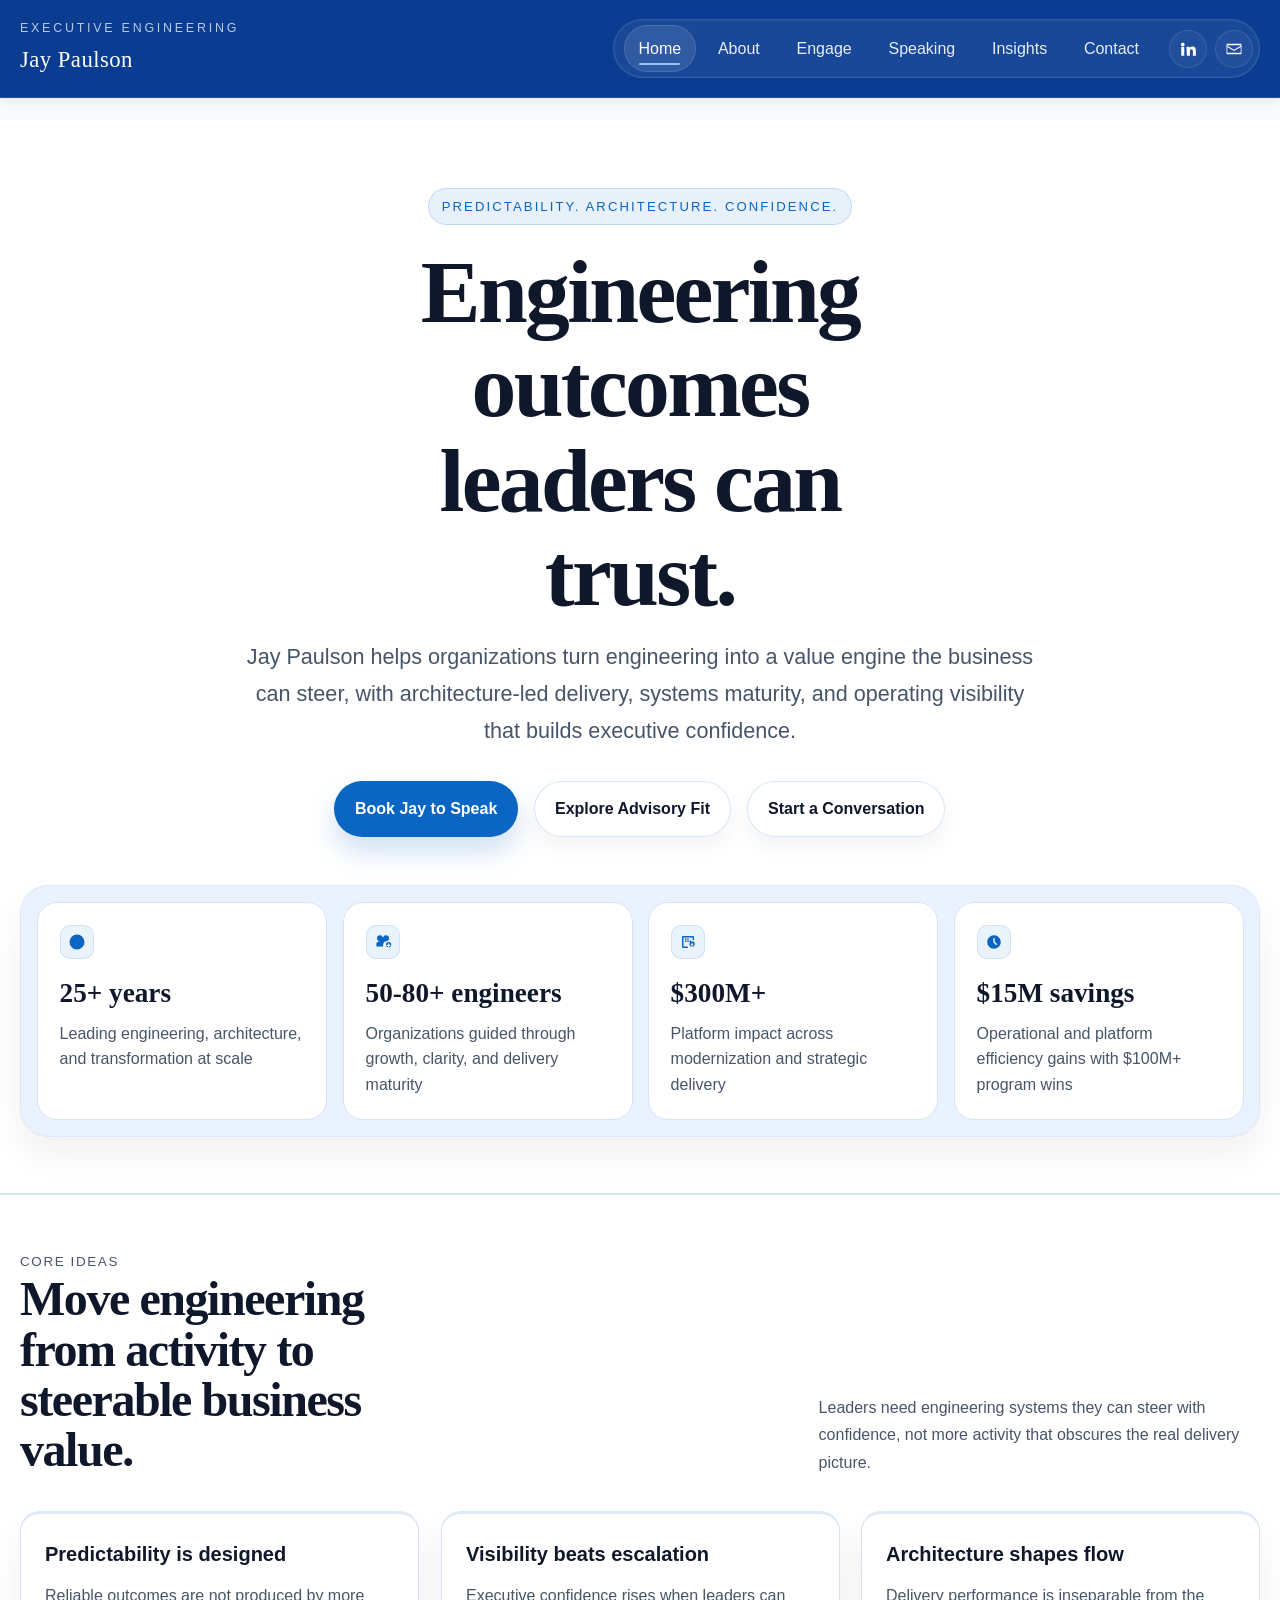
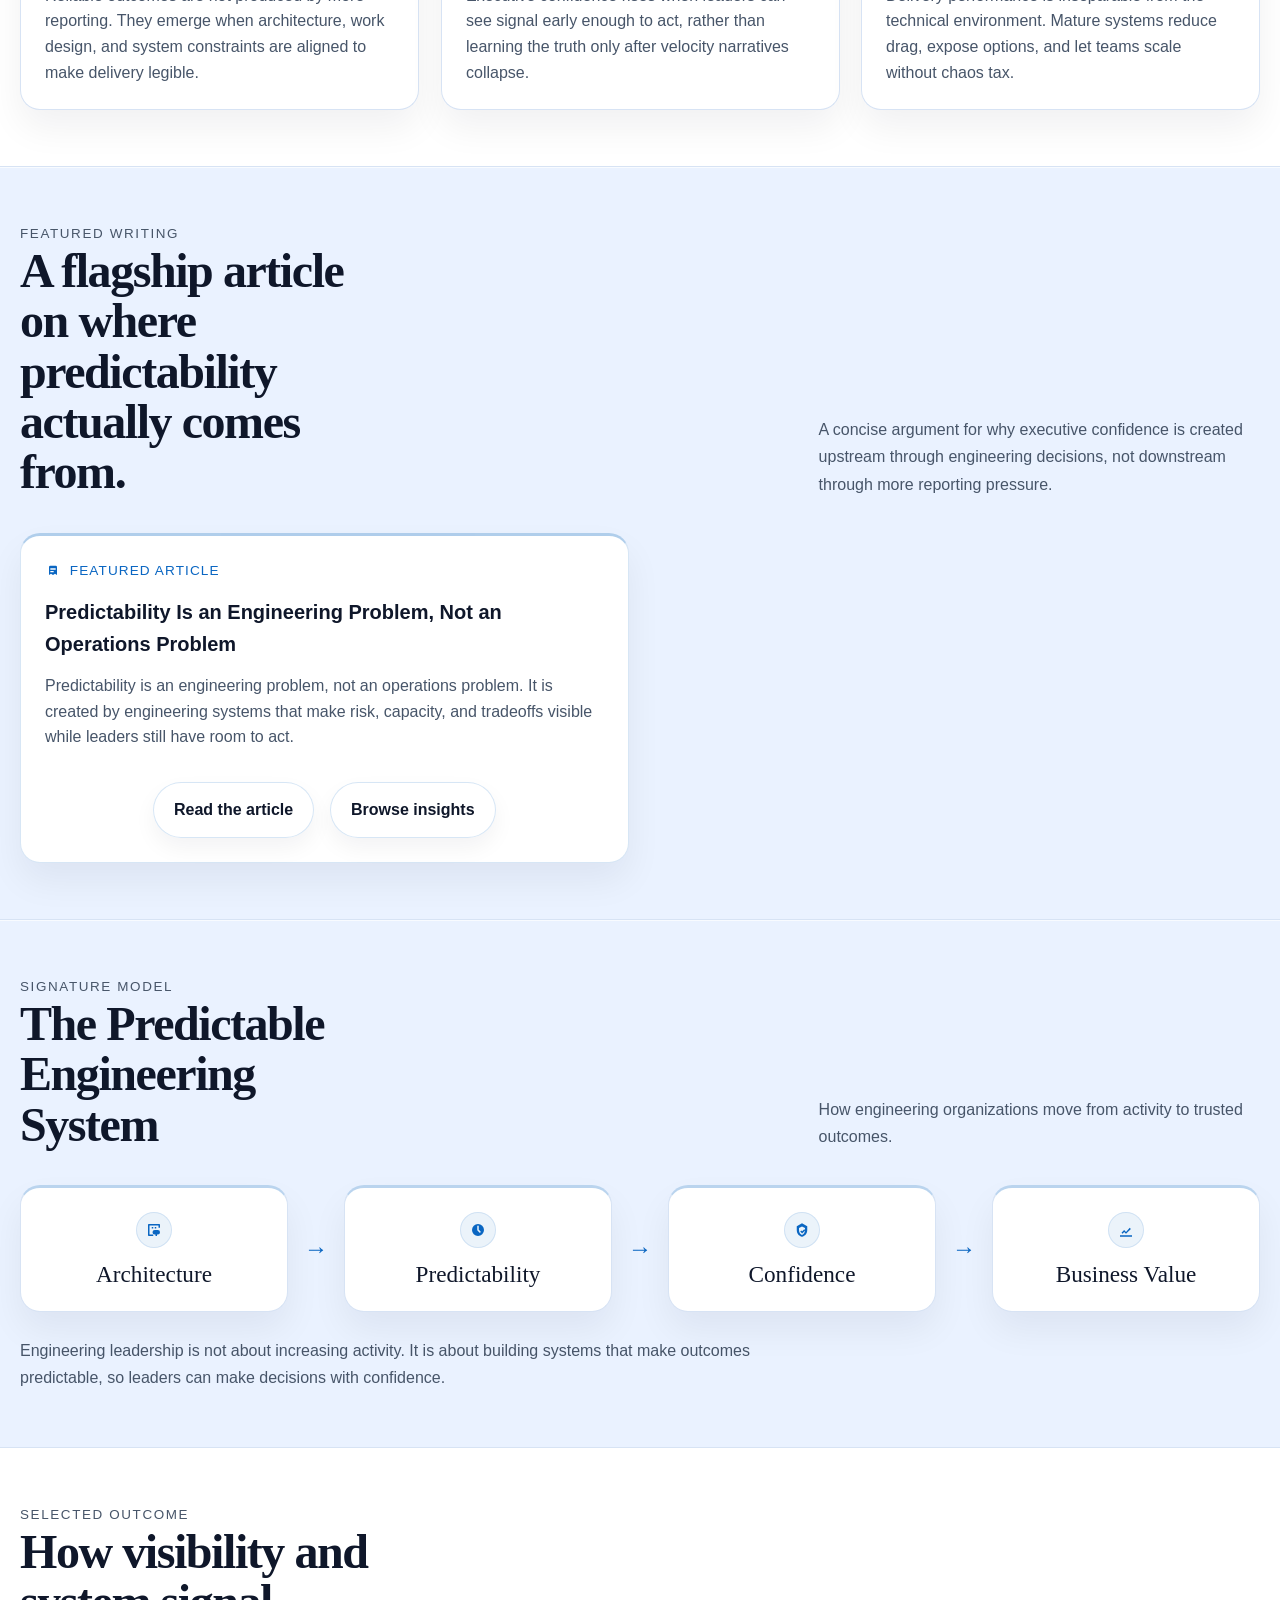
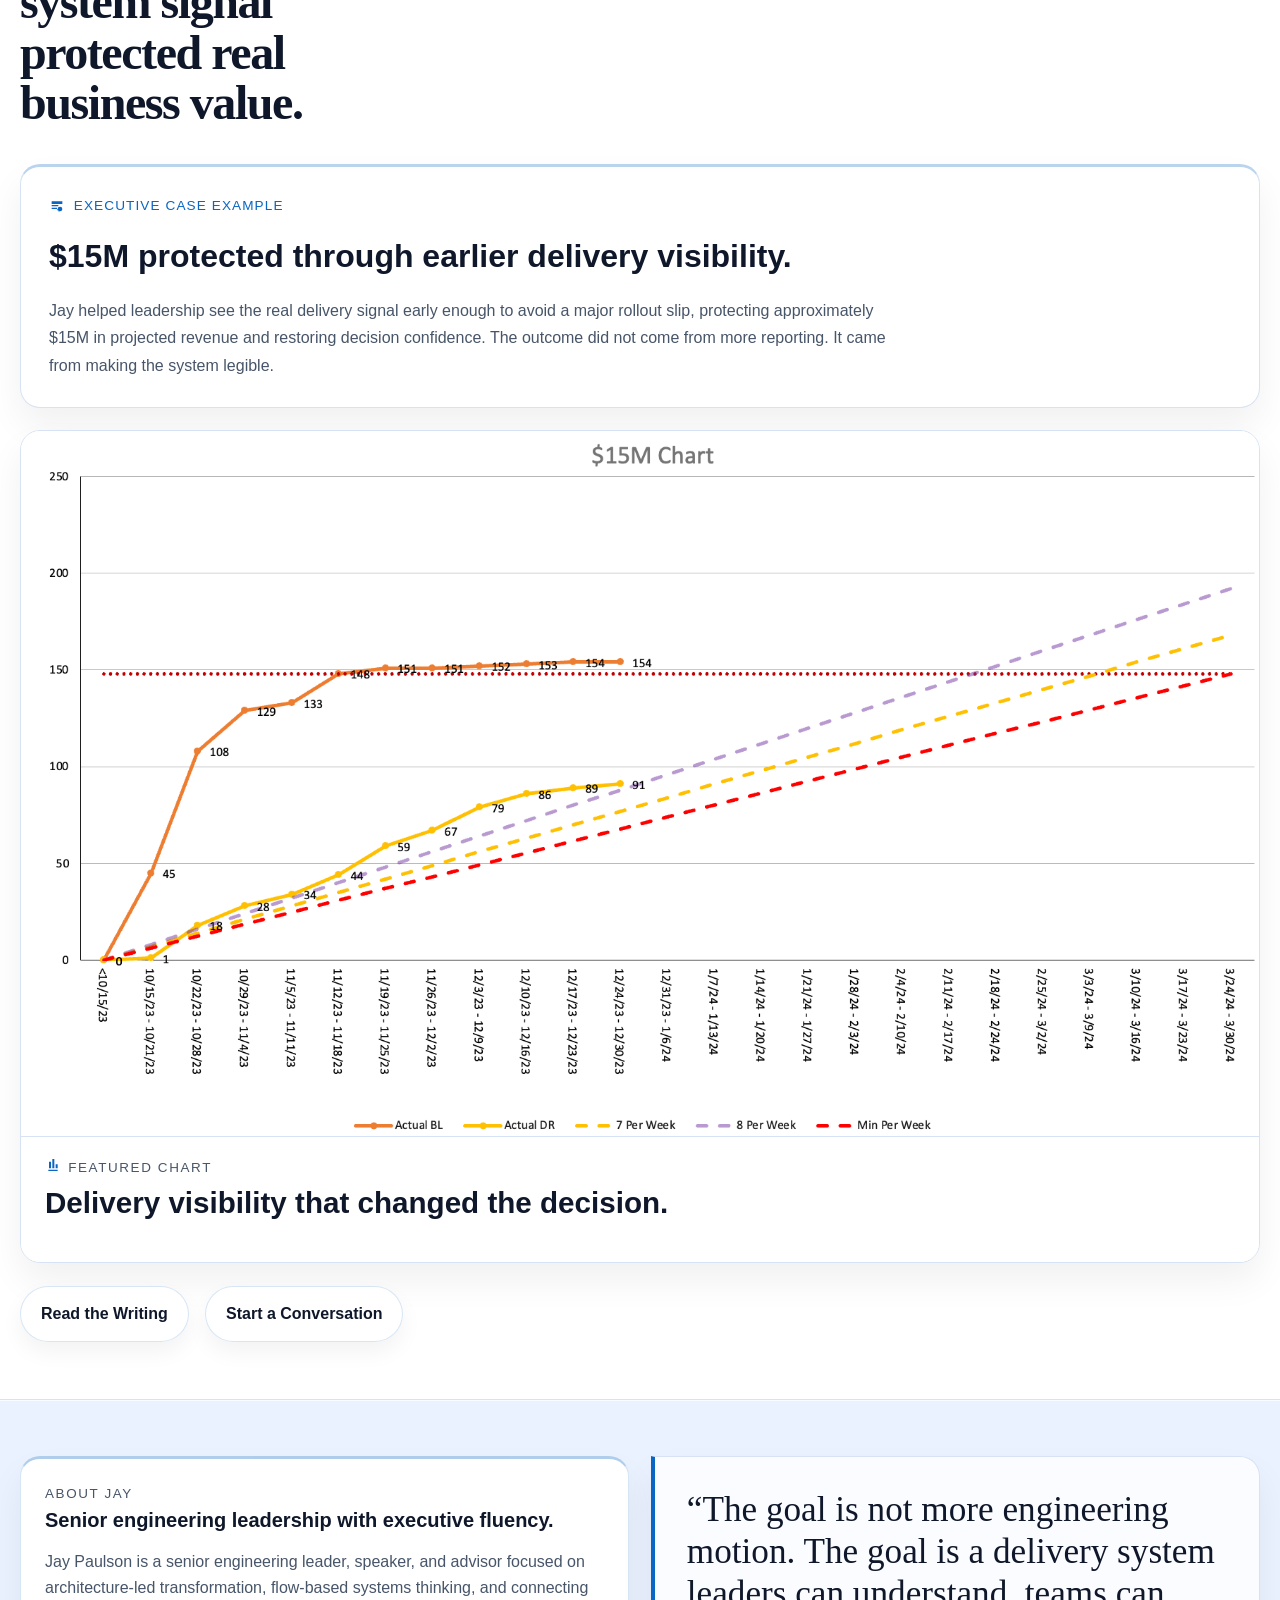
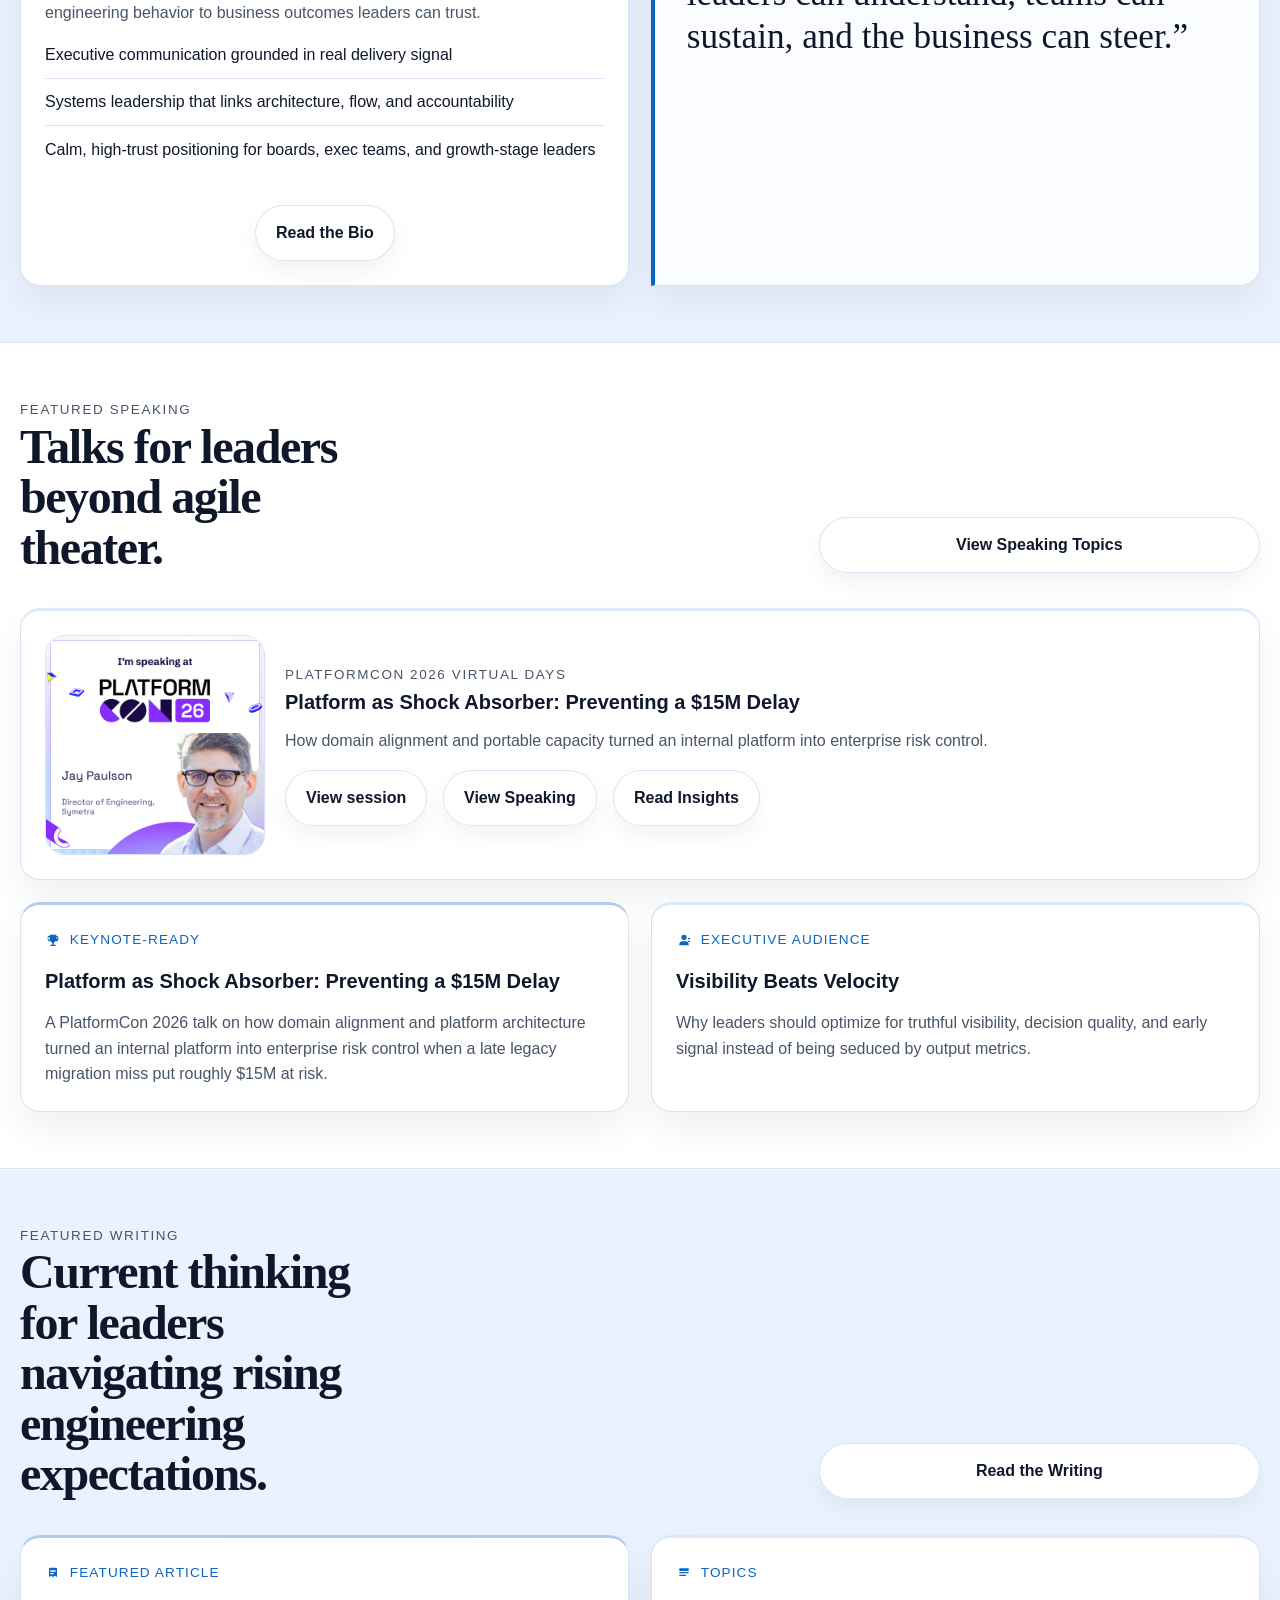
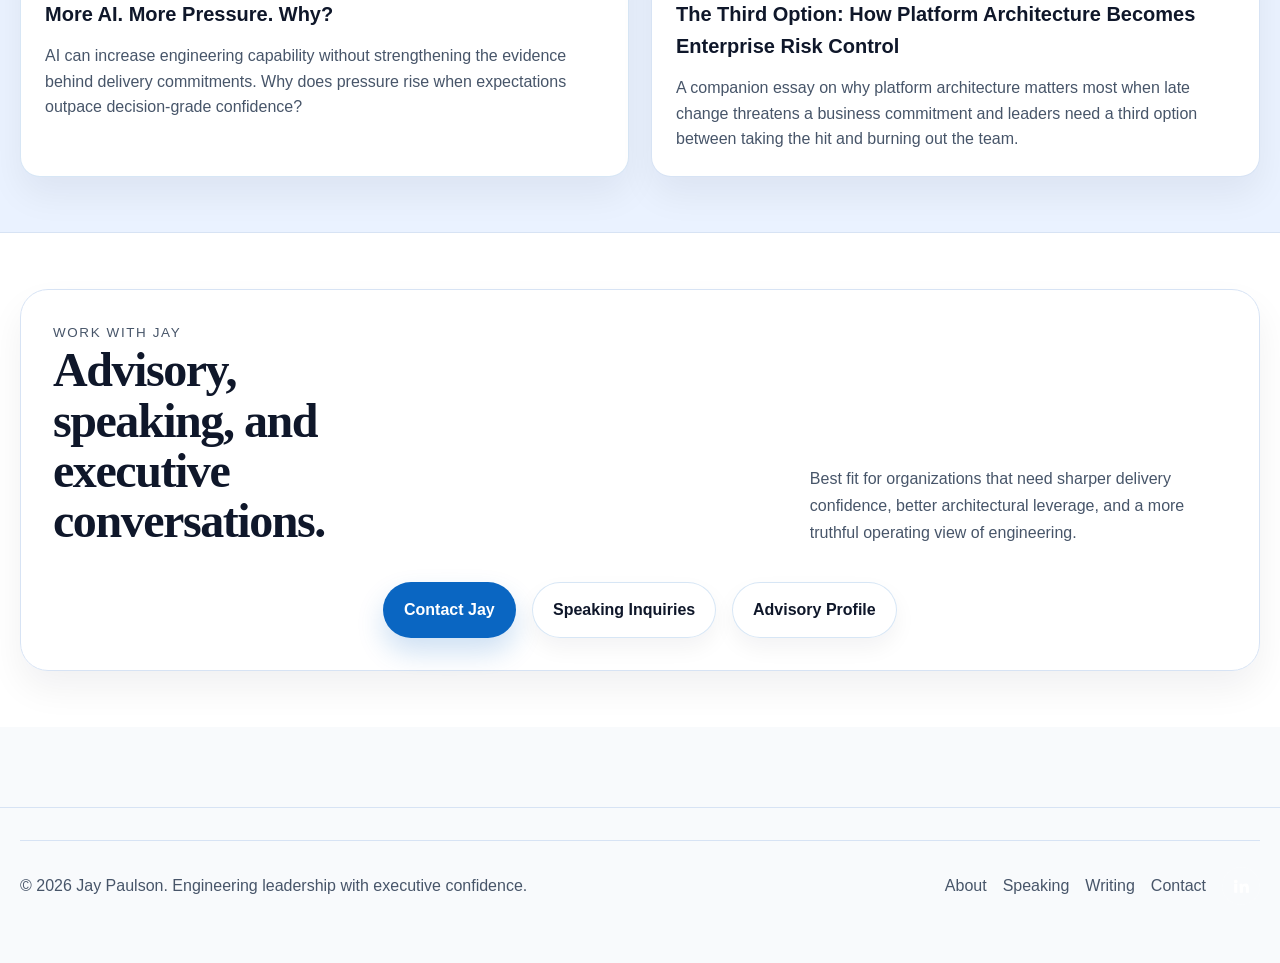
<file: index.html>
<!DOCTYPE html>
<html lang="en">
  <head>
    <meta charset="utf-8">
    <meta name="viewport" content="width=device-width, initial-scale=1">
    <title>Jay Paulson | Predictable Engineering Outcomes</title>
    <meta name="description" content="Jay Paulson helps leaders build predictable engineering outcomes through architecture, visibility, and executive-grade confidence without burning out teams.">
    <link rel="canonical" href="https://jaypaulson.co/">
    <meta property="og:title" content="Jay Paulson | Predictable Engineering Outcomes">
    <meta property="og:description" content="Senior engineering leader, speaker, and advisor helping organizations build predictable engineering outcomes through architecture, visibility, and executive confidence.">
    <meta property="og:type" content="website">
    <meta property="og:url" content="https://jaypaulson.co/">
    <meta property="og:site_name" content="Jay Paulson">
    <meta name="twitter:card" content="summary_large_image">
    <meta name="twitter:title" content="Jay Paulson | Predictable Engineering Outcomes">
    <meta name="twitter:description" content="Perspective on predictable engineering outcomes, architecture, visibility, and executive confidence.">
    <script async src="https://www.googletagmanager.com/gtag/js?id=G-854DFBSPWT"></script>
    <script>
      window.dataLayer = window.dataLayer || [];
      function gtag() { dataLayer.push(arguments); }
      gtag('js', new Date());
      gtag('config', 'G-854DFBSPWT');
    </script>
    <script type="application/ld+json">
      {
        "@context": "https://schema.org",
        "@graph": [
          {
            "@type": "Person",
            "name": "Jay Paulson",
            "url": "https://jaypaulson.co/",
            "sameAs": [
              "https://www.linkedin.com/in/paulsjv"
            ],
            "jobTitle": "Senior Engineering Leader, Speaker, and Advisor",
            "description": "Jay Paulson is focused on engineering predictability, architecture-led delivery, systems maturity, and executive confidence."
          },
          {
            "@type": "WebSite",
            "name": "Jay Paulson",
            "url": "https://jaypaulson.co/",
            "description": "Executive thought leadership on predictable engineering outcomes, architecture, visibility, and systems maturity."
          }
        ]
      }
    </script>
    <link rel="manifest" href="./site.webmanifest">
    <link rel="stylesheet" href="./styles.css">
    <script src="./script.js" defer></script>
  </head>
  <body data-page="home">
    <div class="site-shell">
      <header class="site-header">
        <div class="container">
          <a class="brand" href="./index.html" aria-label="Jay Paulson home">
            <span class="brand-mark">Executive Engineering</span>
            <span class="brand-name">Jay Paulson</span>
          </a>
          <button class="nav-toggle" type="button" aria-expanded="false" aria-controls="site-nav" aria-label="Toggle navigation">
            <span class="nav-toggle-bar"></span>
            <span class="nav-toggle-bar"></span>
            <span class="nav-toggle-bar"></span>
          </button>
          <div class="nav-group" id="site-nav">
            <nav class="nav" aria-label="Primary">
              <a href="./index.html" data-nav="home">Home</a>
              <a href="./about.html" data-nav="about">About</a>
              <a href="./work-with-jay.html" data-nav="work">Engage</a>
              <a href="./speaking.html" data-nav="speaking">Speaking</a>
              <a href="./writing.html" data-nav="writing">Insights</a>
              <a href="./contact.html" data-nav="contact">Contact</a>
            </nav>
            <div class="social-row" aria-label="Social links">
              <a class="social-link" href="https://www.linkedin.com/in/paulsjv" target="_blank" rel="noopener noreferrer" aria-label="Jay Paulson on LinkedIn">
                <svg viewBox="0 0 24 24" aria-hidden="true">
                  <path d="M4.98 3.5A2.48 2.48 0 1 1 5 8.46a2.48 2.48 0 0 1-.02-4.96ZM3 9h4v12H3zm7 0h3.83v1.64h.05c.53-1.01 1.84-2.08 3.79-2.08 4.05 0 4.8 2.67 4.8 6.13V21h-4v-5.53c0-1.32-.03-3.02-1.84-3.02-1.85 0-2.13 1.44-2.13 2.92V21h-4z"/>
                </svg>
              </a>
              <a class="social-link" href="./contact.html" aria-label="Contact Jay Paulson">
                <svg viewBox="0 0 24 24" aria-hidden="true">
                  <path d="M3 5h18a1 1 0 0 1 1 1v12a1 1 0 0 1-1 1H3a1 1 0 0 1-1-1V6a1 1 0 0 1 1-1Zm0 2v.51l9 5.4 9-5.4V7H3Zm18 10v-7.76l-8.49 5.1a1 1 0 0 1-1.02 0L3 9.24V17h18Z"/>
                </svg>
              </a>
            </div>
          </div>
        </div>
      </header>

      <main>
        <section class="hero">
          <div class="container">
            <span class="eyebrow">Predictability. Architecture. Confidence.</span>
            <h1>Engineering outcomes leaders can trust.</h1>
            <p class="lede">
              Jay Paulson helps organizations turn engineering into a value engine the business can steer, with architecture-led delivery, systems maturity, and operating visibility that builds executive confidence.
            </p>
            <div class="hero-actions">
              <a class="button" href="./speaking.html">Book Jay to Speak</a>
              <a class="button-secondary" href="./about.html">Explore Advisory Fit</a>
              <a class="button-secondary" href="./contact.html">Start a Conversation</a>
            </div>

            <div class="hero-panel">
              <div class="metrics">
                <div class="metric">
                  <div class="metric-icon" aria-hidden="true">
                    <svg viewBox="0 0 24 24"><path d="M12 8a1 1 0 0 1 1 1v3.38l2.24 1.29a1 1 0 1 1-1 1.74l-2.74-1.58A1 1 0 0 1 11 13V9a1 1 0 0 1 1-1Zm0-6a10 10 0 1 1 0 20 10 10 0 0 1 0-20Z"/></svg>
                  </div>
                  <strong>25+ years</strong>
                  <span>Leading engineering, architecture, and transformation at scale</span>
                </div>
                <div class="metric">
                  <div class="metric-icon" aria-hidden="true">
                    <svg viewBox="0 0 24 24"><path d="M16 11a4 4 0 1 0-3.87-5h-.26A4 4 0 1 0 8 11a5 5 0 0 0-5 5v1a1 1 0 0 0 1 1h8.2a6 6 0 0 1-.2-1.5A5.5 5.5 0 0 1 16 11Zm3.5 1a3.5 3.5 0 1 0 0 7 3.5 3.5 0 0 0 0-7Zm0 1.8a.8.8 0 0 1 .8.8v1.1h1.1a.8.8 0 0 1 0 1.6h-1.1v1.1a.8.8 0 0 1-1.6 0v-1.1h-1.1a.8.8 0 0 1 0-1.6h1.1v-1.1a.8.8 0 0 1 .8-.8Z"/></svg>
                  </div>
                  <strong>50-80+ engineers</strong>
                  <span>Organizations guided through growth, clarity, and delivery maturity</span>
                </div>
                <div class="metric">
                  <div class="metric-icon" aria-hidden="true">
                    <svg viewBox="0 0 24 24"><path d="M5 4h14a1 1 0 0 1 1 1v4.38a4.5 4.5 0 0 0-2-.37V6H6v12h5.55c.1.7.34 1.37.68 2H5a1 1 0 0 1-1-1V5a1 1 0 0 1 1-1Zm6 3h2v2h-2V7Zm-3 0h2v2H8V7Zm6 3h2v2h-2v-2Zm-3 0h2v2h-2v-2Zm-3 0h2v2H8v-2Zm9.5 1a3.5 3.5 0 1 1 0 7 3.5 3.5 0 0 1 0-7Zm0 1.75-2 3.75h4l-2-3.75Z"/></svg>
                  </div>
                  <strong>$300M+</strong>
                  <span>Platform impact across modernization and strategic delivery</span>
                </div>
                <div class="metric">
                  <div class="metric-icon" aria-hidden="true">
                    <svg viewBox="0 0 24 24"><path d="M12 3c4.97 0 9 4.03 9 9s-4.03 9-9 9-9-4.03-9-9 4.03-9 9-9Zm1 4.5a1 1 0 1 0-2 0V12c0 .27.1.52.29.71l3 3a1 1 0 0 0 1.42-1.42L13 11.59V7.5Z"/></svg>
                  </div>
                  <strong>$15M savings</strong>
                  <span>Operational and platform efficiency gains with $100M+ program wins</span>
                </div>
              </div>
            </div>
          </div>
        </section>

        <section class="section section-white">
          <div class="container">
            <div class="section-header">
              <div>
                <p class="kicker">Core Ideas</p>
                <h2>Move engineering from activity to steerable business value.</h2>
              </div>
              <p>
                Leaders need engineering systems they can steer with confidence, not more activity that obscures the real delivery picture.
              </p>
            </div>
            <div class="grid-3">
              <article class="card">
                <h3>Predictability is designed</h3>
                <p>
                  Reliable outcomes are not produced by more reporting. They emerge when architecture, work design, and system constraints are aligned to make delivery legible.
                </p>
              </article>
              <article class="card">
                <h3>Visibility beats escalation</h3>
                <p>
                  Executive confidence rises when leaders can see signal early enough to act, rather than learning the truth only after velocity narratives collapse.
                </p>
              </article>
              <article class="card">
                <h3>Architecture shapes flow</h3>
                <p>
                  Delivery performance is inseparable from the technical environment. Mature systems reduce drag, expose options, and let teams scale without chaos tax.
                </p>
              </article>
            </div>
          </div>
        </section>

        <section class="section section-tint">
          <div class="container">
            <div class="section-header">
              <div>
                <p class="kicker">Featured Writing</p>
                <h2>A flagship article on where predictability actually comes from.</h2>
              </div>
              <p>
                A concise argument for why executive confidence is created upstream through engineering decisions, not downstream through more reporting pressure.
              </p>
            </div>
            <div class="article-list">
              <article class="article-card featured">
                <div class="meta"><span class="meta-icon" aria-hidden="true"><svg viewBox="0 0 24 24"><path d="M6 4h10a2 2 0 0 1 2 2v12l-3-2-3 2-3-2-3 2V6a2 2 0 0 1 2-2Zm2 4v2h8V8H8Zm0 4v2h5v-2H8Z"/></svg></span>Featured article</div>
                <h3>Predictability Is an Engineering Problem, Not an Operations Problem</h3>
                <p>
                  Predictability is an engineering problem, not an operations problem. It is created by engineering systems that make risk, capacity, and tradeoffs visible while leaders still have room to act.
                </p>
                <div class="button-row">
                  <a class="button-secondary" href="./predictability-is-an-engineering-problem-not-an-operations-problem.html">Read the article</a>
                  <a class="button-secondary" href="./writing.html">Browse insights</a>
                </div>
              </article>
            </div>
          </div>
        </section>

        <section class="section section-tint">
          <div class="container">
            <div class="section-header">
              <div>
                <p class="kicker">Signature Model</p>
                <h2>The Predictable Engineering System</h2>
              </div>
              <p>How engineering organizations move from activity to trusted outcomes.</p>
            </div>
            <div class="signature-model">
              <div class="signature-stage">
                <span class="stage-icon" aria-hidden="true"><svg viewBox="0 0 24 24"><path d="M5 4h14a1 1 0 0 1 1 1v4h-2V6H6v12h5v2H5a1 1 0 0 1-1-1V5a1 1 0 0 1 1-1Zm8 4h2v2h-2V8Zm-4 0h2v2H9V8Zm8 4a3 3 0 1 1 0 6h-1v2h-2v-2h-1a3 3 0 1 1 0-6h4Z"/></svg></span>
                <span class="signature-label">Architecture</span>
              </div>
              <div class="signature-connector" aria-hidden="true">→</div>
              <div class="signature-stage">
                <span class="stage-icon" aria-hidden="true"><svg viewBox="0 0 24 24"><path d="M12 4a8 8 0 1 1-8 8 8 8 0 0 1 8-8Zm0 2a1 1 0 0 0-1 1v5c0 .27.1.52.29.71l2.5 2.5a1 1 0 0 0 1.42-1.42L13 11.59V7a1 1 0 0 0-1-1Z"/></svg></span>
                <span class="signature-label">Predictability</span>
              </div>
              <div class="signature-connector" aria-hidden="true">→</div>
              <div class="signature-stage">
                <span class="stage-icon" aria-hidden="true"><svg viewBox="0 0 24 24"><path d="m12 3 7 4v5c0 4.73-2.88 7.97-7 9-4.12-1.03-7-4.27-7-9V7l7-4Zm0 4.18L8 9.47v2.45c0 3.36 1.83 5.91 4 6.76 2.17-.85 4-3.4 4-6.76V9.47l-4-2.29Zm-1 5.32 1.2 1.2 2.8-2.8 1.4 1.4-4.2 4.2L9.6 13.9l1.4-1.4Z"/></svg></span>
                <span class="signature-label">Confidence</span>
              </div>
              <div class="signature-connector" aria-hidden="true">→</div>
              <div class="signature-stage">
                <span class="stage-icon" aria-hidden="true"><svg viewBox="0 0 24 24"><path d="M4 19h16v2H4v-2Zm2-3.5 3.5-3.5 2.5 2.5L17 9l1.5 1.5-6.5 6.5-2.5-2.5L7.5 17 6 15.5Z"/></svg></span>
                <span class="signature-label">Business Value</span>
              </div>
            </div>
            <p class="signature-copy">
              Engineering leadership is not about increasing activity. It is about building systems that make outcomes predictable, so leaders can make decisions with confidence.
            </p>
          </div>
        </section>

        <section class="section section-white">
          <div class="container">
            <div class="section-header">
              <div>
                <p class="kicker">Selected Outcome</p>
                <h2>How visibility and system signal protected real business value.</h2>
              </div>
            </div>
            <div class="proof-layout">
              <div class="proof-card">
                <div class="meta"><span class="meta-icon" aria-hidden="true"><svg viewBox="0 0 24 24"><path d="M4 5h16v4H4V5Zm0 5.5h10v2H4v-2Zm0 4h8v2H4v-2Zm12.5-1.5a3.5 3.5 0 1 1 0 7 3.5 3.5 0 0 1 0-7Zm-.75 1.75v2h2v1.5h-2v2h-1.5v-2h-2v-1.5h2v-2h1.5Z"/></svg></span>Executive case example</div>
                <h3>$15M protected through earlier delivery visibility.</h3>
                <p>
                  Jay helped leadership see the real delivery signal early enough to avoid a major rollout slip, protecting approximately $15M in projected revenue and restoring decision confidence. The outcome did not come from more reporting. It came from making the system legible.
                </p>
              </div>
              <figure class="chart-placeholder">
                <img src="./images/15M-chart.png" alt="Delivery visibility chart showing how earlier signal protected $15M in projected revenue">
                <figcaption class="chart-placeholder-inner">
                  <p class="kicker"><span class="kicker-icon" aria-hidden="true"><svg viewBox="0 0 24 24"><path d="M5 19h14v2H5v-2Zm1-2V7h3v10H6Zm5 0V3h3v14h-3Zm5 0v-6h3v6h-3Z"/></svg></span>Featured chart</p>
                  <h3>Delivery visibility that changed the decision.</h3>
                </figcaption>
              </figure>
            </div>
            <div class="button-row proof-actions">
              <a class="button-secondary" href="./writing.html">Read the Writing</a>
              <a class="button-secondary" href="./contact.html">Start a Conversation</a>
            </div>
          </div>
        </section>

        <section class="section section-tint">
          <div class="container grid-2">
            <div class="about-snapshot card">
              <p class="kicker">About Jay</p>
              <h3>Senior engineering leadership with executive fluency.</h3>
              <p>
                Jay Paulson is a senior engineering leader, speaker, and advisor focused on architecture-led transformation, flow-based systems thinking, and connecting engineering behavior to business outcomes leaders can trust.
              </p>
              <ul class="list">
                <li>Executive communication grounded in real delivery signal</li>
                <li>Systems leadership that links architecture, flow, and accountability</li>
                <li>Calm, high-trust positioning for boards, exec teams, and growth-stage leaders</li>
              </ul>
              <div class="button-row">
                <a class="button-secondary" href="./about.html">Read the Bio</a>
              </div>
            </div>
            <aside class="pull-quote">
              “The goal is not more engineering motion. The goal is a delivery system leaders can understand, teams can sustain, and the business can steer.”
            </aside>
          </div>
        </section>

        <section class="section section-white">
          <div class="container">
            <div class="section-header">
              <div>
                <p class="kicker">Featured Speaking</p>
                <h2>Talks for leaders beyond agile theater.</h2>
              </div>
              <a class="button-secondary" href="./speaking.html">View Speaking Topics</a>
            </div>
            <article class="speaking-teaser card">
              <div class="speaking-teaser-media" aria-hidden="true">
                <img src="./images/PlatformCon-2026-Jay-Paulson.jpg" alt="">
              </div>
              <div class="speaking-teaser-copy">
                <p class="kicker">PlatformCon 2026 Virtual Days</p>
                <h3>Platform as Shock Absorber: Preventing a $15M Delay</h3>
                <p>How domain alignment and portable capacity turned an internal platform into enterprise risk control.</p>
                <div class="button-row">
                  <a class="button-secondary" href="https://platformcon.com/sessions/platform-as-shock-absorber-preventing-a-15m-delay" target="_blank" rel="noopener noreferrer">View session</a>
                  <a class="button-secondary" href="./speaking.html">View Speaking</a>
                  <a class="button-secondary" href="./the-third-option-how-platform-architecture-becomes-enterprise-risk-control.html">Read Insights</a>
                </div>
              </div>
            </article>
            <div class="talk-list">
              <article class="talk-card featured">
                <div class="meta"><span class="meta-icon" aria-hidden="true"><svg viewBox="0 0 24 24"><path d="M7 4h10v2h1a2 2 0 0 1 2 2v2a4 4 0 0 1-4 4h-1.1A4.99 4.99 0 0 1 13 16.9V19h3v2H8v-2h3v-2.1A4.99 4.99 0 0 1 9.1 14H8a4 4 0 0 1-4-4V8a2 2 0 0 1 2-2h1V4Zm10 4v2a2 2 0 0 0 2-2V8h-2ZM7 8H5v2a2 2 0 0 0 2 2V8Z"/></svg></span>Keynote-ready</div>
                <h3>Platform as Shock Absorber: Preventing a $15M Delay</h3>
                <p>
                  A PlatformCon 2026 talk on how domain alignment and platform architecture turned an internal platform into enterprise risk control when a late legacy migration miss put roughly $15M at risk.
                </p>
              </article>
              <article class="talk-card">
                <div class="meta"><span class="meta-icon" aria-hidden="true"><svg viewBox="0 0 24 24"><path d="M12 12a4 4 0 1 0-4-4 4 4 0 0 0 4 4Zm-7 8v-1a5 5 0 0 1 5-5h4a5 5 0 0 1 5 5v1H5Zm13-11h3v2h-3V9Zm0 4h3v2h-3v-2Z"/></svg></span>Executive audience</div>
                <h3>Visibility Beats Velocity</h3>
                <p>
                  Why leaders should optimize for truthful visibility, decision quality, and early signal instead of being seduced by output metrics.
                </p>
              </article>
            </div>
          </div>
        </section>

        <section class="section section-tint">
          <div class="container">
            <div class="section-header">
              <div>
                <p class="kicker">Featured Writing</p>
                <h2>Current thinking for leaders navigating rising engineering expectations.</h2>
              </div>
              <a class="button-secondary" href="./writing.html">Read the Writing</a>
            </div>
            <div class="article-list">
              <article class="article-card featured">
                <div class="meta"><span class="meta-icon" aria-hidden="true"><svg viewBox="0 0 24 24"><path d="M6 4h10a2 2 0 0 1 2 2v12l-3-2-3 2-3-2-3 2V6a2 2 0 0 1 2-2Zm2 4v2h8V8H8Zm0 4v2h5v-2H8Z"/></svg></span>Featured article</div>
                <h3><a href="./more-ai-more-pressure-why.html">More AI. More Pressure. Why?</a></h3>
                <p>
                  AI can increase engineering capability without strengthening the evidence behind delivery commitments. Why does pressure rise when expectations outpace decision-grade confidence?
                </p>
              </article>
              <article class="article-card">
                <div class="meta"><span class="meta-icon" aria-hidden="true"><svg viewBox="0 0 24 24"><path d="M5 5h14v4H5V5Zm0 5.5h14v2H5v-2Zm0 4h10v2H5v-2Z"/></svg></span>Topics</div>
                <h3><a href="./the-third-option-how-platform-architecture-becomes-enterprise-risk-control.html">The Third Option: How Platform Architecture Becomes Enterprise Risk Control</a></h3>
                <p>
                  A companion essay on why platform architecture matters most when late change threatens a business commitment and leaders need a third option between taking the hit and burning out the team.
                </p>
              </article>
            </div>
          </div>
        </section>

        <section class="section section-white">
          <div class="container panel" style="padding: 2rem;">
            <div class="section-header">
              <div>
                <p class="kicker">Work With Jay</p>
                <h2>Advisory, speaking, and executive conversations.</h2>
              </div>
              <p>
                Best fit for organizations that need sharper delivery confidence, better architectural leverage, and a more truthful operating view of engineering.
              </p>
            </div>
            <div class="button-row">
              <a class="button" href="./contact.html">Contact Jay</a>
              <a class="button-secondary" href="./speaking.html">Speaking Inquiries</a>
              <a class="button-secondary" href="./about.html">Advisory Profile</a>
            </div>
          </div>
        </section>
      </main>

      <footer class="site-footer">
        <div class="container footer-inner">
          <p>© <span data-year></span> Jay Paulson. Engineering leadership with executive confidence.</p>
          <div class="footer-links">
            <a href="./about.html">About</a>
            <a href="./speaking.html">Speaking</a>
            <a href="./writing.html">Writing</a>
            <a href="./contact.html">Contact</a>
            <a class="social-link" href="https://www.linkedin.com/in/paulsjv" target="_blank" rel="noopener noreferrer" aria-label="Jay Paulson on LinkedIn">
              <svg viewBox="0 0 24 24" aria-hidden="true">
                <path d="M4.98 3.5A2.48 2.48 0 1 1 5 8.46a2.48 2.48 0 0 1-.02-4.96ZM3 9h4v12H3zm7 0h3.83v1.64h.05c.53-1.01 1.84-2.08 3.79-2.08 4.05 0 4.8 2.67 4.8 6.13V21h-4v-5.53c0-1.32-.03-3.02-1.84-3.02-1.85 0-2.13 1.44-2.13 2.92V21h-4z"/>
              </svg>
            </a>
          </div>
        </div>
      </footer>
    </div>
  </body>
</html>
</file>
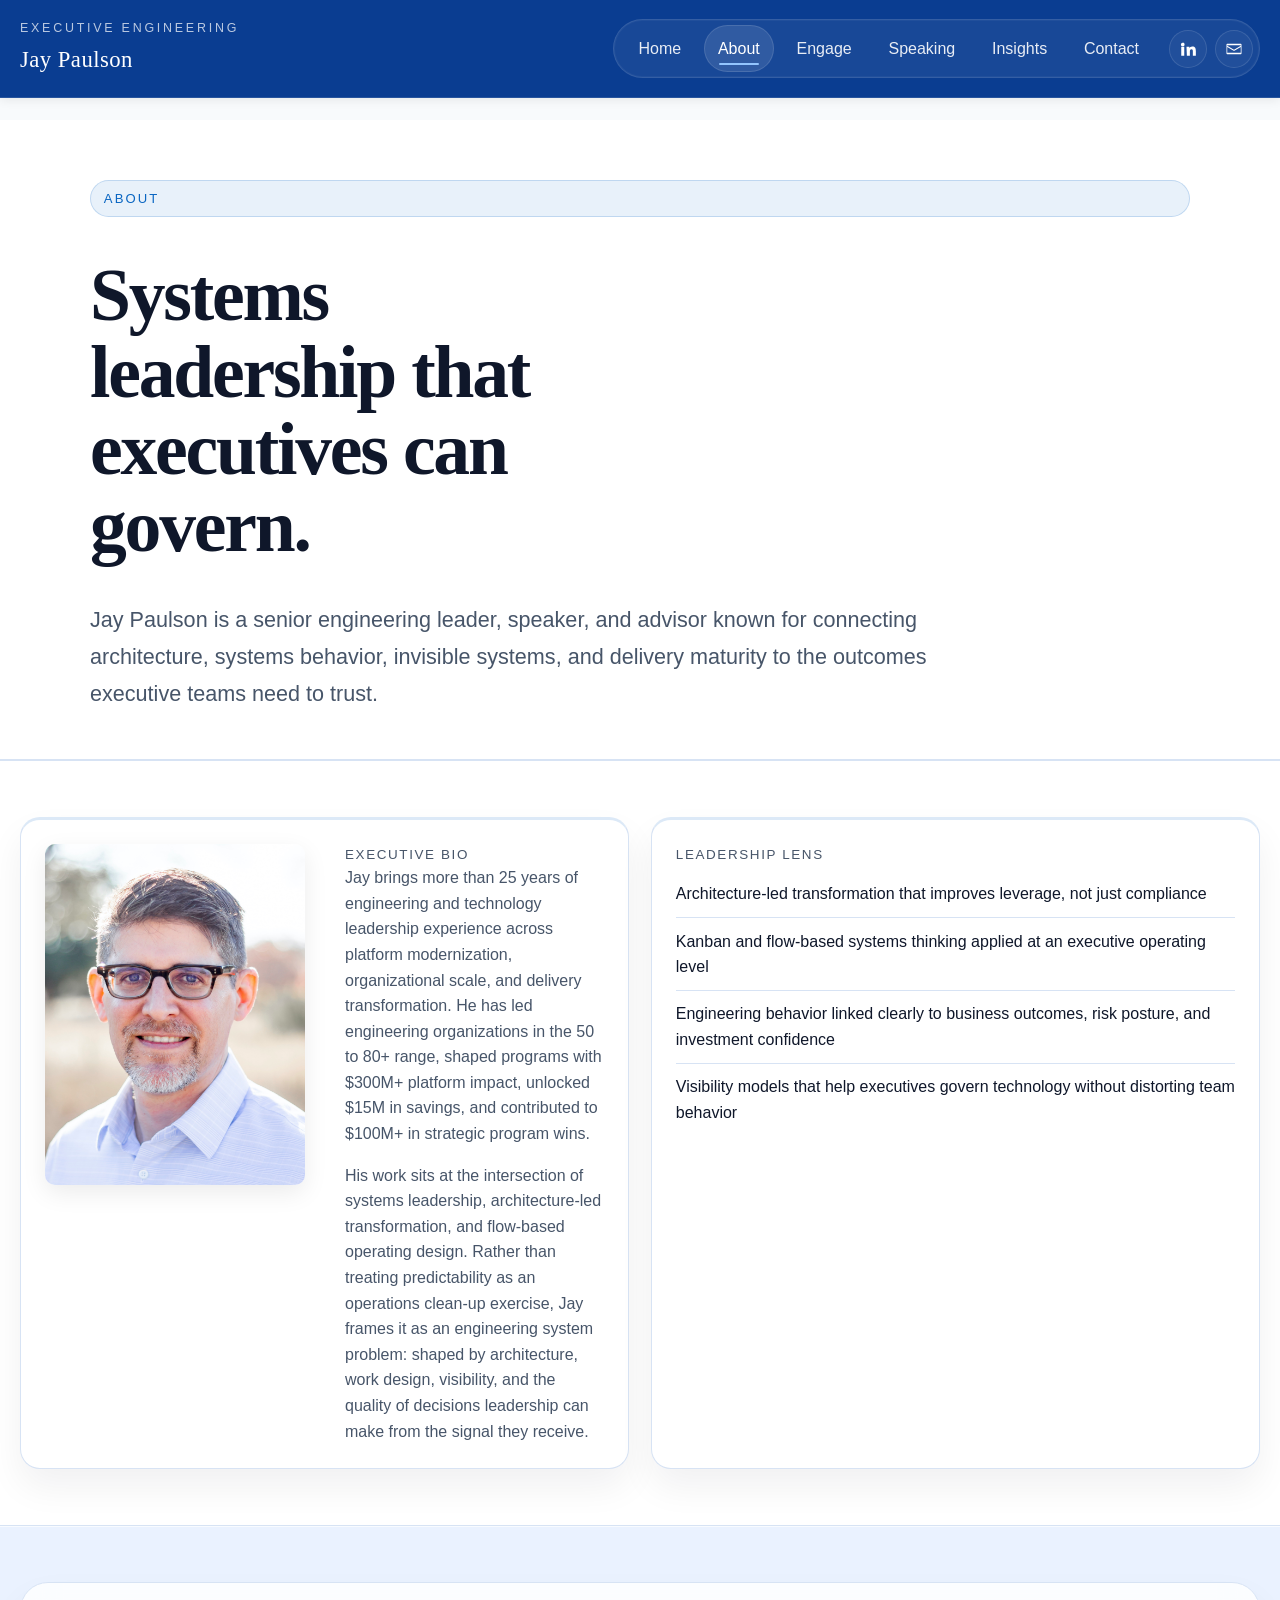
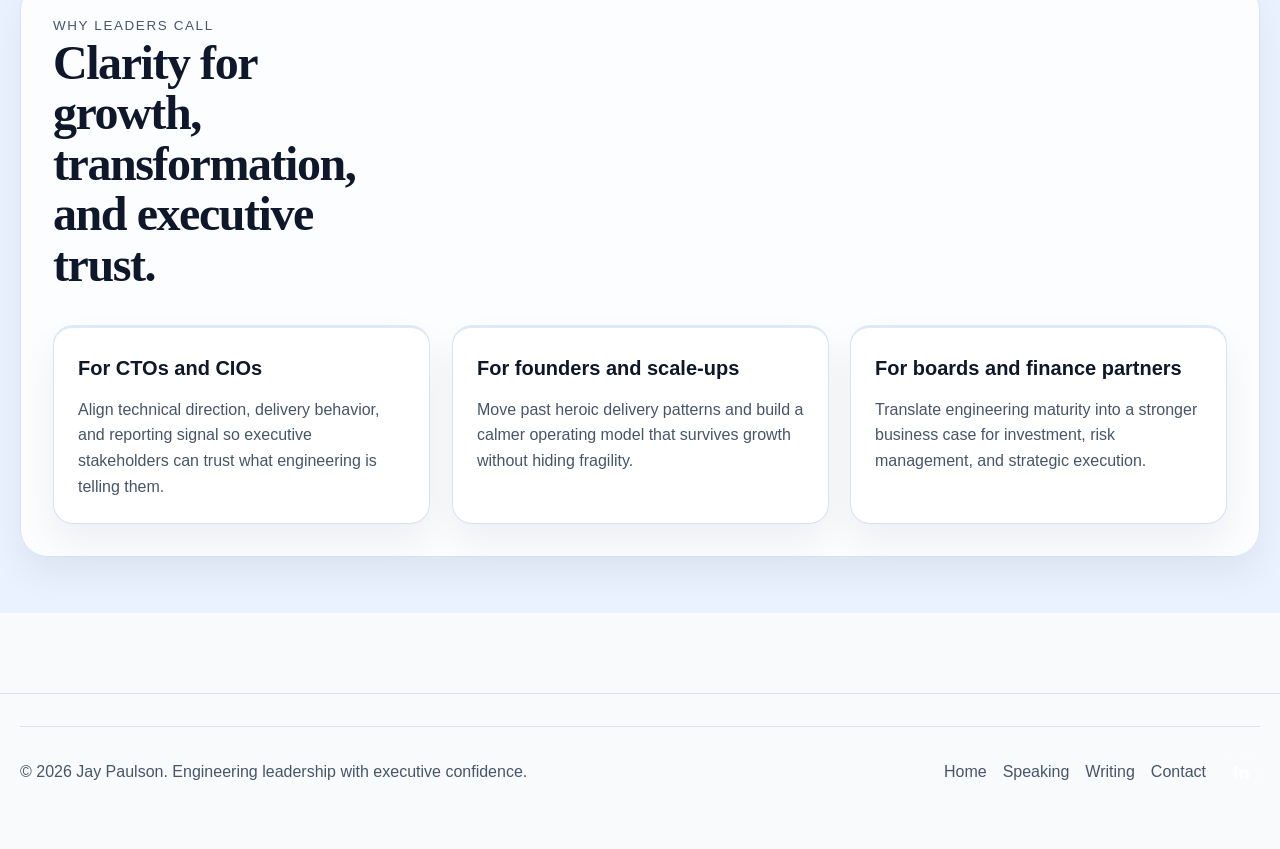
<file: about.html>
<!DOCTYPE html>
<html lang="en">
  <head>
    <meta charset="utf-8">
    <meta name="viewport" content="width=device-width, initial-scale=1">
    <title>About Jay Paulson | Engineering Leadership, Predictability, and Architecture</title>
    <meta name="description" content="Learn how Jay Paulson connects engineering leadership, predictability, architecture, and invisible systems to clearer executive decisions and stronger delivery confidence.">
    <link rel="canonical" href="https://jaypaulson.co/about.html">
    <meta property="og:title" content="About Jay Paulson | Engineering Leadership, Predictability, and Architecture">
    <meta property="og:description" content="Executive bio for Jay Paulson on engineering leadership, predictability, architecture, and invisible systems.">
    <meta property="og:type" content="website">
    <meta property="og:url" content="https://jaypaulson.co/about.html">
    <meta name="twitter:card" content="summary_large_image">
    <meta name="twitter:title" content="About Jay Paulson | Engineering Leadership, Predictability, and Architecture">
    <meta name="twitter:description" content="Executive bio for Jay Paulson on engineering leadership, predictability, architecture, and invisible systems.">
    <script async src="https://www.googletagmanager.com/gtag/js?id=G-854DFBSPWT"></script>
    <script>
      window.dataLayer = window.dataLayer || [];
      function gtag() { dataLayer.push(arguments); }
      gtag('js', new Date());
      gtag('config', 'G-854DFBSPWT');
    </script>
    <link rel="manifest" href="./site.webmanifest">
    <link rel="stylesheet" href="./styles.css">
    <script src="./script.js" defer></script>
  </head>
  <body data-page="about">
    <div class="site-shell">
      <header class="site-header">
        <div class="container">
          <a class="brand" href="./index.html" aria-label="Jay Paulson home">
            <span class="brand-mark">Executive Engineering</span>
            <span class="brand-name">Jay Paulson</span>
          </a>
          <button class="nav-toggle" type="button" aria-expanded="false" aria-controls="site-nav" aria-label="Toggle navigation">
            <span class="nav-toggle-bar"></span>
            <span class="nav-toggle-bar"></span>
            <span class="nav-toggle-bar"></span>
          </button>
          <div class="nav-group" id="site-nav">
            <nav class="nav" aria-label="Primary">
              <a href="./index.html" data-nav="home">Home</a>
              <a href="./about.html" data-nav="about">About</a>
              <a href="./work-with-jay.html" data-nav="work">Engage</a>
              <a href="./speaking.html" data-nav="speaking">Speaking</a>
              <a href="./writing.html" data-nav="writing">Insights</a>
              <a href="./contact.html" data-nav="contact">Contact</a>
            </nav>
            <div class="social-row" aria-label="Social links">
              <a class="social-link" href="https://www.linkedin.com/in/paulsjv" target="_blank" rel="noopener noreferrer" aria-label="Jay Paulson on LinkedIn">
                <svg viewBox="0 0 24 24" aria-hidden="true">
                  <path d="M4.98 3.5A2.48 2.48 0 1 1 5 8.46a2.48 2.48 0 0 1-.02-4.96ZM3 9h4v12H3zm7 0h3.83v1.64h.05c.53-1.01 1.84-2.08 3.79-2.08 4.05 0 4.8 2.67 4.8 6.13V21h-4v-5.53c0-1.32-.03-3.02-1.84-3.02-1.85 0-2.13 1.44-2.13 2.92V21h-4z"/>
                </svg>
              </a>
              <a class="social-link" href="./contact.html" aria-label="Contact Jay Paulson">
                <svg viewBox="0 0 24 24" aria-hidden="true">
                  <path d="M3 5h18a1 1 0 0 1 1 1v12a1 1 0 0 1-1 1H3a1 1 0 0 1-1-1V6a1 1 0 0 1 1-1Zm0 2v.51l9 5.4 9-5.4V7H3Zm18 10v-7.76l-8.49 5.1a1 1 0 0 1-1.02 0L3 9.24V17h18Z"/>
                </svg>
              </a>
            </div>
          </div>
        </div>
      </header>

      <main>
        <section class="page-hero">
          <div class="container content-stack">
            <span class="eyebrow">About</span>
            <h1>Systems leadership that executives can govern.</h1>
            <p class="lede">
              Jay Paulson is a senior engineering leader, speaker, and advisor known for connecting architecture, systems behavior, invisible systems, and delivery maturity to the outcomes executive teams need to trust.
            </p>
          </div>
        </section>

        <section class="section section-white">
          <div class="container grid-2">
            <article class="card about-container">
              <div class="about-photo">
                <img src="images/jay-paulson.jpg" alt="Jay Paulson">
              </div>
              <div>
                <p class="kicker">Executive Bio</p>
                <p class="list-copy">
                  Jay brings more than 25 years of engineering and technology leadership experience across platform modernization, organizational scale, and delivery transformation. He has led engineering organizations in the 50 to 80+ range, shaped programs with $300M+ platform impact, unlocked $15M in savings, and contributed to $100M+ in strategic program wins.
                </p>
                <p class="list-copy" style="margin-top: 1rem;">
                  His work sits at the intersection of systems leadership, architecture-led transformation, and flow-based operating design. Rather than treating predictability as an operations clean-up exercise, Jay frames it as an engineering system problem: shaped by architecture, work design, visibility, and the quality of decisions leadership can make from the signal they receive.
                </p>
              </div>
            </article>
            <article class="card">
              <p class="kicker">Leadership Lens</p>
              <ul class="list">
                <li>Architecture-led transformation that improves leverage, not just compliance</li>
                <li>Kanban and flow-based systems thinking applied at an executive operating level</li>
                <li>Engineering behavior linked clearly to business outcomes, risk posture, and investment confidence</li>
                <li>Visibility models that help executives govern technology without distorting team behavior</li>
              </ul>
            </article>
          </div>
        </section>

        <section class="section section-tint">
          <div class="container panel" style="padding: 2rem;">
            <div class="section-header">
              <div>
                <p class="kicker">Why Leaders Call</p>
                <h2>Clarity for growth, transformation, and executive trust.</h2>
              </div>
            </div>
            <div class="grid-3">
              <article class="card">
                <h3>For CTOs and CIOs</h3>
                <p>
                  Align technical direction, delivery behavior, and reporting signal so executive stakeholders can trust what engineering is telling them.
                </p>
              </article>
              <article class="card">
                <h3>For founders and scale-ups</h3>
                <p>
                  Move past heroic delivery patterns and build a calmer operating model that survives growth without hiding fragility.
                </p>
              </article>
              <article class="card">
                <h3>For boards and finance partners</h3>
                <p>
                  Translate engineering maturity into a stronger business case for investment, risk management, and strategic execution.
                </p>
              </article>
            </div>
          </div>
        </section>
      </main>

      <footer class="site-footer">
        <div class="container footer-inner">
          <p>© <span data-year></span> Jay Paulson. Engineering leadership with executive confidence.</p>
          <div class="footer-links">
            <a href="./index.html">Home</a>
            <a href="./speaking.html">Speaking</a>
            <a href="./writing.html">Writing</a>
            <a href="./contact.html">Contact</a>
            <a class="social-link" href="https://www.linkedin.com/in/paulsjv" target="_blank" rel="noopener noreferrer" aria-label="Jay Paulson on LinkedIn">
              <svg viewBox="0 0 24 24" aria-hidden="true">
                <path d="M4.98 3.5A2.48 2.48 0 1 1 5 8.46a2.48 2.48 0 0 1-.02-4.96ZM3 9h4v12H3zm7 0h3.83v1.64h.05c.53-1.01 1.84-2.08 3.79-2.08 4.05 0 4.8 2.67 4.8 6.13V21h-4v-5.53c0-1.32-.03-3.02-1.84-3.02-1.85 0-2.13 1.44-2.13 2.92V21h-4z"/>
              </svg>
            </a>
          </div>
        </div>
      </footer>
    </div>
  </body>
</html>
</file>
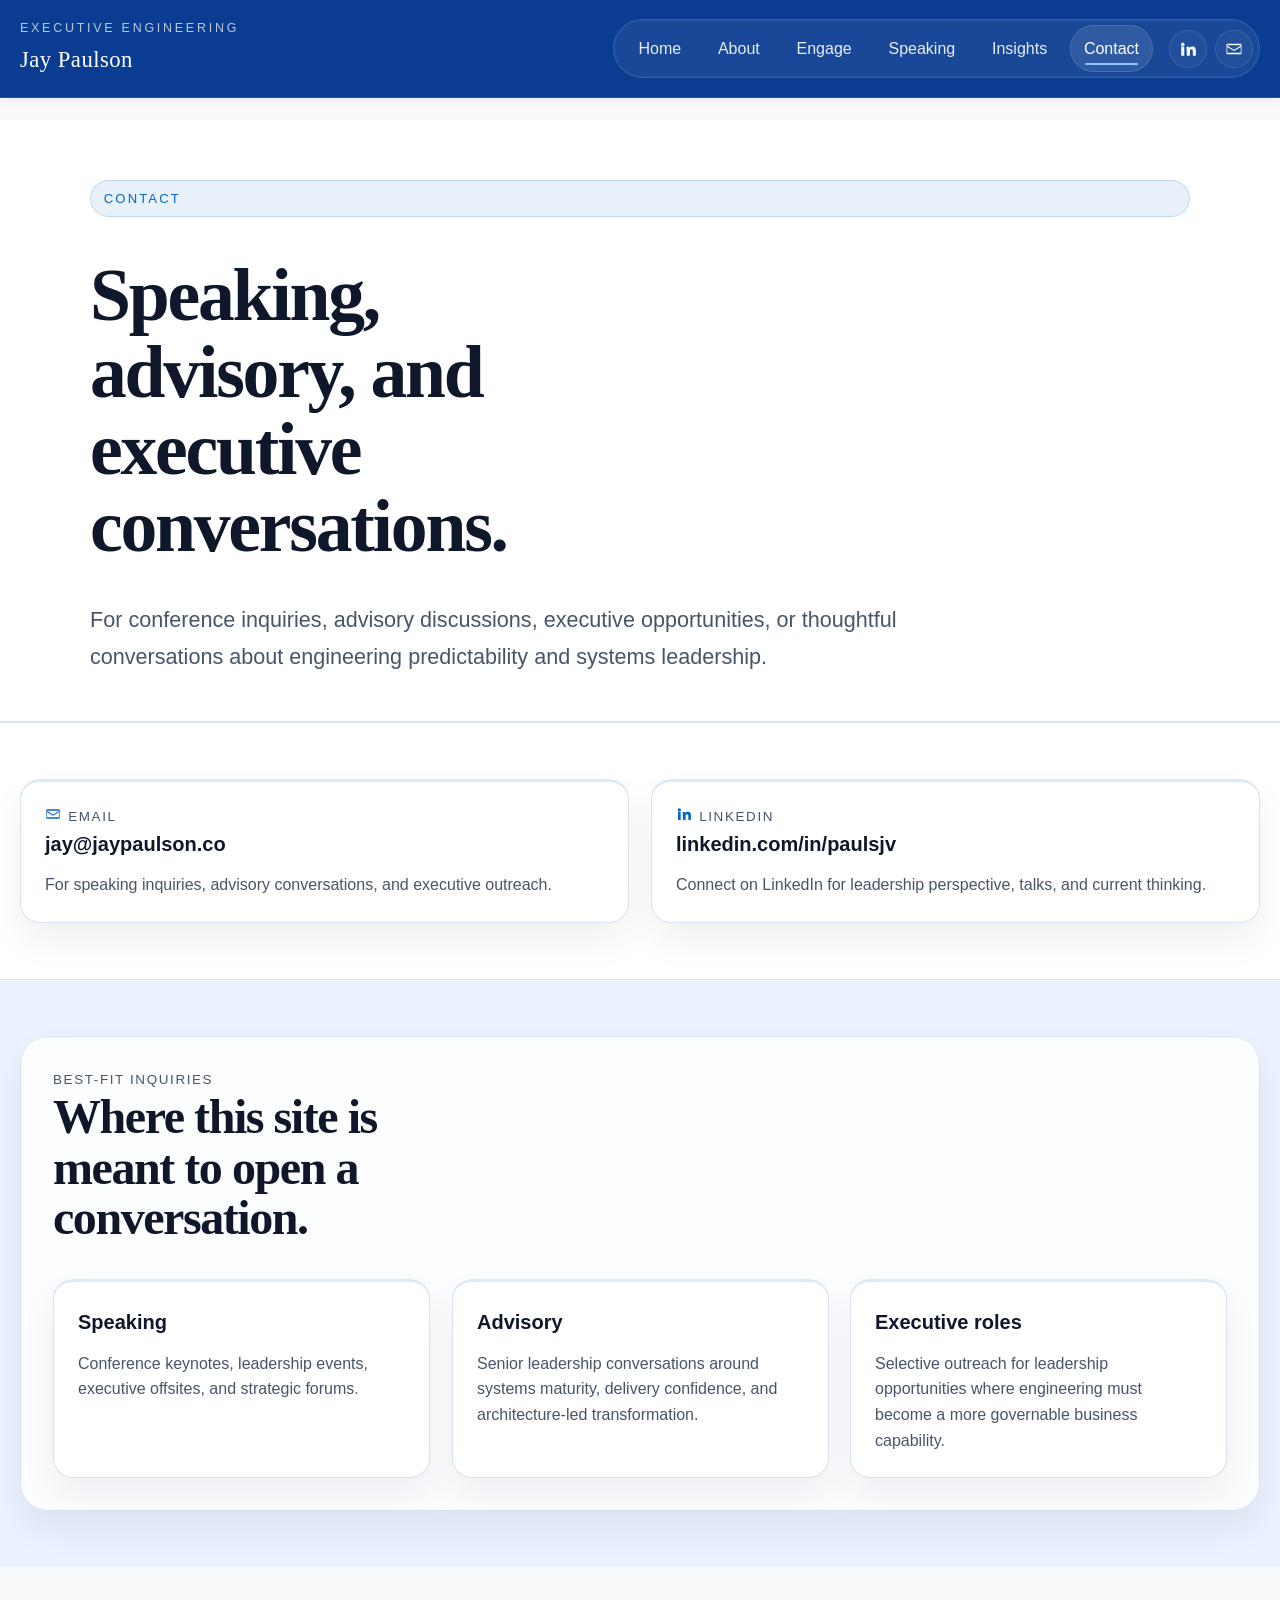
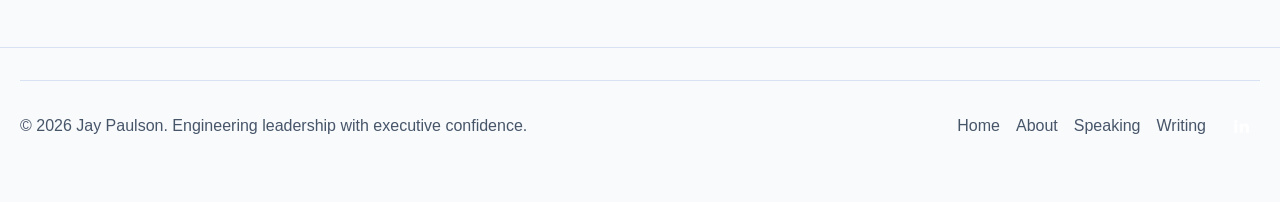
<file: contact.html>
<!DOCTYPE html>
<html lang="en">
  <head>
    <meta charset="utf-8">
    <meta name="viewport" content="width=device-width, initial-scale=1">
    <title>Contact Jay Paulson</title>
    <meta name="description" content="Contact Jay Paulson for speaking, advisory, and executive conversations on predictable engineering outcomes, architecture, and delivery confidence.">
    <link rel="canonical" href="https://jaypaulson.co/contact.html">
    <meta property="og:title" content="Contact Jay Paulson">
    <meta property="og:description" content="Get in touch with Jay Paulson for speaking, advisory, and executive conversations on predictable engineering outcomes.">
    <meta property="og:type" content="website">
    <meta property="og:url" content="https://jaypaulson.co/contact.html">
    <meta name="twitter:card" content="summary_large_image">
    <meta name="twitter:title" content="Contact Jay Paulson">
    <meta name="twitter:description" content="Speaking, advisory, and executive outreach on predictable engineering outcomes.">
    <script async src="https://www.googletagmanager.com/gtag/js?id=G-854DFBSPWT"></script>
    <script>
      window.dataLayer = window.dataLayer || [];
      function gtag() { dataLayer.push(arguments); }
      gtag('js', new Date());
      gtag('config', 'G-854DFBSPWT');
    </script>
    <link rel="manifest" href="./site.webmanifest">
    <link rel="stylesheet" href="./styles.css">
    <script src="./script.js" defer></script>
  </head>
  <body data-page="contact">
    <div class="site-shell">
      <header class="site-header">
        <div class="container">
          <a class="brand" href="./index.html" aria-label="Jay Paulson home">
            <span class="brand-mark">Executive Engineering</span>
            <span class="brand-name">Jay Paulson</span>
          </a>
          <button class="nav-toggle" type="button" aria-expanded="false" aria-controls="site-nav" aria-label="Toggle navigation">
            <span class="nav-toggle-bar"></span>
            <span class="nav-toggle-bar"></span>
            <span class="nav-toggle-bar"></span>
          </button>
          <div class="nav-group" id="site-nav">
            <nav class="nav" aria-label="Primary">
              <a href="./index.html" data-nav="home">Home</a>
              <a href="./about.html" data-nav="about">About</a>
              <a href="./work-with-jay.html" data-nav="work">Engage</a>
              <a href="./speaking.html" data-nav="speaking">Speaking</a>
              <a href="./writing.html" data-nav="writing">Insights</a>
              <a href="./contact.html" data-nav="contact">Contact</a>
            </nav>
            <div class="social-row" aria-label="Social links">
              <a class="social-link" href="https://www.linkedin.com/in/paulsjv" target="_blank" rel="noopener noreferrer" aria-label="Jay Paulson on LinkedIn">
                <svg viewBox="0 0 24 24" aria-hidden="true">
                  <path d="M4.98 3.5A2.48 2.48 0 1 1 5 8.46a2.48 2.48 0 0 1-.02-4.96ZM3 9h4v12H3zm7 0h3.83v1.64h.05c.53-1.01 1.84-2.08 3.79-2.08 4.05 0 4.8 2.67 4.8 6.13V21h-4v-5.53c0-1.32-.03-3.02-1.84-3.02-1.85 0-2.13 1.44-2.13 2.92V21h-4z"/>
                </svg>
              </a>
              <a class="social-link" href="./contact.html" aria-label="Contact Jay Paulson">
                <svg viewBox="0 0 24 24" aria-hidden="true">
                  <path d="M3 5h18a1 1 0 0 1 1 1v12a1 1 0 0 1-1 1H3a1 1 0 0 1-1-1V6a1 1 0 0 1 1-1Zm0 2v.51l9 5.4 9-5.4V7H3Zm18 10v-7.76l-8.49 5.1a1 1 0 0 1-1.02 0L3 9.24V17h18Z"/>
                </svg>
              </a>
            </div>
          </div>
        </div>
      </header>

      <main>
        <section class="page-hero">
          <div class="container content-stack">
            <span class="eyebrow">Contact</span>
            <h1>Speaking, advisory, and executive conversations.</h1>
            <p class="lede">
              For conference inquiries, advisory discussions, executive opportunities, or thoughtful conversations about engineering predictability and systems leadership.
            </p>
          </div>
        </section>

        <section class="section section-white">
          <div class="container contact-grid">
            <article class="contact-card">
              <p class="kicker"><span class="kicker-icon" aria-hidden="true"><svg viewBox="0 0 24 24"><path d="M3 5h18a1 1 0 0 1 1 1v12a1 1 0 0 1-1 1H3a1 1 0 0 1-1-1V6a1 1 0 0 1 1-1Zm0 2v.51l9 5.4 9-5.4V7H3Zm18 10v-7.76l-8.49 5.1a1 1 0 0 1-1.02 0L3 9.24V17h18Z"/></svg></span>Email</p>
              <h3><a href="mailto:jay@jaypaulson.co">jay@jaypaulson.co</a></h3>
              <p>For speaking inquiries, advisory conversations, and executive outreach.</p>
            </article>
            <article class="contact-card">
              <p class="kicker"><span class="kicker-icon" aria-hidden="true"><svg viewBox="0 0 24 24"><path d="M4.98 3.5A2.48 2.48 0 1 1 5 8.46a2.48 2.48 0 0 1-.02-4.96ZM3 9h4v12H3zm7 0h3.83v1.64h.05c.53-1.01 1.84-2.08 3.79-2.08 4.05 0 4.8 2.67 4.8 6.13V21h-4v-5.53c0-1.32-.03-3.02-1.84-3.02-1.85 0-2.13 1.44-2.13 2.92V21h-4z"/></svg></span>LinkedIn</p>
              <h3><a href="https://www.linkedin.com/in/paulsjv" target="_blank" rel="noopener noreferrer">linkedin.com/in/paulsjv</a></h3>
              <p>Connect on LinkedIn for leadership perspective, talks, and current thinking.</p>
            </article>
          </div>
        </section>

        <section class="section section-tint">
          <div class="container panel" style="padding: 2rem;">
            <div class="section-header">
              <div>
                <p class="kicker">Best-fit inquiries</p>
                <h2>Where this site is meant to open a conversation.</h2>
              </div>
            </div>
            <div class="grid-3">
              <article class="card">
                <h3>Speaking</h3>
                <p>Conference keynotes, leadership events, executive offsites, and strategic forums.</p>
              </article>
              <article class="card">
                <h3>Advisory</h3>
                <p>Senior leadership conversations around systems maturity, delivery confidence, and architecture-led transformation.</p>
              </article>
              <article class="card">
                <h3>Executive roles</h3>
                <p>Selective outreach for leadership opportunities where engineering must become a more governable business capability.</p>
              </article>
            </div>
          </div>
        </section>
      </main>

      <footer class="site-footer">
        <div class="container footer-inner">
          <p>© <span data-year></span> Jay Paulson. Engineering leadership with executive confidence.</p>
          <div class="footer-links">
            <a href="./index.html">Home</a>
            <a href="./about.html">About</a>
            <a href="./speaking.html">Speaking</a>
            <a href="./writing.html">Writing</a>
            <a class="social-link" href="https://www.linkedin.com/in/paulsjv" target="_blank" rel="noopener noreferrer" aria-label="Jay Paulson on LinkedIn">
              <svg viewBox="0 0 24 24" aria-hidden="true">
                <path d="M4.98 3.5A2.48 2.48 0 1 1 5 8.46a2.48 2.48 0 0 1-.02-4.96ZM3 9h4v12H3zm7 0h3.83v1.64h.05c.53-1.01 1.84-2.08 3.79-2.08 4.05 0 4.8 2.67 4.8 6.13V21h-4v-5.53c0-1.32-.03-3.02-1.84-3.02-1.85 0-2.13 1.44-2.13 2.92V21h-4z"/>
              </svg>
            </a>
          </div>
        </div>
      </footer>
    </div>
  </body>
</html>
</file>
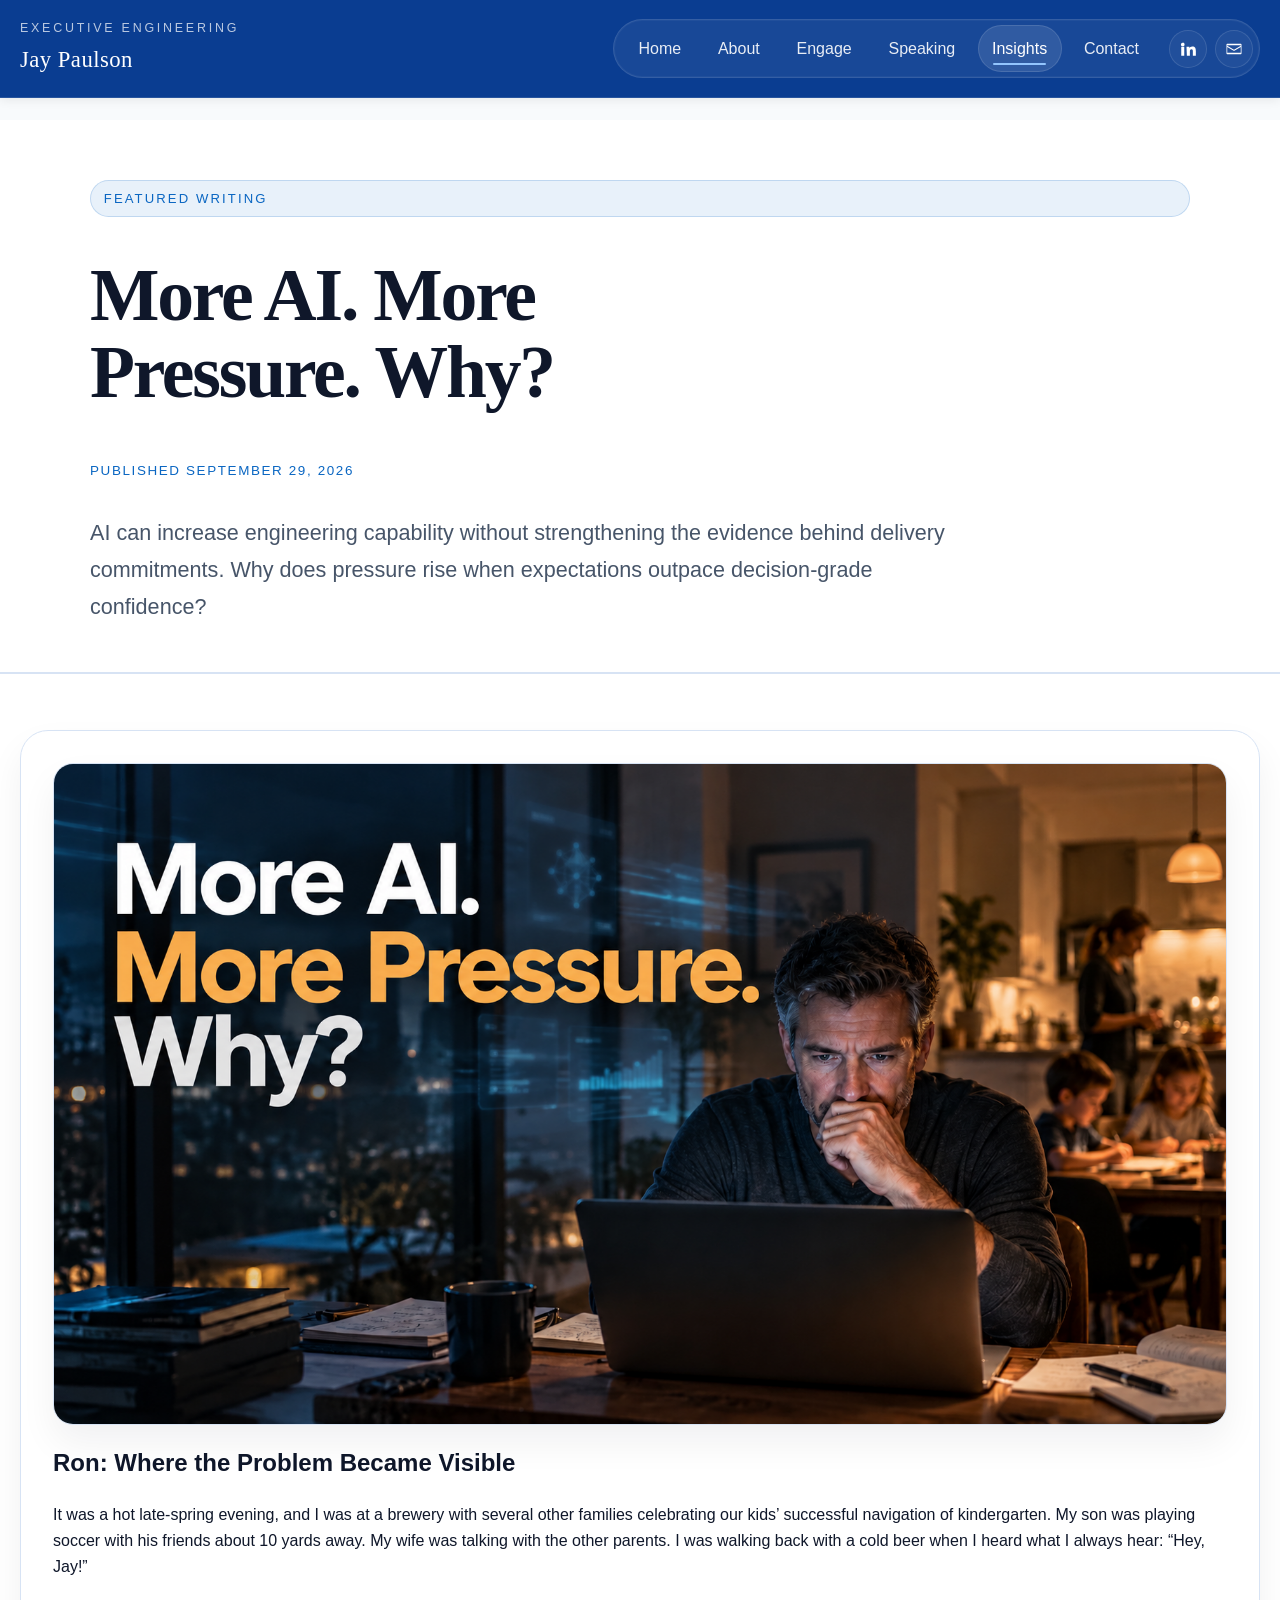
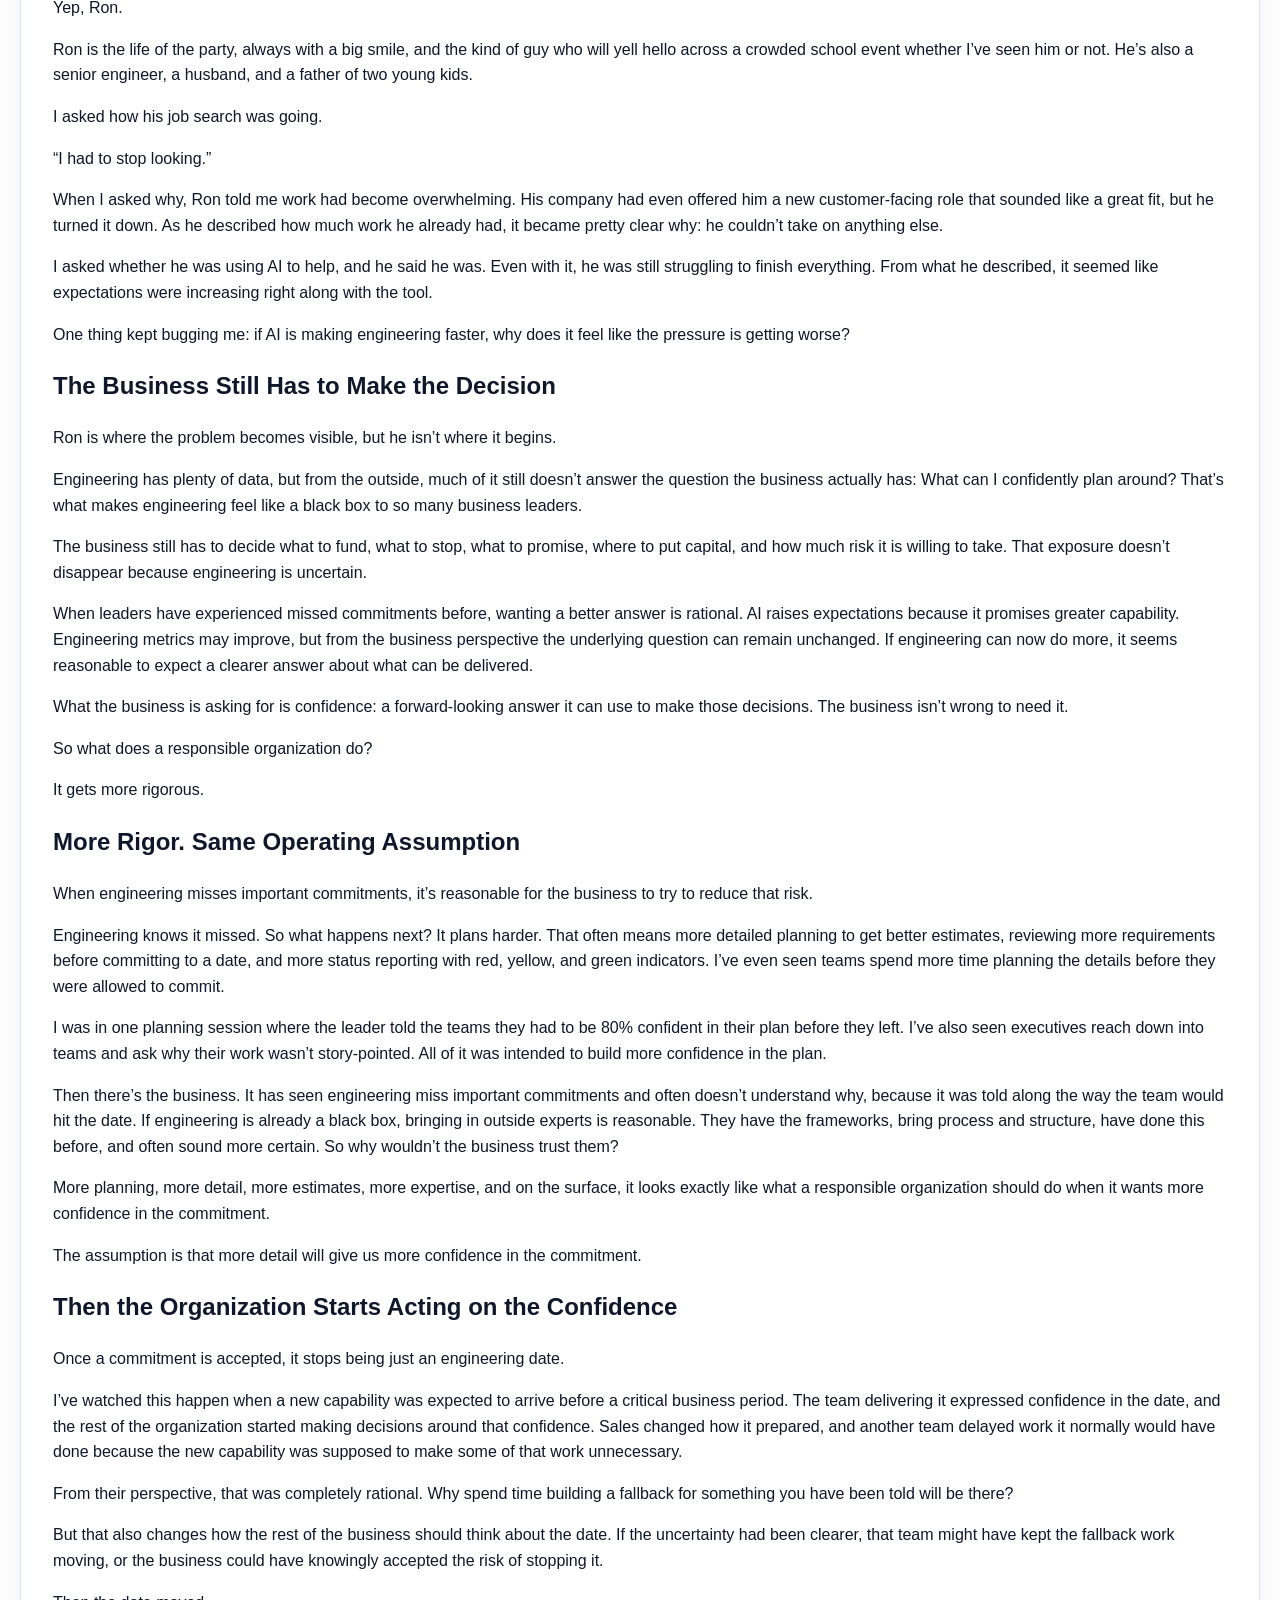
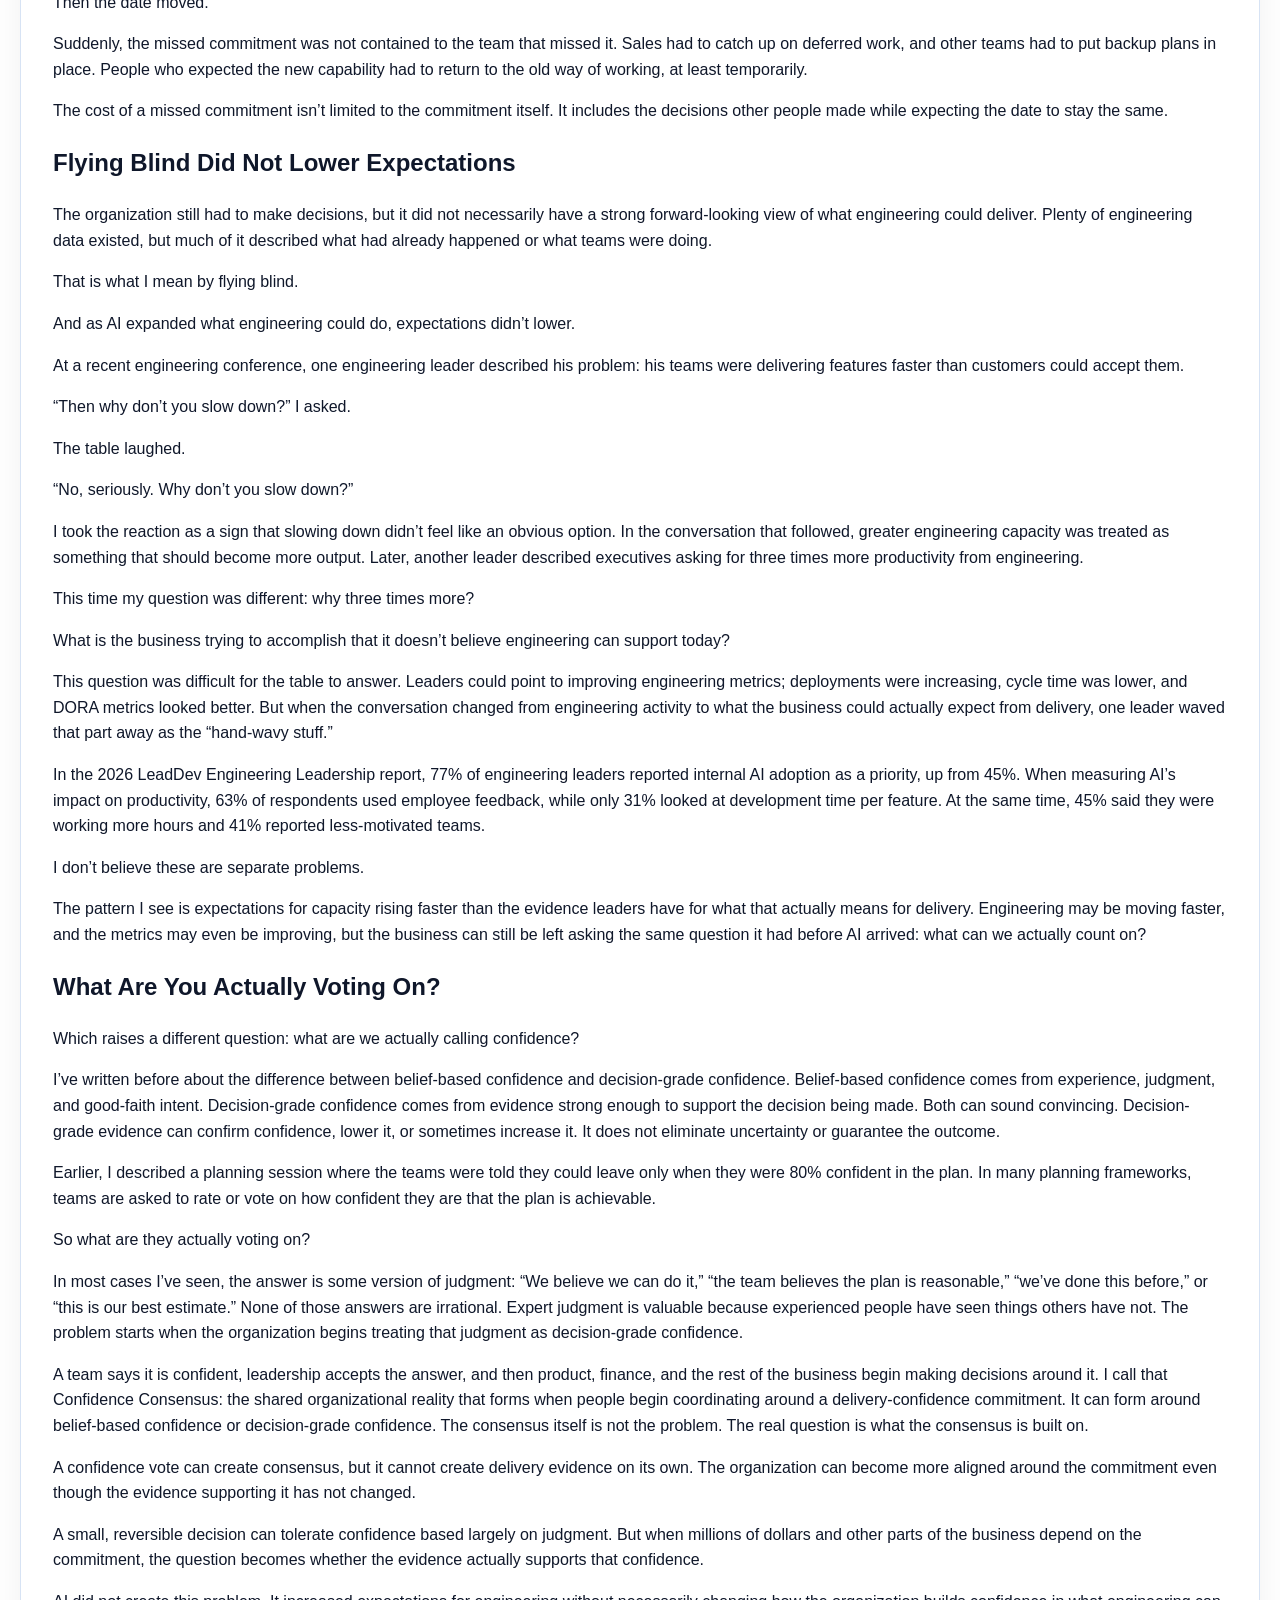
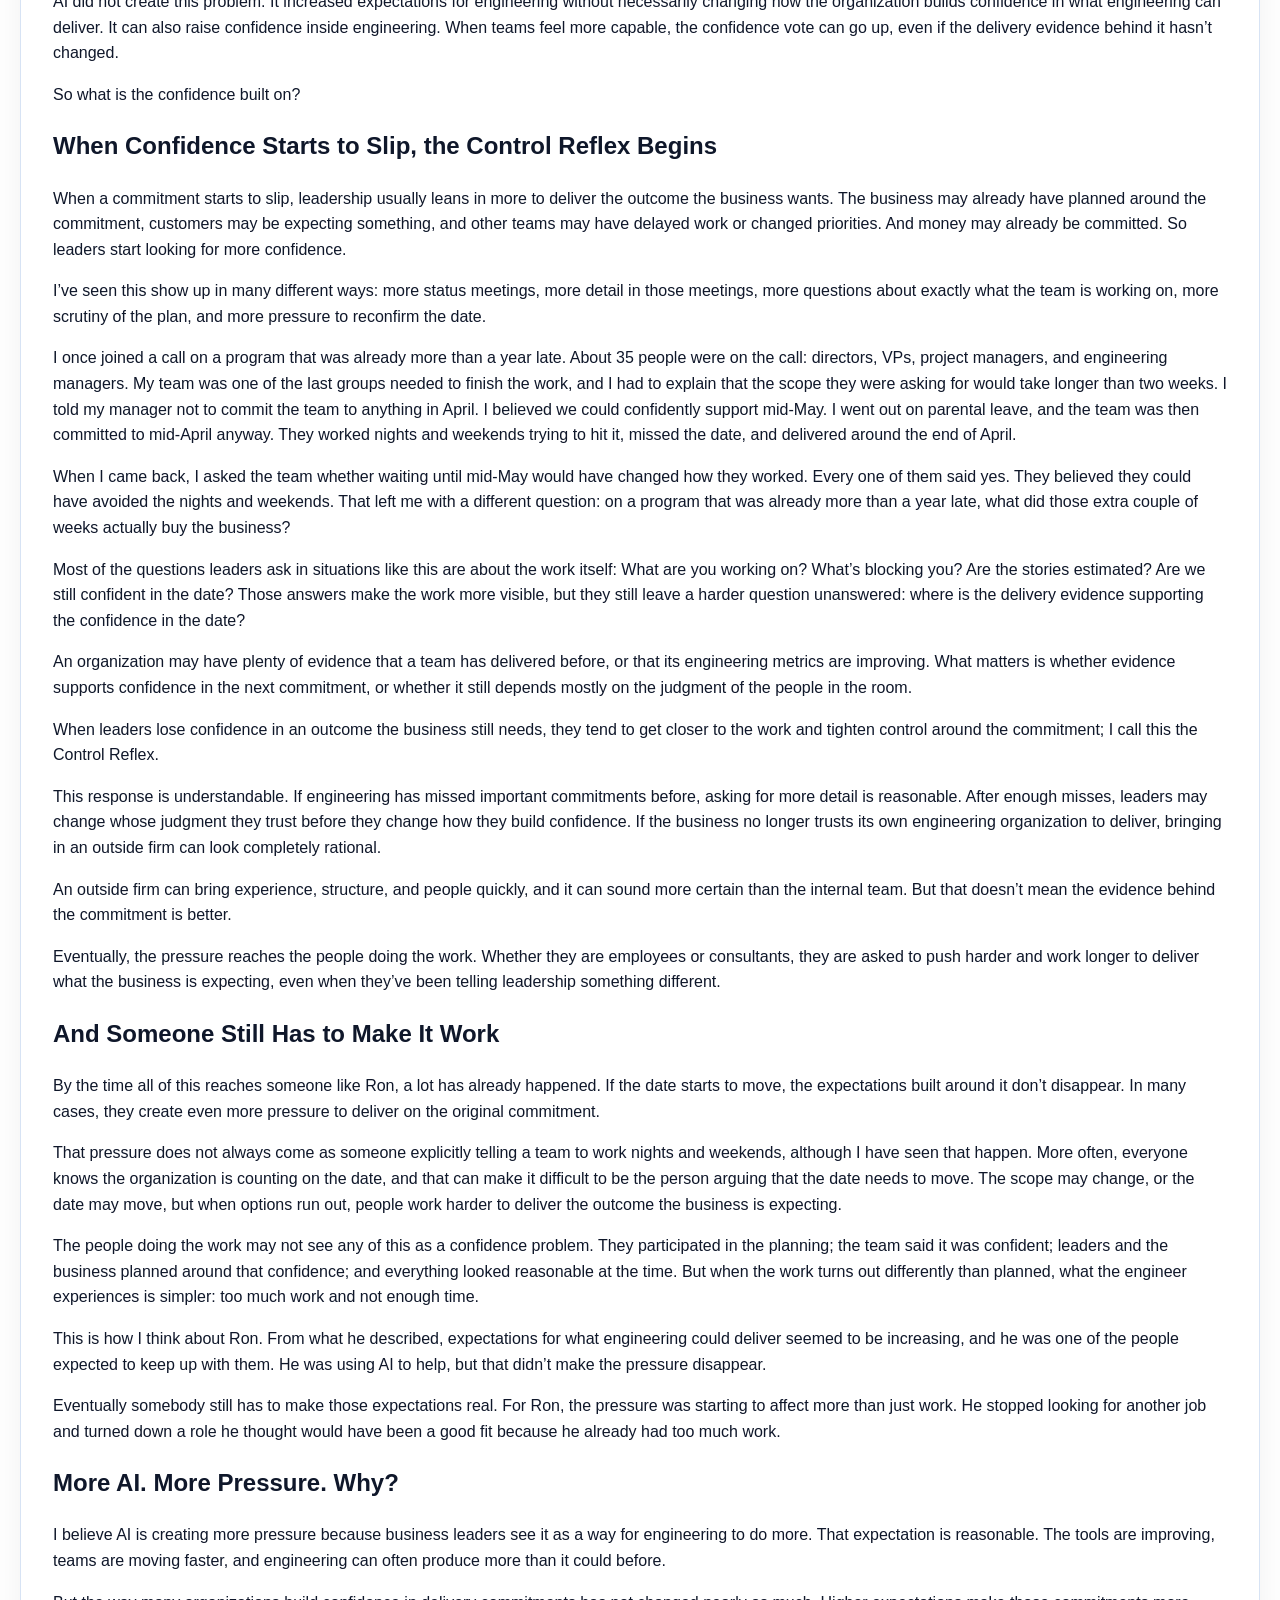
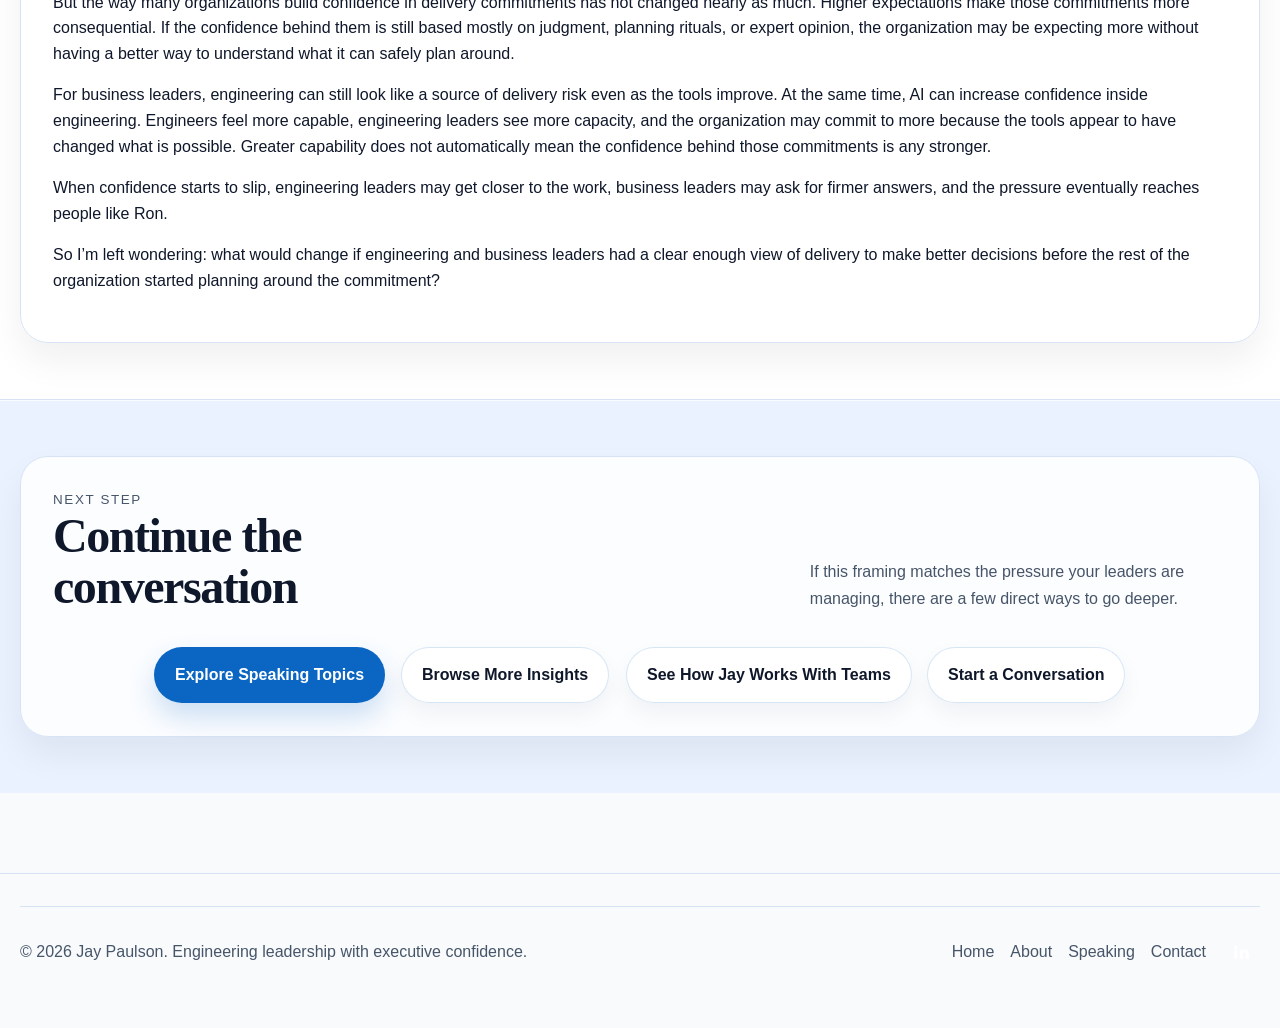
<file: more-ai-more-pressure-why.html>
<!DOCTYPE html>
<html lang="en">
  <head>
    <meta charset="utf-8">
    <meta name="viewport" content="width=device-width, initial-scale=1">
    <title>More AI. More Pressure. Why? | Jay Paulson</title>
    <meta name="description" content="AI can increase engineering capability without strengthening the evidence behind delivery commitments. Why does pressure rise when expectations outpace decision-grade confidence?">
    <link rel="canonical" href="https://jaypaulson.co/more-ai-more-pressure-why.html">
    <meta property="og:title" content="More AI. More Pressure. Why? | Jay Paulson">
    <meta property="og:description" content="Why AI can raise engineering expectations faster than organizations improve the delivery confidence behind their commitments.">
    <meta property="og:type" content="article">
    <meta property="og:url" content="https://jaypaulson.co/more-ai-more-pressure-why.html">
    <meta property="og:image" content="https://jaypaulson.co/images/more-ai-more-pressure-why.png">
    <meta name="twitter:card" content="summary_large_image">
    <meta name="twitter:title" content="More AI. More Pressure. Why? | Jay Paulson">
    <meta name="twitter:description" content="Why AI can raise engineering expectations faster than organizations improve the delivery confidence behind their commitments.">
    <meta name="twitter:image" content="https://jaypaulson.co/images/more-ai-more-pressure-why.png">
    <script async src="https://www.googletagmanager.com/gtag/js?id=G-854DFBSPWT"></script>
    <script>
      window.dataLayer = window.dataLayer || [];
      function gtag() { dataLayer.push(arguments); }
      gtag('js', new Date());
      gtag('config', 'G-854DFBSPWT');
    </script>
    <script type="application/ld+json">
      {
        "@context": "https://schema.org",
        "@type": "Article",
        "headline": "More AI. More Pressure. Why?",
        "author": {
          "@type": "Person",
          "name": "Jay Paulson",
          "url": "https://jaypaulson.co/",
          "sameAs": [
            "https://www.linkedin.com/in/paulsjv"
          ]
        },
        "mainEntityOfPage": "https://jaypaulson.co/more-ai-more-pressure-why.html",
        "url": "https://jaypaulson.co/more-ai-more-pressure-why.html",
        "image": "https://jaypaulson.co/images/more-ai-more-pressure-why.png",
        "datePublished": "2026-09-29",
        "dateModified": "2026-09-29",
        "description": "AI can increase engineering capability without strengthening the evidence behind delivery commitments. Why does pressure rise when expectations outpace decision-grade confidence?",
        "publisher": {
          "@type": "Person",
          "name": "Jay Paulson",
          "url": "https://jaypaulson.co/"
        },
        "articleSection": "Insights",
        "keywords": [
          "AI",
          "engineering leadership",
          "delivery confidence",
          "decision-grade confidence",
          "leadership pressure"
        ]
      }
    </script>
    <link rel="manifest" href="./site.webmanifest">
    <link rel="stylesheet" href="./styles.css">
    <script src="./script.js" defer></script>
  </head>
  <body data-page="writing">
    <div class="site-shell">
      <header class="site-header">
        <div class="container">
          <a class="brand" href="./index.html" aria-label="Jay Paulson home">
            <span class="brand-mark">Executive Engineering</span>
            <span class="brand-name">Jay Paulson</span>
          </a>
          <button class="nav-toggle" type="button" aria-expanded="false" aria-controls="site-nav" aria-label="Toggle navigation">
            <span class="nav-toggle-bar"></span>
            <span class="nav-toggle-bar"></span>
            <span class="nav-toggle-bar"></span>
          </button>
          <div class="nav-group" id="site-nav">
            <nav class="nav" aria-label="Primary">
              <a href="./index.html" data-nav="home">Home</a>
              <a href="./about.html" data-nav="about">About</a>
              <a href="./work-with-jay.html" data-nav="work">Engage</a>
              <a href="./speaking.html" data-nav="speaking">Speaking</a>
              <a href="./writing.html" data-nav="writing">Insights</a>
              <a href="./contact.html" data-nav="contact">Contact</a>
            </nav>
            <div class="social-row" aria-label="Social links">
              <a class="social-link" href="https://www.linkedin.com/in/paulsjv" target="_blank" rel="noopener noreferrer" aria-label="Jay Paulson on LinkedIn">
                <svg viewBox="0 0 24 24" aria-hidden="true"><path d="M4.98 3.5A2.48 2.48 0 1 1 5 8.46a2.48 2.48 0 0 1-.02-4.96ZM3 9h4v12H3zm7 0h3.83v1.64h.05c.53-1.01 1.84-2.08 3.79-2.08 4.05 0 4.8 2.67 4.8 6.13V21h-4v-5.53c0-1.32-.03-3.02-1.84-3.02-1.85 0-2.13 1.44-2.13 2.92V21h-4z"/></svg>
              </a>
              <a class="social-link" href="./contact.html" aria-label="Contact Jay Paulson">
                <svg viewBox="0 0 24 24" aria-hidden="true"><path d="M3 5h18a1 1 0 0 1 1 1v12a1 1 0 0 1-1 1H3a1 1 0 0 1-1-1V6a1 1 0 0 1 1-1Zm0 2v.51l9 5.4 9-5.4V7H3Zm18 10v-7.76l-8.49 5.1a1 1 0 0 1-1.02 0L3 9.24V17h18Z"/></svg>
              </a>
            </div>
          </div>
        </div>
      </header>

      <main>
        <article>
          <section class="page-hero">
            <div class="container content-stack">
              <span class="eyebrow">Featured Writing</span>
              <h1>More AI. More Pressure. Why?</h1>
              <p class="kicker">Published September 29, 2026</p>
              <p class="lede">AI can increase engineering capability without strengthening the evidence behind delivery commitments. Why does pressure rise when expectations outpace decision-grade confidence?</p>
            </div>
          </section>

          <section class="section section-white">
            <div class="container">
              <div class="panel" style="padding: 2rem;">
                <figure class="chart-placeholder">
                  <img src="./images/more-ai-more-pressure-why.png" alt="Illustration for More AI. More Pressure. Why?">
                </figure>

                <h2>Ron: Where the Problem Became Visible</h2>
                <p>It was a hot late-spring evening, and I was at a brewery with several other families celebrating our kids&rsquo; successful navigation of kindergarten. My son was playing soccer with his friends about 10 yards away. My wife was talking with the other parents. I was walking back with a cold beer when I heard what I always hear: &ldquo;Hey, Jay!&rdquo;</p>
                <p>Yep, Ron.</p>
                <p>Ron is the life of the party, always with a big smile, and the kind of guy who will yell hello across a crowded school event whether I&rsquo;ve seen him or not. He&rsquo;s also a senior engineer, a husband, and a father of two young kids.</p>
                <p>I asked how his job search was going.</p>
                <p>&ldquo;I had to stop looking.&rdquo;</p>
                <p>When I asked why, Ron told me work had become overwhelming. His company had even offered him a new customer-facing role that sounded like a great fit, but he turned it down. As he described how much work he already had, it became pretty clear why: he couldn&rsquo;t take on anything else.</p>
                <p>I asked whether he was using AI to help, and he said he was. Even with it, he was still struggling to finish everything. From what he described, it seemed like expectations were increasing right along with the tool.</p>
                <p>One thing kept bugging me: if AI is making engineering faster, why does it feel like the pressure is getting worse?</p>

                <h2>The Business Still Has to Make the Decision</h2>
                <p>Ron is where the problem becomes visible, but he isn&rsquo;t where it begins.</p>
                <p>Engineering has plenty of data, but from the outside, much of it still doesn&rsquo;t answer the question the business actually has: What can I confidently plan around? That&rsquo;s what makes engineering feel like a black box to so many business leaders.</p>
                <p>The business still has to decide what to fund, what to stop, what to promise, where to put capital, and how much risk it is willing to take. That exposure doesn&rsquo;t disappear because engineering is uncertain.</p>
                <p>When leaders have experienced missed commitments before, wanting a better answer is rational. AI raises expectations because it promises greater capability. Engineering metrics may improve, but from the business perspective the underlying question can remain unchanged. If engineering can now do more, it seems reasonable to expect a clearer answer about what can be delivered.</p>
                <p>What the business is asking for is confidence: a forward-looking answer it can use to make those decisions. The business isn&rsquo;t wrong to need it.</p>
                <p>So what does a responsible organization do?</p>
                <p>It gets more rigorous.</p>

                <h2>More Rigor. Same Operating Assumption</h2>
                <p>When engineering misses important commitments, it&rsquo;s reasonable for the business to try to reduce that risk.</p>
                <p>Engineering knows it missed. So what happens next? It plans harder. That often means more detailed planning to get better estimates, reviewing more requirements before committing to a date, and more status reporting with red, yellow, and green indicators. I&rsquo;ve even seen teams spend more time planning the details before they were allowed to commit.</p>
                <p>I was in one planning session where the leader told the teams they had to be 80% confident in their plan before they left. I&rsquo;ve also seen executives reach down into teams and ask why their work wasn&rsquo;t story-pointed. All of it was intended to build more confidence in the plan.</p>
                <p>Then there&rsquo;s the business. It has seen engineering miss important commitments and often doesn&rsquo;t understand why, because it was told along the way the team would hit the date. If engineering is already a black box, bringing in outside experts is reasonable. They have the frameworks, bring process and structure, have done this before, and often sound more certain. So why wouldn&rsquo;t the business trust them?</p>
                <p>More planning, more detail, more estimates, more expertise, and on the surface, it looks exactly like what a responsible organization should do when it wants more confidence in the commitment.</p>
                <p>The assumption is that more detail will give us more confidence in the commitment.</p>

                <h2>Then the Organization Starts Acting on the Confidence</h2>
                <p>Once a commitment is accepted, it stops being just an engineering date.</p>
                <p>I&rsquo;ve watched this happen when a new capability was expected to arrive before a critical business period. The team delivering it expressed confidence in the date, and the rest of the organization started making decisions around that confidence. Sales changed how it prepared, and another team delayed work it normally would have done because the new capability was supposed to make some of that work unnecessary.</p>
                <p>From their perspective, that was completely rational. Why spend time building a fallback for something you have been told will be there?</p>
                <p>But that also changes how the rest of the business should think about the date. If the uncertainty had been clearer, that team might have kept the fallback work moving, or the business could have knowingly accepted the risk of stopping it.</p>
                <p>Then the date moved.</p>
                <p>Suddenly, the missed commitment was not contained to the team that missed it. Sales had to catch up on deferred work, and other teams had to put backup plans in place. People who expected the new capability had to return to the old way of working, at least temporarily.</p>
                <p>The cost of a missed commitment isn&rsquo;t limited to the commitment itself. It includes the decisions other people made while expecting the date to stay the same.</p>

                <h2>Flying Blind Did Not Lower Expectations</h2>
                <p>The organization still had to make decisions, but it did not necessarily have a strong forward-looking view of what engineering could deliver. Plenty of engineering data existed, but much of it described what had already happened or what teams were doing.</p>
                <p>That is what I mean by flying blind.</p>
                <p>And as AI expanded what engineering could do, expectations didn&rsquo;t lower.</p>
                <p>At a recent engineering conference, one engineering leader described his problem: his teams were delivering features faster than customers could accept them.</p>
                <p>&ldquo;Then why don&rsquo;t you slow down?&rdquo; I asked.</p>
                <p>The table laughed.</p>
                <p>&ldquo;No, seriously. Why don&rsquo;t you slow down?&rdquo;</p>
                <p>I took the reaction as a sign that slowing down didn&rsquo;t feel like an obvious option. In the conversation that followed, greater engineering capacity was treated as something that should become more output. Later, another leader described executives asking for three times more productivity from engineering.</p>
                <p>This time my question was different: why three times more?</p>
                <p>What is the business trying to accomplish that it doesn&rsquo;t believe engineering can support today?</p>
                <p>This question was difficult for the table to answer. Leaders could point to improving engineering metrics; deployments were increasing, cycle time was lower, and DORA metrics looked better. But when the conversation changed from engineering activity to what the business could actually expect from delivery, one leader waved that part away as the &ldquo;hand-wavy stuff.&rdquo;</p>
                <p>In the 2026 LeadDev Engineering Leadership report, 77% of engineering leaders reported internal AI adoption as a priority, up from 45%. When measuring AI&rsquo;s impact on productivity, 63% of respondents used employee feedback, while only 31% looked at development time per feature. At the same time, 45% said they were working more hours and 41% reported less-motivated teams.</p>
                <p>I don&rsquo;t believe these are separate problems.</p>
                <p>The pattern I see is expectations for capacity rising faster than the evidence leaders have for what that actually means for delivery. Engineering may be moving faster, and the metrics may even be improving, but the business can still be left asking the same question it had before AI arrived: what can we actually count on?</p>

                <h2>What Are You Actually Voting On?</h2>
                <p>Which raises a different question: what are we actually calling confidence?</p>
                <p>I&rsquo;ve written before about the difference between belief-based confidence and decision-grade confidence. Belief-based confidence comes from experience, judgment, and good-faith intent. Decision-grade confidence comes from evidence strong enough to support the decision being made. Both can sound convincing. Decision-grade evidence can confirm confidence, lower it, or sometimes increase it. It does not eliminate uncertainty or guarantee the outcome.</p>
                <p>Earlier, I described a planning session where the teams were told they could leave only when they were 80% confident in the plan. In many planning frameworks, teams are asked to rate or vote on how confident they are that the plan is achievable.</p>
                <p>So what are they actually voting on?</p>
                <p>In most cases I&rsquo;ve seen, the answer is some version of judgment: &ldquo;We believe we can do it,&rdquo; &ldquo;the team believes the plan is reasonable,&rdquo; &ldquo;we&rsquo;ve done this before,&rdquo; or &ldquo;this is our best estimate.&rdquo; None of those answers are irrational. Expert judgment is valuable because experienced people have seen things others have not. The problem starts when the organization begins treating that judgment as decision-grade confidence.</p>
                <p>A team says it is confident, leadership accepts the answer, and then product, finance, and the rest of the business begin making decisions around it. I call that Confidence Consensus: the shared organizational reality that forms when people begin coordinating around a delivery-confidence commitment. It can form around belief-based confidence or decision-grade confidence. The consensus itself is not the problem. The real question is what the consensus is built on.</p>
                <p>A confidence vote can create consensus, but it cannot create delivery evidence on its own. The organization can become more aligned around the commitment even though the evidence supporting it has not changed.</p>
                <p>A small, reversible decision can tolerate confidence based largely on judgment. But when millions of dollars and other parts of the business depend on the commitment, the question becomes whether the evidence actually supports that confidence.</p>
                <p>AI did not create this problem. It increased expectations for engineering without necessarily changing how the organization builds confidence in what engineering can deliver. It can also raise confidence inside engineering. When teams feel more capable, the confidence vote can go up, even if the delivery evidence behind it hasn&rsquo;t changed.</p>
                <p>So what is the confidence built on?</p>

                <h2>When Confidence Starts to Slip, the Control Reflex Begins</h2>
                <p>When a commitment starts to slip, leadership usually leans in more to deliver the outcome the business wants. The business may already have planned around the commitment, customers may be expecting something, and other teams may have delayed work or changed priorities. And money may already be committed. So leaders start looking for more confidence.</p>
                <p>I&rsquo;ve seen this show up in many different ways: more status meetings, more detail in those meetings, more questions about exactly what the team is working on, more scrutiny of the plan, and more pressure to reconfirm the date.</p>
                <p>I once joined a call on a program that was already more than a year late. About 35 people were on the call: directors, VPs, project managers, and engineering managers. My team was one of the last groups needed to finish the work, and I had to explain that the scope they were asking for would take longer than two weeks. I told my manager not to commit the team to anything in April. I believed we could confidently support mid-May. I went out on parental leave, and the team was then committed to mid-April anyway. They worked nights and weekends trying to hit it, missed the date, and delivered around the end of April.</p>
                <p>When I came back, I asked the team whether waiting until mid-May would have changed how they worked. Every one of them said yes. They believed they could have avoided the nights and weekends. That left me with a different question: on a program that was already more than a year late, what did those extra couple of weeks actually buy the business?</p>
                <p>Most of the questions leaders ask in situations like this are about the work itself: What are you working on? What&rsquo;s blocking you? Are the stories estimated? Are we still confident in the date? Those answers make the work more visible, but they still leave a harder question unanswered: where is the delivery evidence supporting the confidence in the date?</p>
                <p>An organization may have plenty of evidence that a team has delivered before, or that its engineering metrics are improving. What matters is whether evidence supports confidence in the next commitment, or whether it still depends mostly on the judgment of the people in the room.</p>
                <p>When leaders lose confidence in an outcome the business still needs, they tend to get closer to the work and tighten control around the commitment; I call this the Control Reflex.</p>
                <p>This response is understandable. If engineering has missed important commitments before, asking for more detail is reasonable. After enough misses, leaders may change whose judgment they trust before they change how they build confidence. If the business no longer trusts its own engineering organization to deliver, bringing in an outside firm can look completely rational.</p>
                <p>An outside firm can bring experience, structure, and people quickly, and it can sound more certain than the internal team. But that doesn&rsquo;t mean the evidence behind the commitment is better.</p>
                <p>Eventually, the pressure reaches the people doing the work. Whether they are employees or consultants, they are asked to push harder and work longer to deliver what the business is expecting, even when they&rsquo;ve been telling leadership something different.</p>

                <h2>And Someone Still Has to Make It Work</h2>
                <p>By the time all of this reaches someone like Ron, a lot has already happened. If the date starts to move, the expectations built around it don&rsquo;t disappear. In many cases, they create even more pressure to deliver on the original commitment.</p>
                <p>That pressure does not always come as someone explicitly telling a team to work nights and weekends, although I have seen that happen. More often, everyone knows the organization is counting on the date, and that can make it difficult to be the person arguing that the date needs to move. The scope may change, or the date may move, but when options run out, people work harder to deliver the outcome the business is expecting.</p>
                <p>The people doing the work may not see any of this as a confidence problem. They participated in the planning; the team said it was confident; leaders and the business planned around that confidence; and everything looked reasonable at the time. But when the work turns out differently than planned, what the engineer experiences is simpler: too much work and not enough time.</p>
                <p>This is how I think about Ron. From what he described, expectations for what engineering could deliver seemed to be increasing, and he was one of the people expected to keep up with them. He was using AI to help, but that didn&rsquo;t make the pressure disappear.</p>
                <p>Eventually somebody still has to make those expectations real. For Ron, the pressure was starting to affect more than just work. He stopped looking for another job and turned down a role he thought would have been a good fit because he already had too much work.</p>

                <h2>More AI. More Pressure. Why?</h2>
                <p>I believe AI is creating more pressure because business leaders see it as a way for engineering to do more. That expectation is reasonable. The tools are improving, teams are moving faster, and engineering can often produce more than it could before.</p>
                <p>But the way many organizations build confidence in delivery commitments has not changed nearly as much. Higher expectations make those commitments more consequential. If the confidence behind them is still based mostly on judgment, planning rituals, or expert opinion, the organization may be expecting more without having a better way to understand what it can safely plan around.</p>
                <p>For business leaders, engineering can still look like a source of delivery risk even as the tools improve. At the same time, AI can increase confidence inside engineering. Engineers feel more capable, engineering leaders see more capacity, and the organization may commit to more because the tools appear to have changed what is possible. Greater capability does not automatically mean the confidence behind those commitments is any stronger.</p>
                <p>When confidence starts to slip, engineering leaders may get closer to the work, business leaders may ask for firmer answers, and the pressure eventually reaches people like Ron.</p>
                <p>So I&rsquo;m left wondering: what would change if engineering and business leaders had a clear enough view of delivery to make better decisions before the rest of the organization started planning around the commitment?</p>
              </div>
            </div>
          </section>

          <section class="section section-tint">
            <div class="container panel" style="padding: 2rem;">
              <div class="section-header">
                <div>
                  <p class="kicker">Next Step</p>
                  <h2>Continue the conversation</h2>
                </div>
                <p>If this framing matches the pressure your leaders are managing, there are a few direct ways to go deeper.</p>
              </div>
              <div class="button-row">
                <a class="button" href="./speaking.html">Explore Speaking Topics</a>
                <a class="button-secondary" href="./writing.html">Browse More Insights</a>
                <a class="button-secondary" href="./work-with-jay.html">See How Jay Works With Teams</a>
                <a class="button-secondary" href="./contact.html">Start a Conversation</a>
              </div>
            </div>
          </section>
        </article>
      </main>

      <footer class="site-footer">
        <div class="container footer-inner">
          <p>© <span data-year></span> Jay Paulson. Engineering leadership with executive confidence.</p>
          <div class="footer-links">
            <a href="./index.html">Home</a>
            <a href="./about.html">About</a>
            <a href="./speaking.html">Speaking</a>
            <a href="./contact.html">Contact</a>
            <a class="social-link" href="https://www.linkedin.com/in/paulsjv" target="_blank" rel="noopener noreferrer" aria-label="Jay Paulson on LinkedIn">
              <svg viewBox="0 0 24 24" aria-hidden="true"><path d="M4.98 3.5A2.48 2.48 0 1 1 5 8.46a2.48 2.48 0 0 1-.02-4.96ZM3 9h4v12H3zm7 0h3.83v1.64h.05c.53-1.01 1.84-2.08 3.79-2.08 4.05 0 4.8 2.67 4.8 6.13V21h-4v-5.53c0-1.32-.03-3.02-1.84-3.02-1.85 0-2.13 1.44-2.13 2.92V21h-4z"/></svg>
            </a>
          </div>
        </div>
      </footer>
    </div>
  </body>
</html>
</file>
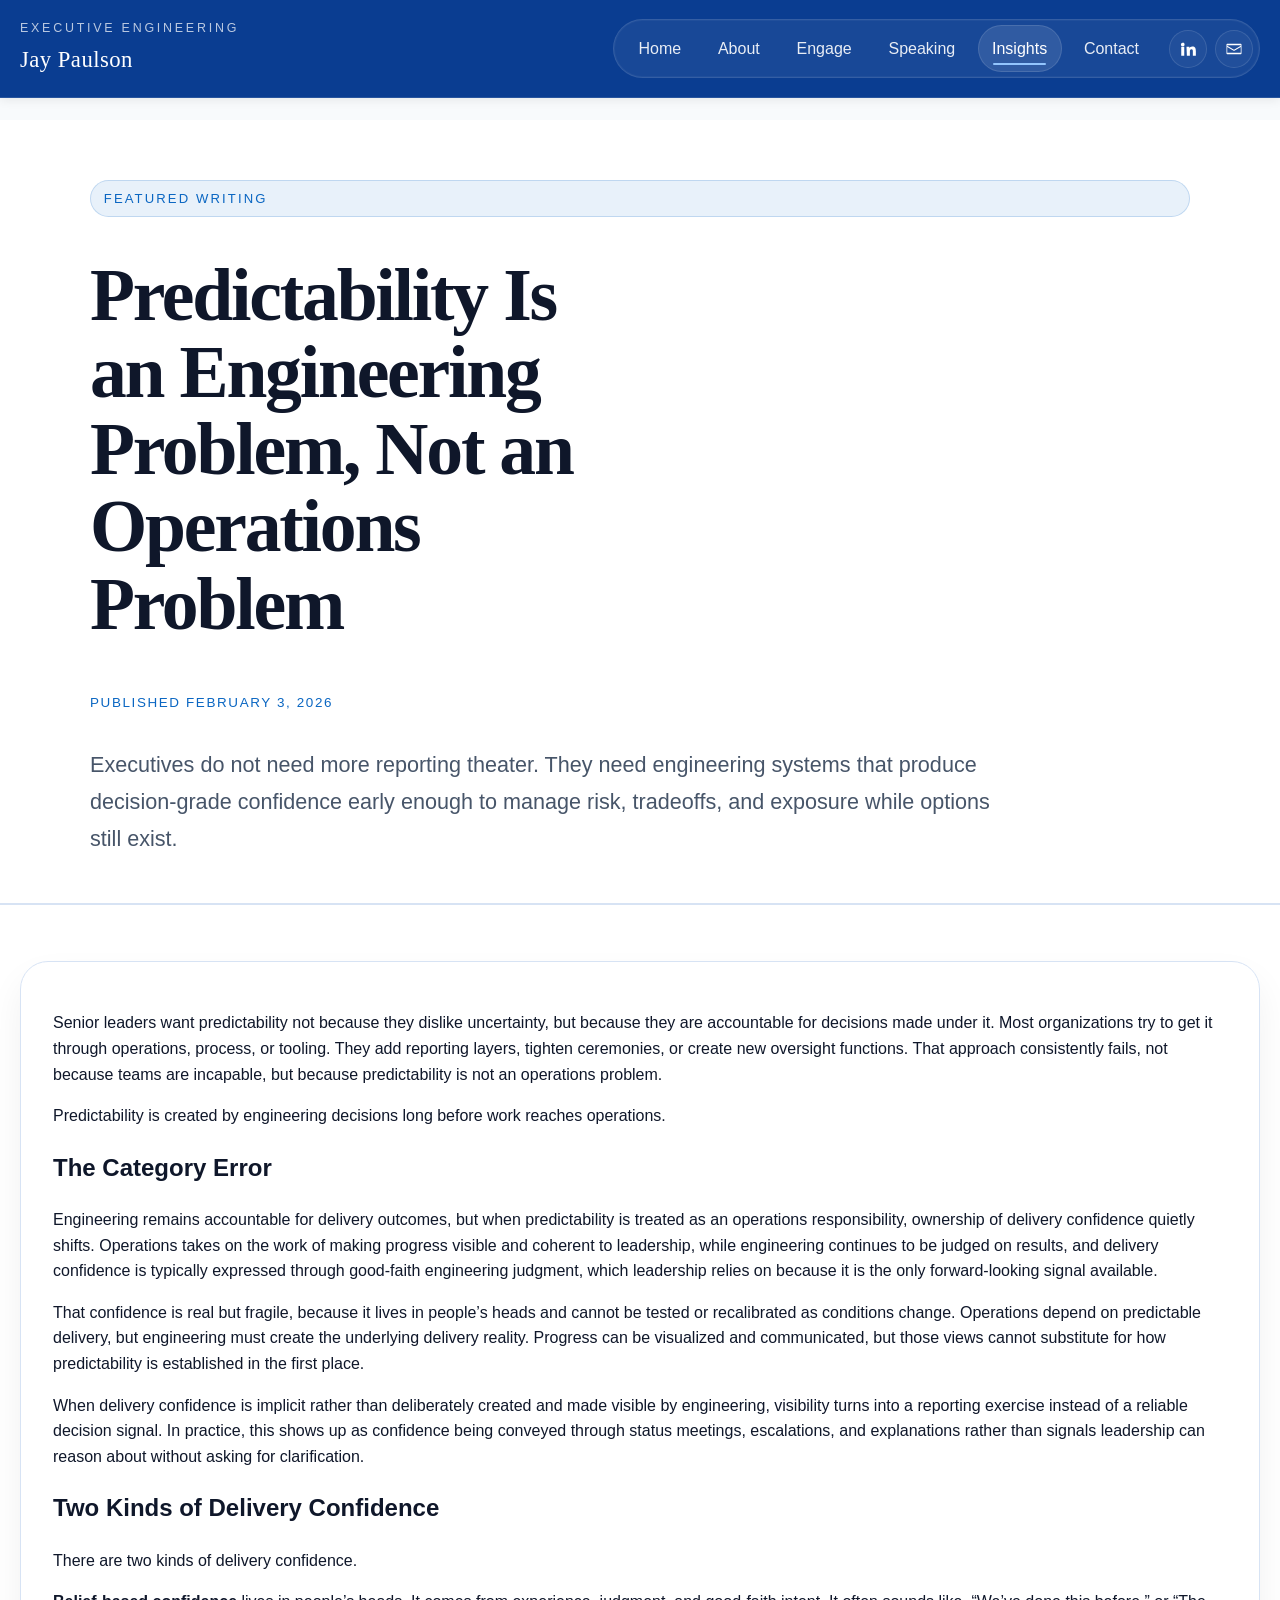
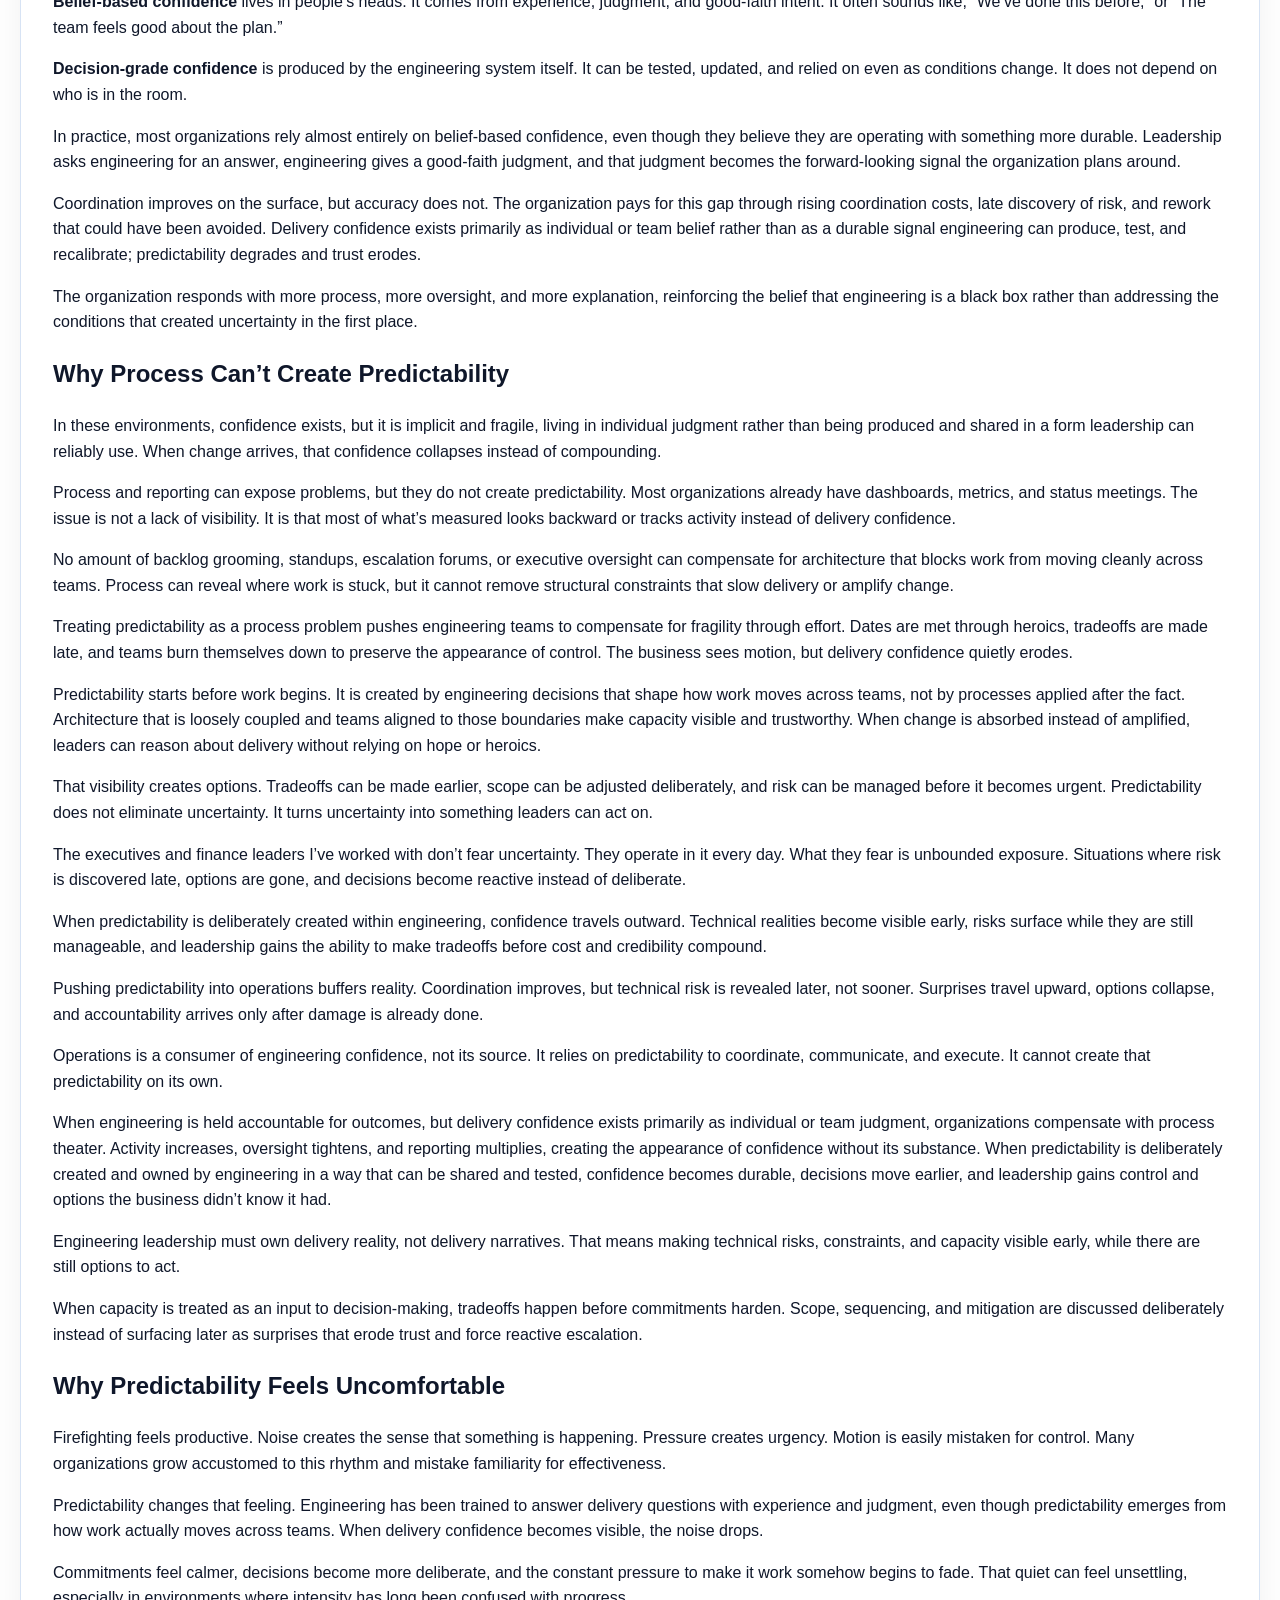
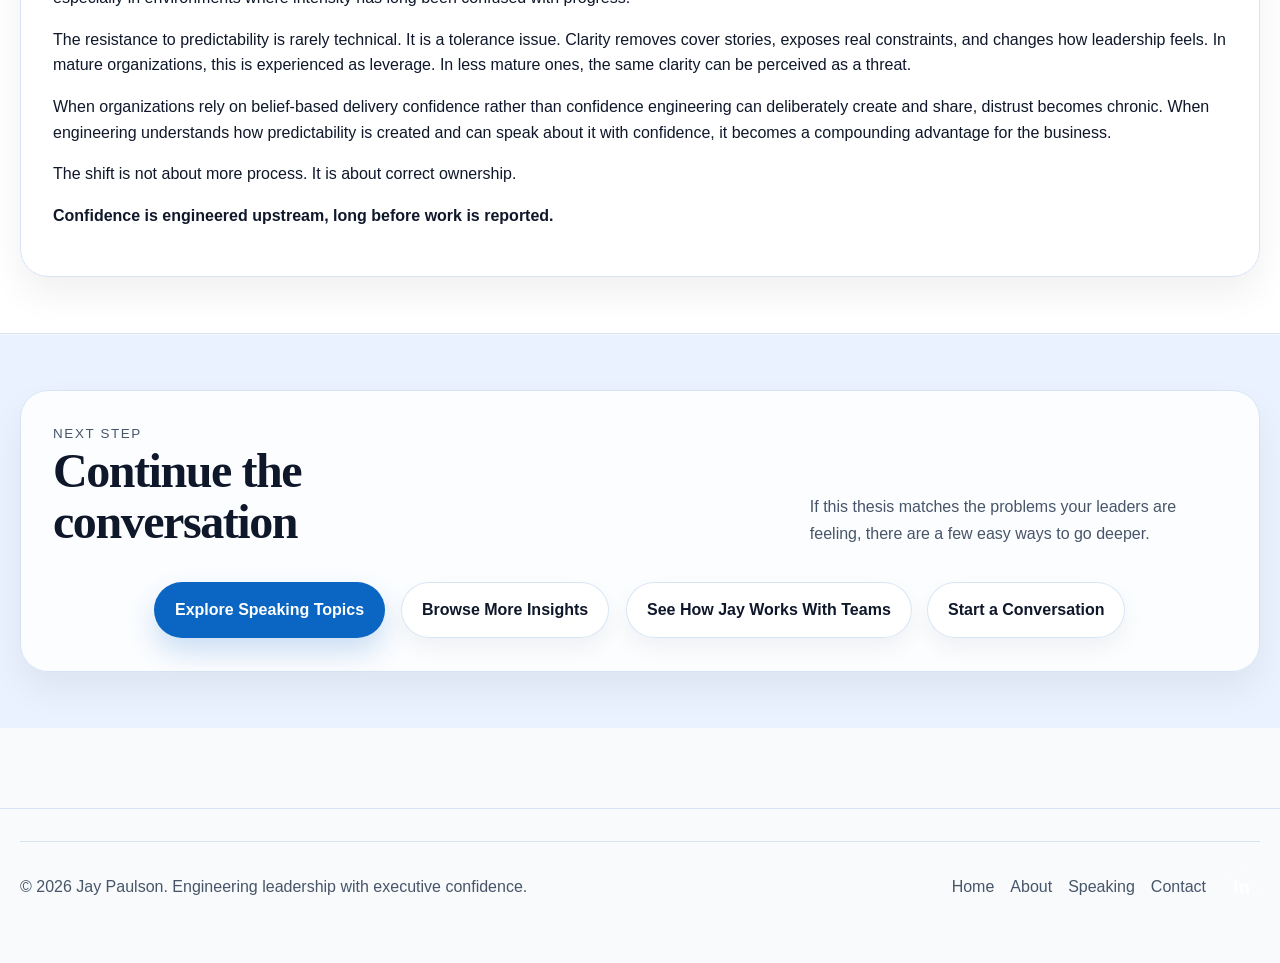
<file: predictability-is-an-engineering-problem-not-an-operations-problem.html>
<!DOCTYPE html>
<html lang="en">
  <head>
    <meta charset="utf-8">
    <meta name="viewport" content="width=device-width, initial-scale=1">
    <title>Predictability Is an Engineering Problem, Not an Operations Problem | Jay Paulson</title>
    <meta name="description" content="A practical argument for why predictability is an engineering problem, not an operations problem, and how leaders gain confidence before risk turns into chaos.">
    <link rel="canonical" href="https://jaypaulson.co/predictability-is-an-engineering-problem-not-an-operations-problem.html">
    <meta property="og:title" content="Predictability Is an Engineering Problem, Not an Operations Problem | Jay Paulson">
    <meta property="og:description" content="A practical argument for why predictability is an engineering problem, not an operations problem, and how leaders gain decision-grade confidence earlier.">
    <meta property="og:type" content="article">
    <meta property="og:url" content="https://jaypaulson.co/predictability-is-an-engineering-problem-not-an-operations-problem.html">
    <meta name="twitter:card" content="summary_large_image">
    <meta name="twitter:title" content="Predictability Is an Engineering Problem, Not an Operations Problem | Jay Paulson">
    <meta name="twitter:description" content="Predictability is an engineering problem, not an operations problem, and confidence must be engineered upstream before risk turns into chaos.">
    <script async src="https://www.googletagmanager.com/gtag/js?id=G-854DFBSPWT"></script>
    <script>
      window.dataLayer = window.dataLayer || [];
      function gtag() { dataLayer.push(arguments); }
      gtag('js', new Date());
      gtag('config', 'G-854DFBSPWT');
    </script>
    <script type="application/ld+json">
      {
        "@context": "https://schema.org",
        "@type": "Article",
        "headline": "Predictability Is an Engineering Problem, Not an Operations Problem",
        "author": {
          "@type": "Person",
          "name": "Jay Paulson",
          "url": "https://jaypaulson.co/",
          "sameAs": [
            "https://www.linkedin.com/in/paulsjv"
          ]
        },
        "mainEntityOfPage": "https://jaypaulson.co/predictability-is-an-engineering-problem-not-an-operations-problem.html",
        "url": "https://jaypaulson.co/predictability-is-an-engineering-problem-not-an-operations-problem.html",
        "datePublished": "2026-02-03",
        "dateModified": "2026-05-22",
        "description": "A practical argument for why predictability is an engineering problem, not an operations problem, and how leaders gain confidence before risk turns into chaos.",
        "publisher": {
          "@type": "Person",
          "name": "Jay Paulson",
          "url": "https://jaypaulson.co/"
        },
        "articleSection": "Insights",
        "keywords": [
          "engineering predictability",
          "architecture-led delivery",
          "executive confidence",
          "operations vs engineering"
        ]
      }
    </script>
    <link rel="manifest" href="./site.webmanifest">
    <link rel="stylesheet" href="./styles.css">
    <script src="./script.js" defer></script>
  </head>
  <body data-page="writing">
    <div class="site-shell">
      <header class="site-header">
        <div class="container">
          <a class="brand" href="./index.html" aria-label="Jay Paulson home">
            <span class="brand-mark">Executive Engineering</span>
            <span class="brand-name">Jay Paulson</span>
          </a>
          <button class="nav-toggle" type="button" aria-expanded="false" aria-controls="site-nav" aria-label="Toggle navigation">
            <span class="nav-toggle-bar"></span>
            <span class="nav-toggle-bar"></span>
            <span class="nav-toggle-bar"></span>
          </button>
          <div class="nav-group" id="site-nav">
            <nav class="nav" aria-label="Primary">
              <a href="./index.html" data-nav="home">Home</a>
              <a href="./about.html" data-nav="about">About</a>
              <a href="./work-with-jay.html" data-nav="work">Engage</a>
              <a href="./speaking.html" data-nav="speaking">Speaking</a>
              <a href="./writing.html" data-nav="writing">Insights</a>
              <a href="./contact.html" data-nav="contact">Contact</a>
            </nav>
            <div class="social-row" aria-label="Social links">
              <a class="social-link" href="https://www.linkedin.com/in/paulsjv" target="_blank" rel="noopener noreferrer" aria-label="Jay Paulson on LinkedIn">
                <svg viewBox="0 0 24 24" aria-hidden="true">
                  <path d="M4.98 3.5A2.48 2.48 0 1 1 5 8.46a2.48 2.48 0 0 1-.02-4.96ZM3 9h4v12H3zm7 0h3.83v1.64h.05c.53-1.01 1.84-2.08 3.79-2.08 4.05 0 4.8 2.67 4.8 6.13V21h-4v-5.53c0-1.32-.03-3.02-1.84-3.02-1.85 0-2.13 1.44-2.13 2.92V21h-4z"/>
                </svg>
              </a>
              <a class="social-link" href="./contact.html" aria-label="Contact Jay Paulson">
                <svg viewBox="0 0 24 24" aria-hidden="true">
                  <path d="M3 5h18a1 1 0 0 1 1 1v12a1 1 0 0 1-1 1H3a1 1 0 0 1-1-1V6a1 1 0 0 1 1-1Zm0 2v.51l9 5.4 9-5.4V7H3Zm18 10v-7.76l-8.49 5.1a1 1 0 0 1-1.02 0L3 9.24V17h18Z"/>
                </svg>
              </a>
            </div>
          </div>
        </div>
      </header>

      <main>
        <article>
          <section class="page-hero">
            <div class="container content-stack">
              <span class="eyebrow">Featured Writing</span>
              <h1>Predictability Is an Engineering Problem, Not an Operations Problem</h1>
              <p class="kicker">Published February 3, 2026</p>
              <p class="lede">
                Executives do not need more reporting theater. They need engineering systems that produce decision-grade confidence early enough to manage risk, tradeoffs, and exposure while options still exist.
              </p>
            </div>
          </section>

          <section class="section section-white">
            <div class="container">
              <div class="panel" style="padding: 2rem;">
                <p>
                  Senior leaders want predictability not because they dislike uncertainty, but because they are accountable for decisions made under it. Most organizations try to get it through operations, process, or tooling. They add reporting layers, tighten ceremonies, or create new oversight functions. That approach consistently fails, not because teams are incapable, but because predictability is not an operations problem.
                </p>
                <p>
                  Predictability is created by engineering decisions long before work reaches operations.
                </p>

                <h2>The Category Error</h2>
                <p>
                  Engineering remains accountable for delivery outcomes, but when predictability is treated as an operations responsibility, ownership of delivery confidence quietly shifts. Operations takes on the work of making progress visible and coherent to leadership, while engineering continues to be judged on results, and delivery confidence is typically expressed through good-faith engineering judgment, which leadership relies on because it is the only forward-looking signal available.
                </p>
                <p>
                  That confidence is real but fragile, because it lives in people&rsquo;s heads and cannot be tested or recalibrated as conditions change. Operations depend on predictable delivery, but engineering must create the underlying delivery reality. Progress can be visualized and communicated, but those views cannot substitute for how predictability is established in the first place.
                </p>
                <p>
                  When delivery confidence is implicit rather than deliberately created and made visible by engineering, visibility turns into a reporting exercise instead of a reliable decision signal. In practice, this shows up as confidence being conveyed through status meetings, escalations, and explanations rather than signals leadership can reason about without asking for clarification.
                </p>

                <h2>Two Kinds of Delivery Confidence</h2>
                <p>
                  There are two kinds of delivery confidence.
                </p>
                <p>
                  <strong>Belief-based confidence</strong> lives in people&rsquo;s heads. It comes from experience, judgment, and good-faith intent. It often sounds like, &ldquo;We&rsquo;ve done this before,&rdquo; or &ldquo;The team feels good about the plan.&rdquo;
                </p>
                <p>
                  <strong>Decision-grade confidence</strong> is produced by the engineering system itself. It can be tested, updated, and relied on even as conditions change. It does not depend on who is in the room.
                </p>
                <p>
                  In practice, most organizations rely almost entirely on belief-based confidence, even though they believe they are operating with something more durable. Leadership asks engineering for an answer, engineering gives a good-faith judgment, and that judgment becomes the forward-looking signal the organization plans around.
                </p>
                <p>
                  Coordination improves on the surface, but accuracy does not. The organization pays for this gap through rising coordination costs, late discovery of risk, and rework that could have been avoided. Delivery confidence exists primarily as individual or team belief rather than as a durable signal engineering can produce, test, and recalibrate; predictability degrades and trust erodes.
                </p>
                <p>
                  The organization responds with more process, more oversight, and more explanation, reinforcing the belief that engineering is a black box rather than addressing the conditions that created uncertainty in the first place.
                </p>

                <h2>Why Process Can&rsquo;t Create Predictability</h2>
                <p>
                  In these environments, confidence exists, but it is implicit and fragile, living in individual judgment rather than being produced and shared in a form leadership can reliably use. When change arrives, that confidence collapses instead of compounding.
                </p>
                <p>
                  Process and reporting can expose problems, but they do not create predictability. Most organizations already have dashboards, metrics, and status meetings. The issue is not a lack of visibility. It is that most of what&rsquo;s measured looks backward or tracks activity instead of delivery confidence.
                </p>
                <p>
                  No amount of backlog grooming, standups, escalation forums, or executive oversight can compensate for architecture that blocks work from moving cleanly across teams. Process can reveal where work is stuck, but it cannot remove structural constraints that slow delivery or amplify change.
                </p>
                <p>
                  Treating predictability as a process problem pushes engineering teams to compensate for fragility through effort. Dates are met through heroics, tradeoffs are made late, and teams burn themselves down to preserve the appearance of control. The business sees motion, but delivery confidence quietly erodes.
                </p>
                <p>
                  Predictability starts before work begins. It is created by engineering decisions that shape how work moves across teams, not by processes applied after the fact. Architecture that is loosely coupled and teams aligned to those boundaries make capacity visible and trustworthy. When change is absorbed instead of amplified, leaders can reason about delivery without relying on hope or heroics.
                </p>
                <p>
                  That visibility creates options. Tradeoffs can be made earlier, scope can be adjusted deliberately, and risk can be managed before it becomes urgent. Predictability does not eliminate uncertainty. It turns uncertainty into something leaders can act on.
                </p>
                <p>
                  The executives and finance leaders I&rsquo;ve worked with don&rsquo;t fear uncertainty. They operate in it every day. What they fear is unbounded exposure. Situations where risk is discovered late, options are gone, and decisions become reactive instead of deliberate.
                </p>
                <p>
                  When predictability is deliberately created within engineering, confidence travels outward. Technical realities become visible early, risks surface while they are still manageable, and leadership gains the ability to make tradeoffs before cost and credibility compound.
                </p>
                <p>
                  Pushing predictability into operations buffers reality. Coordination improves, but technical risk is revealed later, not sooner. Surprises travel upward, options collapse, and accountability arrives only after damage is already done.
                </p>
                <p>
                  Operations is a consumer of engineering confidence, not its source. It relies on predictability to coordinate, communicate, and execute. It cannot create that predictability on its own.
                </p>
                <p>
                  When engineering is held accountable for outcomes, but delivery confidence exists primarily as individual or team judgment, organizations compensate with process theater. Activity increases, oversight tightens, and reporting multiplies, creating the appearance of confidence without its substance. When predictability is deliberately created and owned by engineering in a way that can be shared and tested, confidence becomes durable, decisions move earlier, and leadership gains control and options the business didn&rsquo;t know it had.
                </p>
                <p>
                  Engineering leadership must own delivery reality, not delivery narratives. That means making technical risks, constraints, and capacity visible early, while there are still options to act.
                </p>
                <p>
                  When capacity is treated as an input to decision-making, tradeoffs happen before commitments harden. Scope, sequencing, and mitigation are discussed deliberately instead of surfacing later as surprises that erode trust and force reactive escalation.
                </p>

                <h2>Why Predictability Feels Uncomfortable</h2>
                <p>
                  Firefighting feels productive. Noise creates the sense that something is happening. Pressure creates urgency. Motion is easily mistaken for control. Many organizations grow accustomed to this rhythm and mistake familiarity for effectiveness.
                </p>
                <p>
                  Predictability changes that feeling. Engineering has been trained to answer delivery questions with experience and judgment, even though predictability emerges from how work actually moves across teams. When delivery confidence becomes visible, the noise drops.
                </p>
                <p>
                  Commitments feel calmer, decisions become more deliberate, and the constant pressure to make it work somehow begins to fade. That quiet can feel unsettling, especially in environments where intensity has long been confused with progress.
                </p>
                <p>
                  The resistance to predictability is rarely technical. It is a tolerance issue. Clarity removes cover stories, exposes real constraints, and changes how leadership feels. In mature organizations, this is experienced as leverage. In less mature ones, the same clarity can be perceived as a threat.
                </p>
                <p>
                  When organizations rely on belief-based delivery confidence rather than confidence engineering can deliberately create and share, distrust becomes chronic. When engineering understands how predictability is created and can speak about it with confidence, it becomes a compounding advantage for the business.
                </p>
                <p>
                  The shift is not about more process. It is about correct ownership.
                </p>
                <p><strong>Confidence is engineered upstream, long before work is reported.</strong></p>
              </div>
            </div>
          </section>

          <section class="section section-tint">
            <div class="container panel" style="padding: 2rem;">
              <div class="section-header">
                <div>
                  <p class="kicker">Next Step</p>
                  <h2>Continue the conversation</h2>
                </div>
                <p>
                  If this thesis matches the problems your leaders are feeling, there are a few easy ways to go deeper.
                </p>
              </div>
              <div class="button-row">
                <a class="button" href="./speaking.html">Explore Speaking Topics</a>
                <a class="button-secondary" href="./writing.html">Browse More Insights</a>
                <a class="button-secondary" href="./work-with-jay.html">See How Jay Works With Teams</a>
                <a class="button-secondary" href="./contact.html">Start a Conversation</a>
              </div>
            </div>
          </section>
        </article>
      </main>

      <footer class="site-footer">
        <div class="container footer-inner">
          <p>© <span data-year></span> Jay Paulson. Engineering leadership with executive confidence.</p>
          <div class="footer-links">
            <a href="./index.html">Home</a>
            <a href="./about.html">About</a>
            <a href="./speaking.html">Speaking</a>
            <a href="./contact.html">Contact</a>
            <a class="social-link" href="https://www.linkedin.com/in/paulsjv" target="_blank" rel="noopener noreferrer" aria-label="Jay Paulson on LinkedIn">
              <svg viewBox="0 0 24 24" aria-hidden="true">
                <path d="M4.98 3.5A2.48 2.48 0 1 1 5 8.46a2.48 2.48 0 0 1-.02-4.96ZM3 9h4v12H3zm7 0h3.83v1.64h.05c.53-1.01 1.84-2.08 3.79-2.08 4.05 0 4.8 2.67 4.8 6.13V21h-4v-5.53c0-1.32-.03-3.02-1.84-3.02-1.85 0-2.13 1.44-2.13 2.92V21h-4z"/>
              </svg>
            </a>
          </div>
        </div>
      </footer>
    </div>
  </body>
</html>
</file>
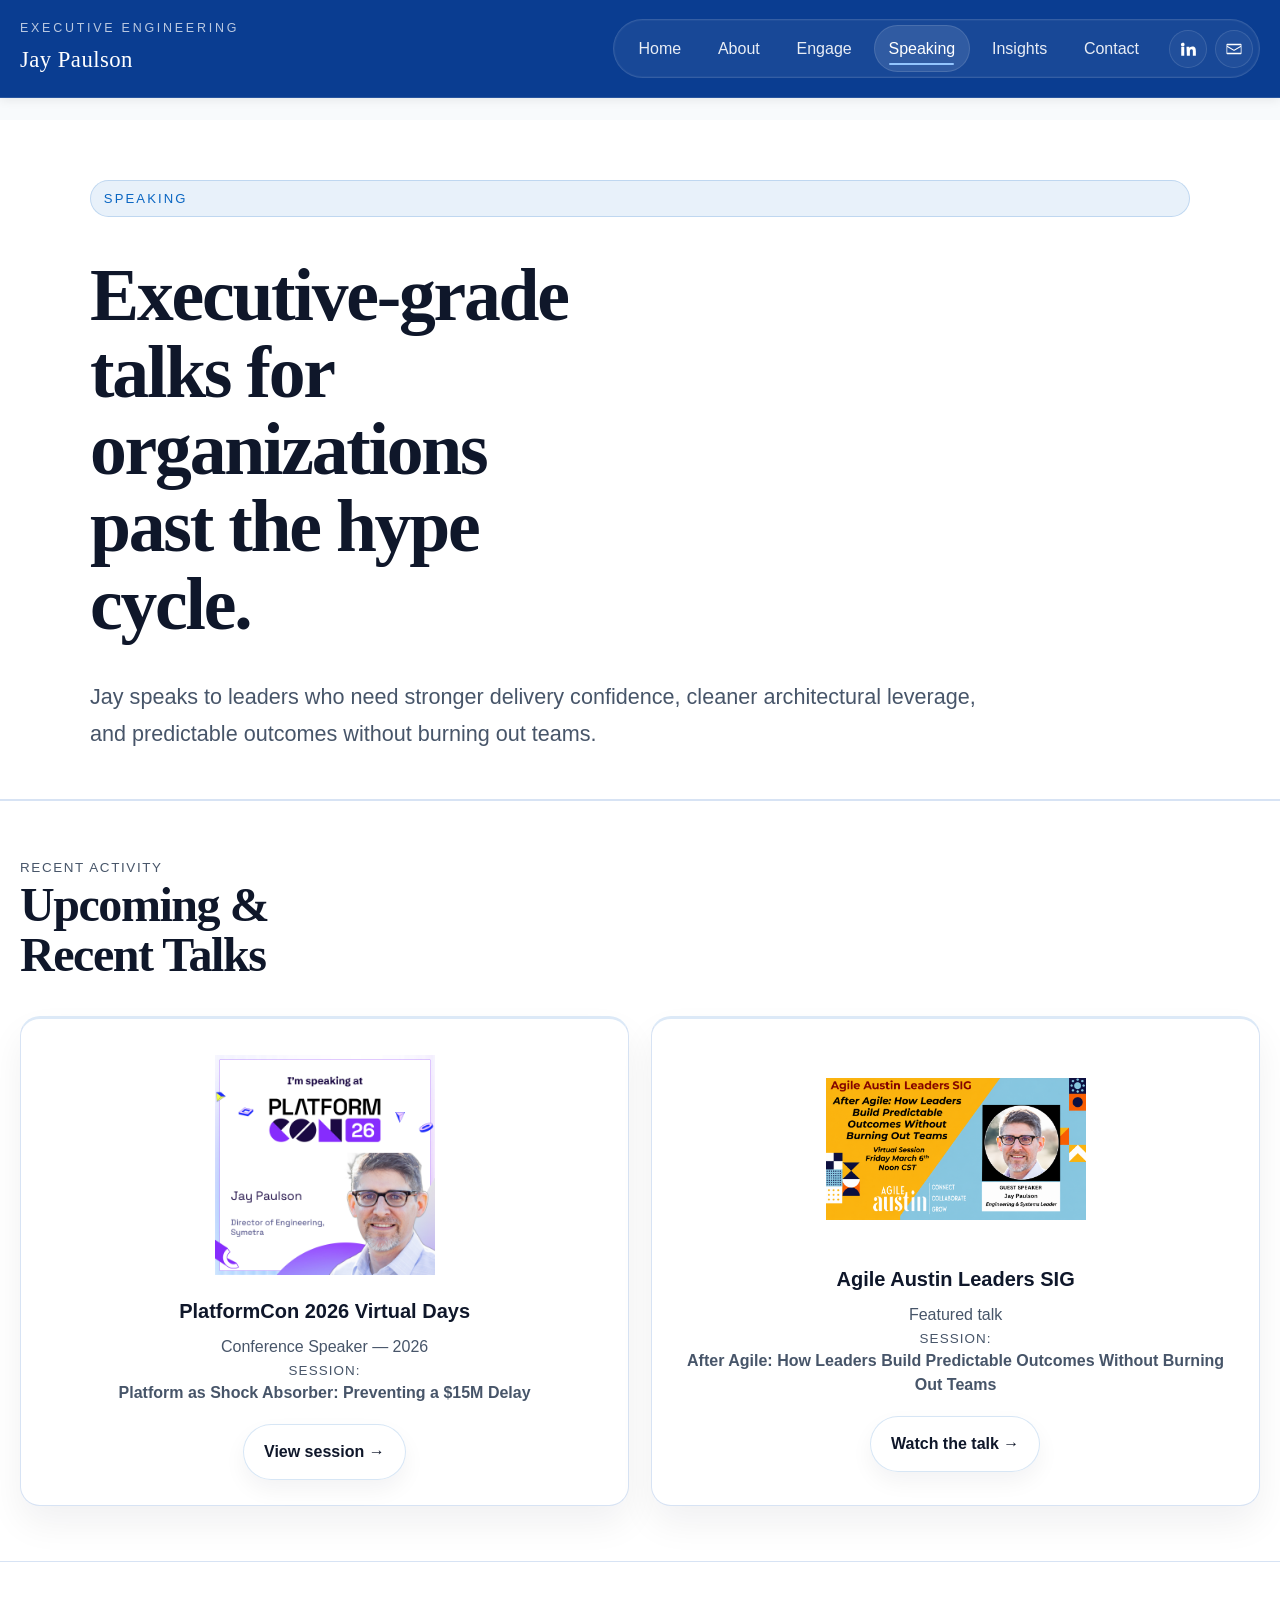
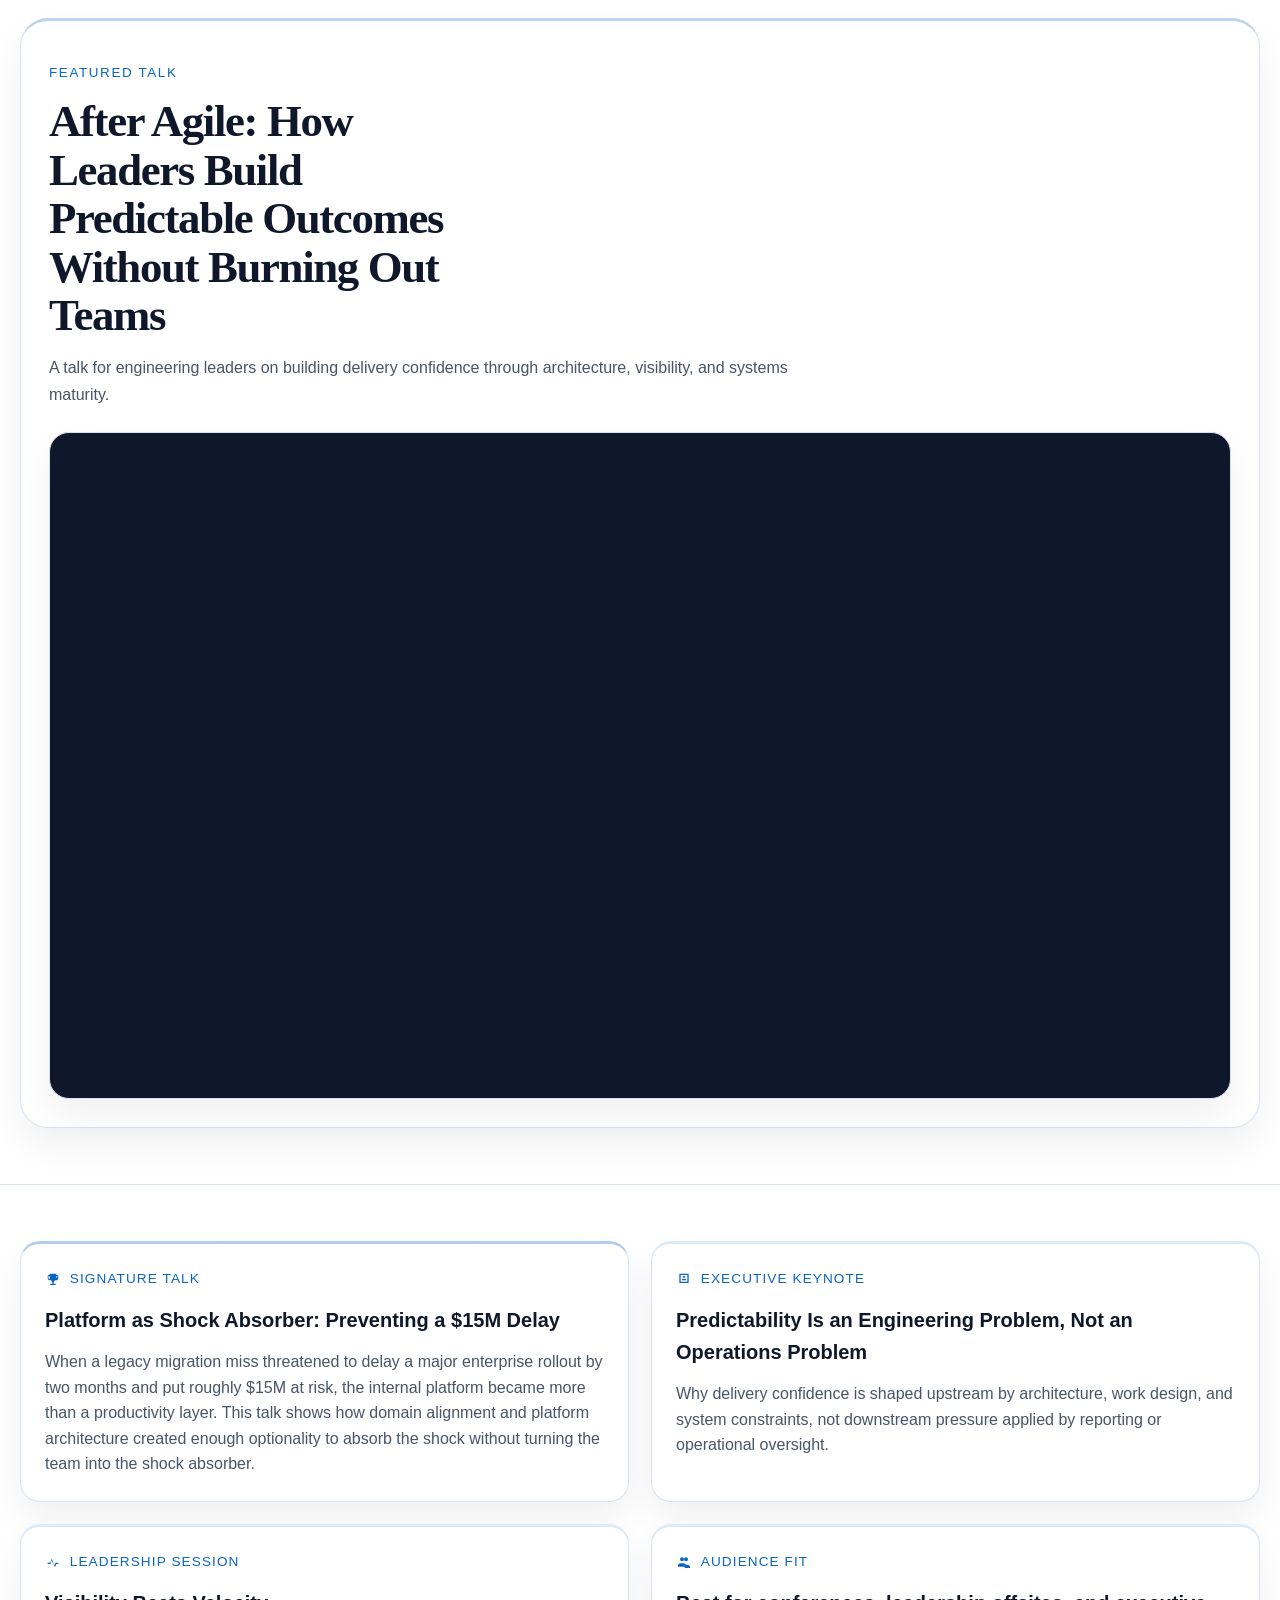
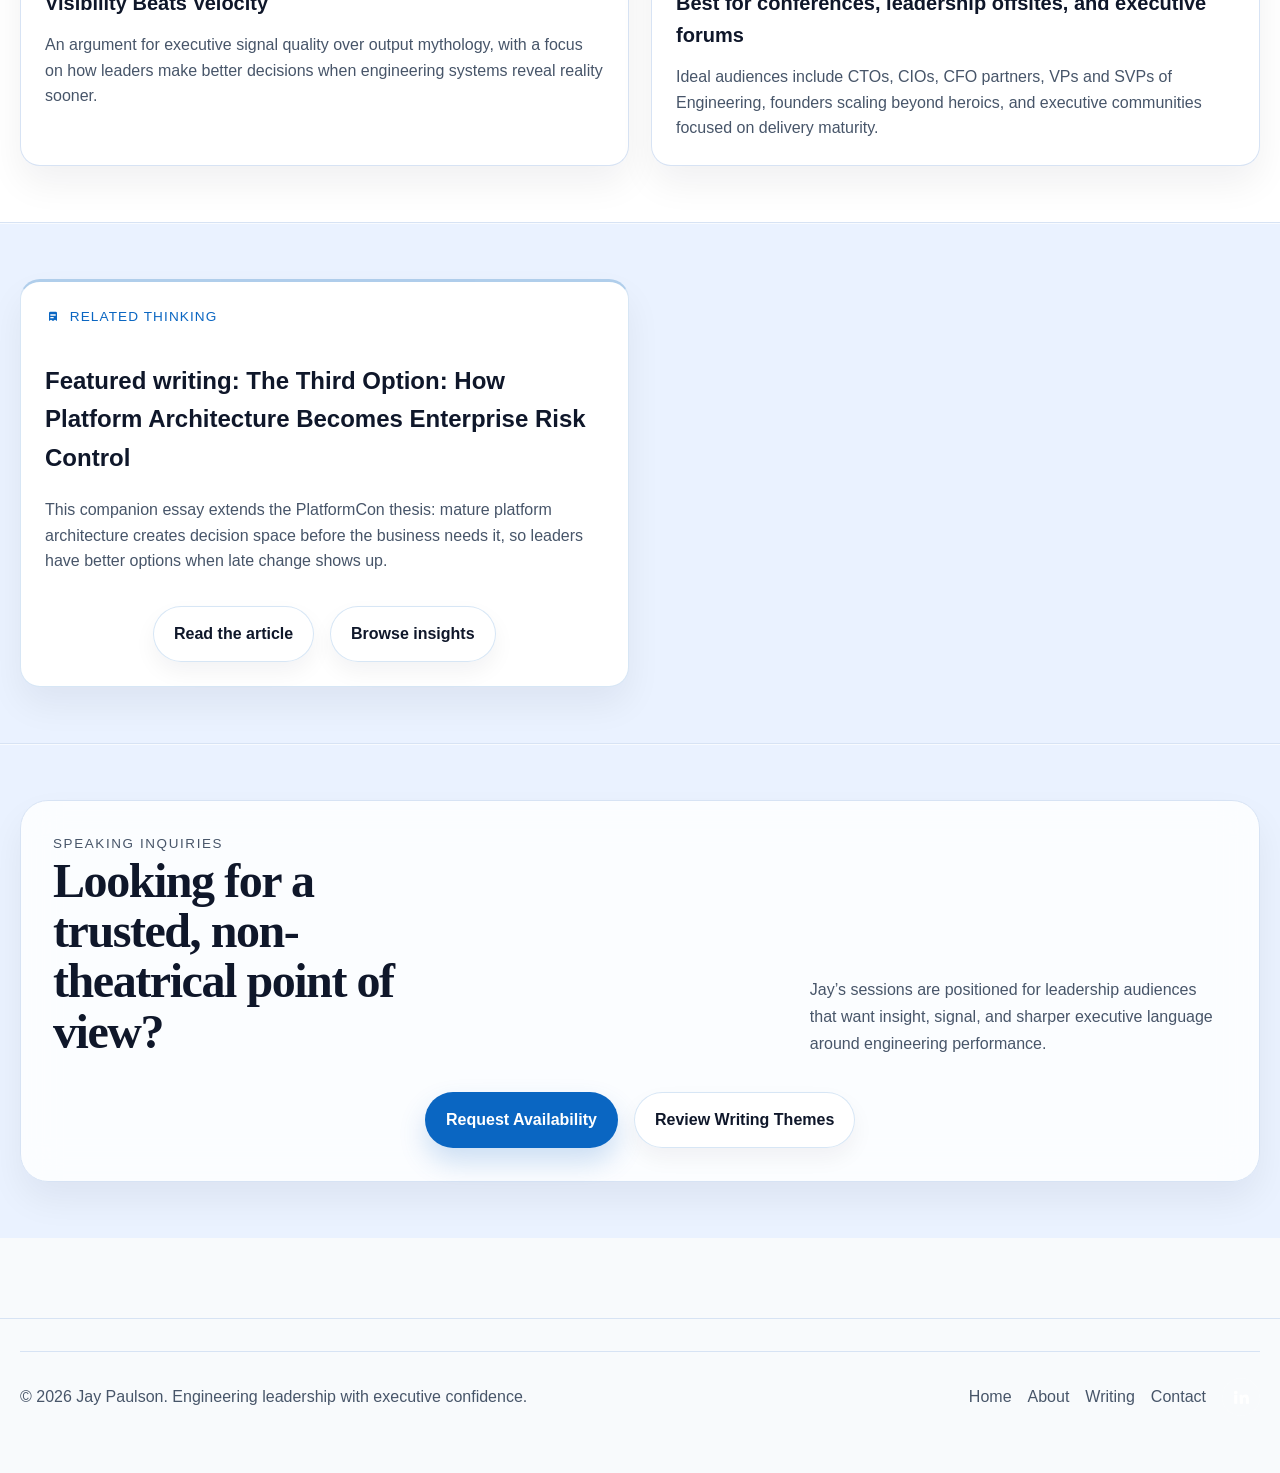
<file: speaking.html>
<!DOCTYPE html>
<html lang="en">
  <head>
    <meta charset="utf-8">
    <meta name="viewport" content="width=device-width, initial-scale=1">
    <title>Speaking | Jay Paulson on Predictability, After Agile, and Engineering Leadership</title>
    <meta name="description" content="Speaking topics from Jay Paulson on After Agile, engineering leadership, predictable outcomes without burning out teams, and visibility that leaders can act on.">
    <link rel="canonical" href="https://jaypaulson.co/speaking.html">
    <meta property="og:title" content="Speaking | Jay Paulson on Predictability, After Agile, and Engineering Leadership">
    <meta property="og:description" content="Talks for engineering and business leaders on After Agile, predictability, visibility beats velocity, and sustainable delivery systems.">
    <meta property="og:type" content="website">
    <meta property="og:url" content="https://jaypaulson.co/speaking.html">
    <meta name="twitter:card" content="summary_large_image">
    <meta name="twitter:title" content="Speaking | Jay Paulson on Predictability, After Agile, and Engineering Leadership">
    <meta name="twitter:description" content="Executive-focused talks on After Agile, engineering predictability, and visibility leaders can use.">
    <script async src="https://www.googletagmanager.com/gtag/js?id=G-854DFBSPWT"></script>
    <script>
      window.dataLayer = window.dataLayer || [];
      function gtag() { dataLayer.push(arguments); }
      gtag('js', new Date());
      gtag('config', 'G-854DFBSPWT');
    </script>
    <script type="application/ld+json">
      {
        "@context": "https://schema.org",
        "@type": "WebPage",
        "name": "Speaking | Jay Paulson on Predictability, After Agile, and Engineering Leadership",
        "url": "https://jaypaulson.co/speaking.html",
        "description": "Speaking topics from Jay Paulson on After Agile, engineering leadership, predictable outcomes without burning out teams, and visibility that leaders can act on.",
        "about": [
          "speaking",
          "engineering predictability",
          "After Agile",
          "architecture-led delivery",
          "systems maturity"
        ]
      }
    </script>
    <link rel="manifest" href="./site.webmanifest">
    <link rel="stylesheet" href="./styles.css">
    <script src="./script.js" defer></script>
  </head>
  <body data-page="speaking">
    <div class="site-shell">
      <header class="site-header">
        <div class="container">
          <a class="brand" href="./index.html" aria-label="Jay Paulson home">
            <span class="brand-mark">Executive Engineering</span>
            <span class="brand-name">Jay Paulson</span>
          </a>
          <button class="nav-toggle" type="button" aria-expanded="false" aria-controls="site-nav" aria-label="Toggle navigation">
            <span class="nav-toggle-bar"></span>
            <span class="nav-toggle-bar"></span>
            <span class="nav-toggle-bar"></span>
          </button>
          <div class="nav-group" id="site-nav">
            <nav class="nav" aria-label="Primary">
              <a href="./index.html" data-nav="home">Home</a>
              <a href="./about.html" data-nav="about">About</a>
              <a href="./work-with-jay.html" data-nav="work">Engage</a>
              <a href="./speaking.html" data-nav="speaking">Speaking</a>
              <a href="./writing.html" data-nav="writing">Insights</a>
              <a href="./contact.html" data-nav="contact">Contact</a>
            </nav>
            <div class="social-row" aria-label="Social links">
              <a class="social-link" href="https://www.linkedin.com/in/paulsjv" target="_blank" rel="noopener noreferrer" aria-label="Jay Paulson on LinkedIn">
                <svg viewBox="0 0 24 24" aria-hidden="true">
                  <path d="M4.98 3.5A2.48 2.48 0 1 1 5 8.46a2.48 2.48 0 0 1-.02-4.96ZM3 9h4v12H3zm7 0h3.83v1.64h.05c.53-1.01 1.84-2.08 3.79-2.08 4.05 0 4.8 2.67 4.8 6.13V21h-4v-5.53c0-1.32-.03-3.02-1.84-3.02-1.85 0-2.13 1.44-2.13 2.92V21h-4z"/>
                </svg>
              </a>
              <a class="social-link" href="./contact.html" aria-label="Contact Jay Paulson">
                <svg viewBox="0 0 24 24" aria-hidden="true">
                  <path d="M3 5h18a1 1 0 0 1 1 1v12a1 1 0 0 1-1 1H3a1 1 0 0 1-1-1V6a1 1 0 0 1 1-1Zm0 2v.51l9 5.4 9-5.4V7H3Zm18 10v-7.76l-8.49 5.1a1 1 0 0 1-1.02 0L3 9.24V17h18Z"/>
                </svg>
              </a>
            </div>
          </div>
        </div>
      </header>

      <main>
        <section class="page-hero">
          <div class="container content-stack">
            <span class="eyebrow">Speaking</span>
            <h1>Executive-grade talks for organizations past the hype cycle.</h1>
            <p class="lede">
              Jay speaks to leaders who need stronger delivery confidence, cleaner architectural leverage, and predictable outcomes without burning out teams.
            </p>
          </div>
        </section>

        <section class="section section-white">
          <div class="container">
            <div class="section-header">
              <div>
                <p class="kicker">Recent activity</p>
                <h2>Upcoming &amp; Recent Talks</h2>
              </div>
            </div>
            <div class="talk-proof-grid">
              <article class="card talk-proof-card">
                <div class="talk-badge">
                  <img src="./images/PlatformCon-2026-Jay-Paulson.jpg" alt="PlatformCon 2026 Virtual Days speaker graphic for Jay Paulson">
                </div>
                <div class="talk-proof-copy">
                  <h3>PlatformCon 2026 Virtual Days</h3>
                  <p>Conference Speaker — 2026</p>
                  <p class="talk-session-label">Session:</p>
                  <p class="talk-session-title">Platform as Shock Absorber: Preventing a $15M Delay</p>
                  <div class="button-row" style="justify-content:center;">
                    <a class="button-secondary" href="https://platformcon.com/sessions/platform-as-shock-absorber-preventing-a-15m-delay" target="_blank" rel="noopener noreferrer">View session →</a>
                  </div>
                </div>
              </article>
              <article class="card talk-proof-card">
                <div class="talk-badge">
                  <img src="./images/Jay_Paulson_Leaders_SIG_202603.png" alt="Agile Austin Leaders SIG talk thumbnail for Jay Paulson">
                </div>
                <div class="talk-proof-copy">
                  <h3>Agile Austin Leaders SIG</h3>
                  <p>Featured talk</p>
                  <p class="talk-session-label">Session:</p>
                  <p class="talk-session-title">After Agile: How Leaders Build Predictable Outcomes Without Burning Out Teams</p>
                  <div class="button-row" style="justify-content:center;">
                    <a class="button-secondary" href="https://youtu.be/kFz2kYTfNew?si=FS5_zNIf6RV_krbp" target="_blank" rel="noopener noreferrer">Watch the talk →</a>
                  </div>
                </div>
              </article>
            </div>
          </div>
        </section>

        <section class="section section-white">
          <div class="container">
            <div class="featured-talk-card" id="featured-talk-video">
              <div class="featured-talk-copy">
                <p class="kicker">Featured Talk</p>
                <h2>After Agile: How Leaders Build Predictable Outcomes Without Burning Out Teams</h2>
                <p>
                  A talk for engineering leaders on building delivery confidence through architecture, visibility, and systems maturity.
                </p>
              </div>
              <div class="video-frame">
                <iframe
                  src="https://www.youtube.com/embed/kFz2kYTfNew"
                  title="After Agile: How Leaders Build Predictable Outcomes Without Burning Out Teams"
                  loading="lazy"
                  referrerpolicy="strict-origin-when-cross-origin"
                  allow="accelerometer; autoplay; clipboard-write; encrypted-media; gyroscope; picture-in-picture; web-share"
                  allowfullscreen
                ></iframe>
              </div>
            </div>
          </div>
        </section>

        <section class="section section-white">
          <div class="container talk-list">
            <article class="talk-card featured">
              <div class="meta"><span class="meta-icon" aria-hidden="true"><svg viewBox="0 0 24 24"><path d="M7 4h10v2h1a2 2 0 0 1 2 2v2a4 4 0 0 1-4 4h-1.1A4.99 4.99 0 0 1 13 16.9V19h3v2H8v-2h3v-2.1A4.99 4.99 0 0 1 9.1 14H8a4 4 0 0 1-4-4V8a2 2 0 0 1 2-2h1V4Zm10 4v2a2 2 0 0 0 2-2V8h-2ZM7 8H5v2a2 2 0 0 0 2 2V8Z"/></svg></span>Signature Talk</div>
              <h3>Platform as Shock Absorber: Preventing a $15M Delay</h3>
              <p>
                When a legacy migration miss threatened to delay a major enterprise rollout by two months and put roughly $15M at risk, the internal platform became more than a productivity layer. This talk shows how domain alignment and platform architecture created enough optionality to absorb the shock without turning the team into the shock absorber.
              </p>
            </article>
            <article class="talk-card">
              <div class="meta"><span class="meta-icon" aria-hidden="true"><svg viewBox="0 0 24 24"><path d="M5 4h14v14H5V4Zm2 2v10h10V6H7Zm3 2h4v2h-4V8Zm-1 4h6v2H9v-2Z"/></svg></span>Executive Keynote</div>
              <h3>Predictability Is an Engineering Problem, Not an Operations Problem</h3>
              <p>
                Why delivery confidence is shaped upstream by architecture, work design, and system constraints, not downstream pressure applied by reporting or operational oversight.
              </p>
            </article>
            <article class="talk-card">
              <div class="meta"><span class="meta-icon" aria-hidden="true"><svg viewBox="0 0 24 24"><path d="M4 13h4l2-6 4 10 2-4h4v2h-2.8l-2.2 4.4L10 9.8 8.4 15H4v-2Z"/></svg></span>Leadership Session</div>
              <h3>Visibility Beats Velocity</h3>
              <p>
                An argument for executive signal quality over output mythology, with a focus on how leaders make better decisions when engineering systems reveal reality sooner.
              </p>
            </article>
            <article class="talk-card">
              <div class="meta"><span class="meta-icon" aria-hidden="true"><svg viewBox="0 0 24 24"><path d="M9 11a3 3 0 1 0-3-3 3 3 0 0 0 3 3Zm6 0a3 3 0 1 0-3-3 3 3 0 0 0 3 3ZM3 19v-1a4 4 0 0 1 4-4h4a4 4 0 0 1 4 4v1H3Zm10 0v-1c0-.73-.2-1.41-.54-2H17a4 4 0 0 1 4 4v1h-8Z"/></svg></span>Audience fit</div>
              <h3>Best for conferences, leadership offsites, and executive forums</h3>
              <p>
                Ideal audiences include CTOs, CIOs, CFO partners, VPs and SVPs of Engineering, founders scaling beyond heroics, and executive communities focused on delivery maturity.
              </p>
            </article>
          </div>
        </section>

        <section class="section section-tint">
          <div class="container">
            <div class="article-list">
              <article class="article-card featured">
                <div class="meta"><span class="meta-icon" aria-hidden="true"><svg viewBox="0 0 24 24"><path d="M6 4h10a2 2 0 0 1 2 2v12l-3-2-3 2-3-2-3 2V6a2 2 0 0 1 2-2Zm2 4v2h8V8H8Zm0 4v2h5v-2H8Z"/></svg></span>Related thinking</div>
                <h2>Featured writing: The Third Option: How Platform Architecture Becomes Enterprise Risk Control</h2>
                <p>
                  This companion essay extends the PlatformCon thesis: mature platform architecture creates decision space before the business needs it, so leaders have better options when late change shows up.
                </p>
                <div class="button-row">
                  <a class="button-secondary" href="./the-third-option-how-platform-architecture-becomes-enterprise-risk-control.html">Read the article</a>
                  <a class="button-secondary" href="./writing.html">Browse insights</a>
                </div>
              </article>
            </div>
          </div>
        </section>

        <section class="section section-tint">
          <div class="container panel" style="padding: 2rem;">
            <div class="section-header">
              <div>
                <p class="kicker">Speaking Inquiries</p>
                <h2>Looking for a trusted, non-theatrical point of view?</h2>
              </div>
              <p>
                Jay’s sessions are positioned for leadership audiences that want insight, signal, and sharper executive language around engineering performance.
              </p>
            </div>
            <div class="button-row">
              <a class="button" href="./contact.html">Request Availability</a>
              <a class="button-secondary" href="./writing.html">Review Writing Themes</a>
            </div>
          </div>
        </section>
      </main>

      <footer class="site-footer">
        <div class="container footer-inner">
          <p>© <span data-year></span> Jay Paulson. Engineering leadership with executive confidence.</p>
          <div class="footer-links">
            <a href="./index.html">Home</a>
            <a href="./about.html">About</a>
            <a href="./writing.html">Writing</a>
            <a href="./contact.html">Contact</a>
            <a class="social-link" href="https://www.linkedin.com/in/paulsjv" target="_blank" rel="noopener noreferrer" aria-label="Jay Paulson on LinkedIn">
              <svg viewBox="0 0 24 24" aria-hidden="true">
                <path d="M4.98 3.5A2.48 2.48 0 1 1 5 8.46a2.48 2.48 0 0 1-.02-4.96ZM3 9h4v12H3zm7 0h3.83v1.64h.05c.53-1.01 1.84-2.08 3.79-2.08 4.05 0 4.8 2.67 4.8 6.13V21h-4v-5.53c0-1.32-.03-3.02-1.84-3.02-1.85 0-2.13 1.44-2.13 2.92V21h-4z"/>
              </svg>
            </a>
          </div>
        </div>
      </footer>
    </div>
  </body>
</html>
</file>
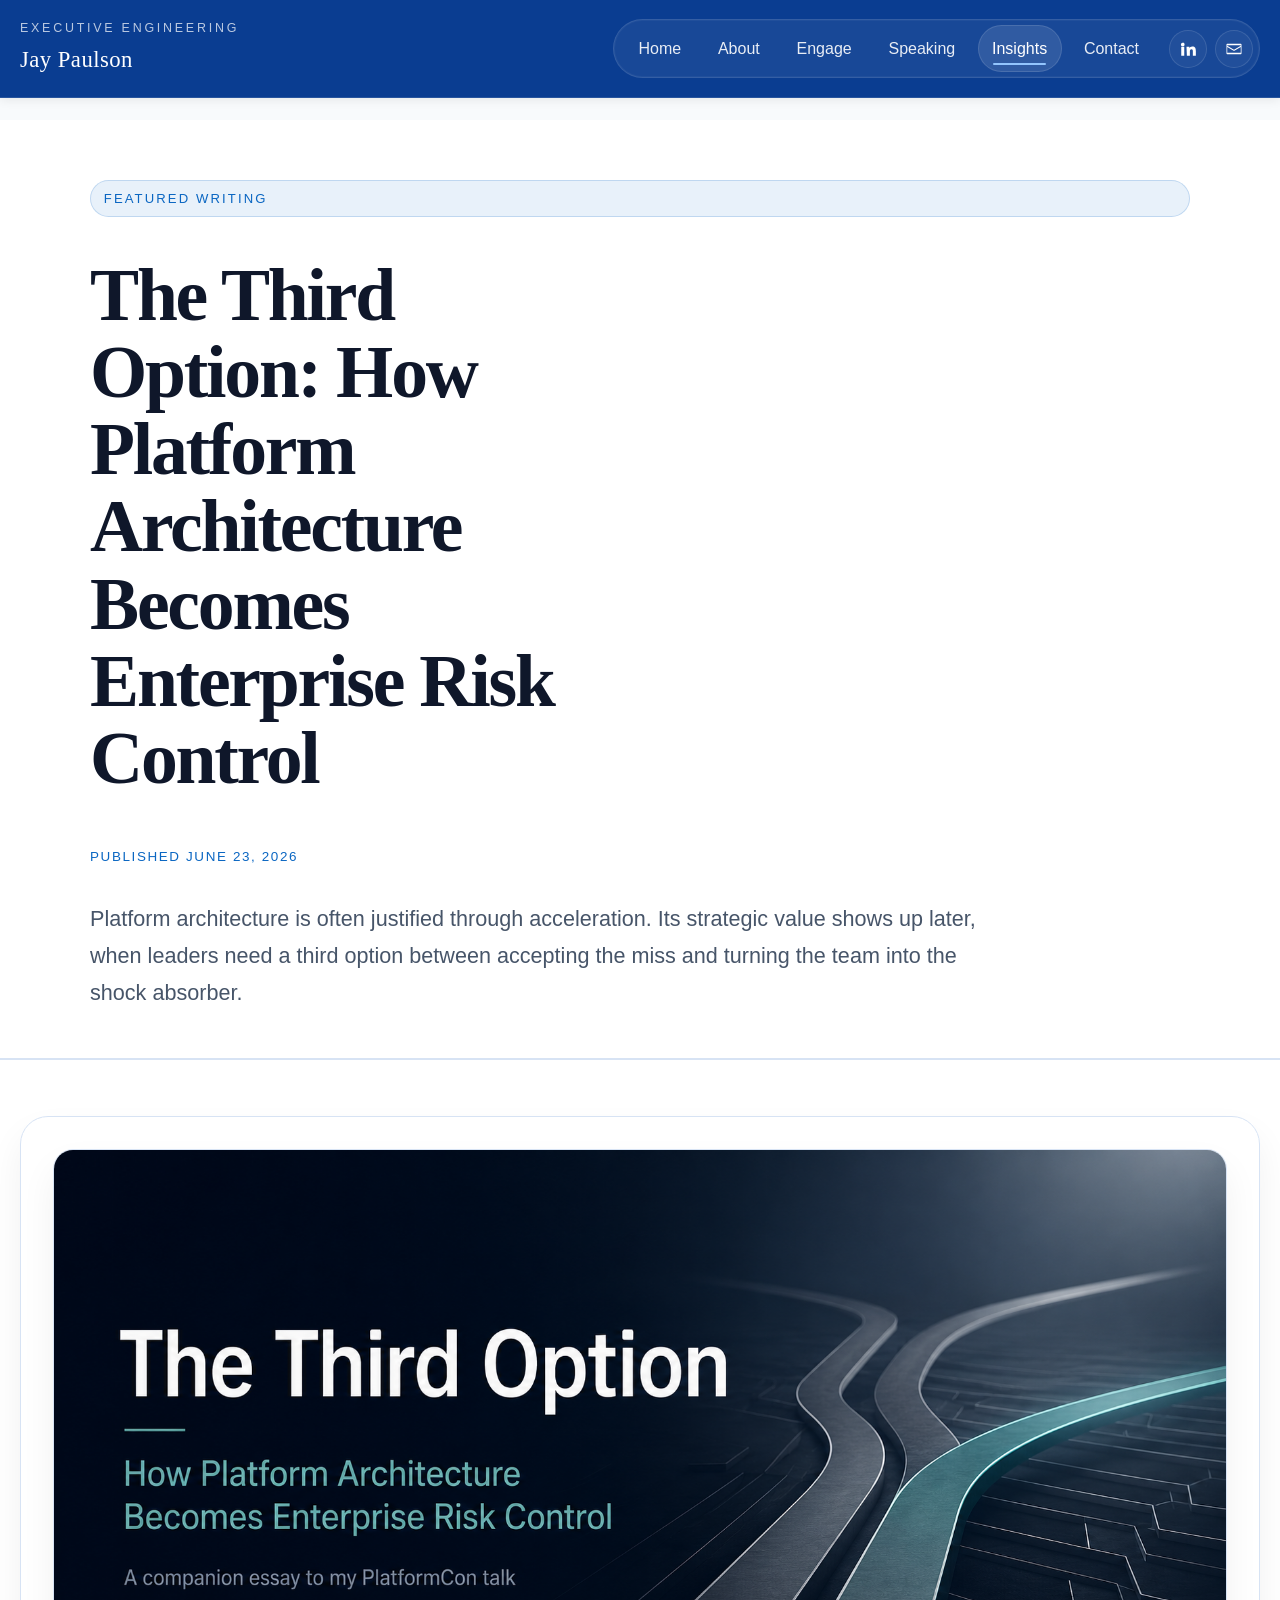
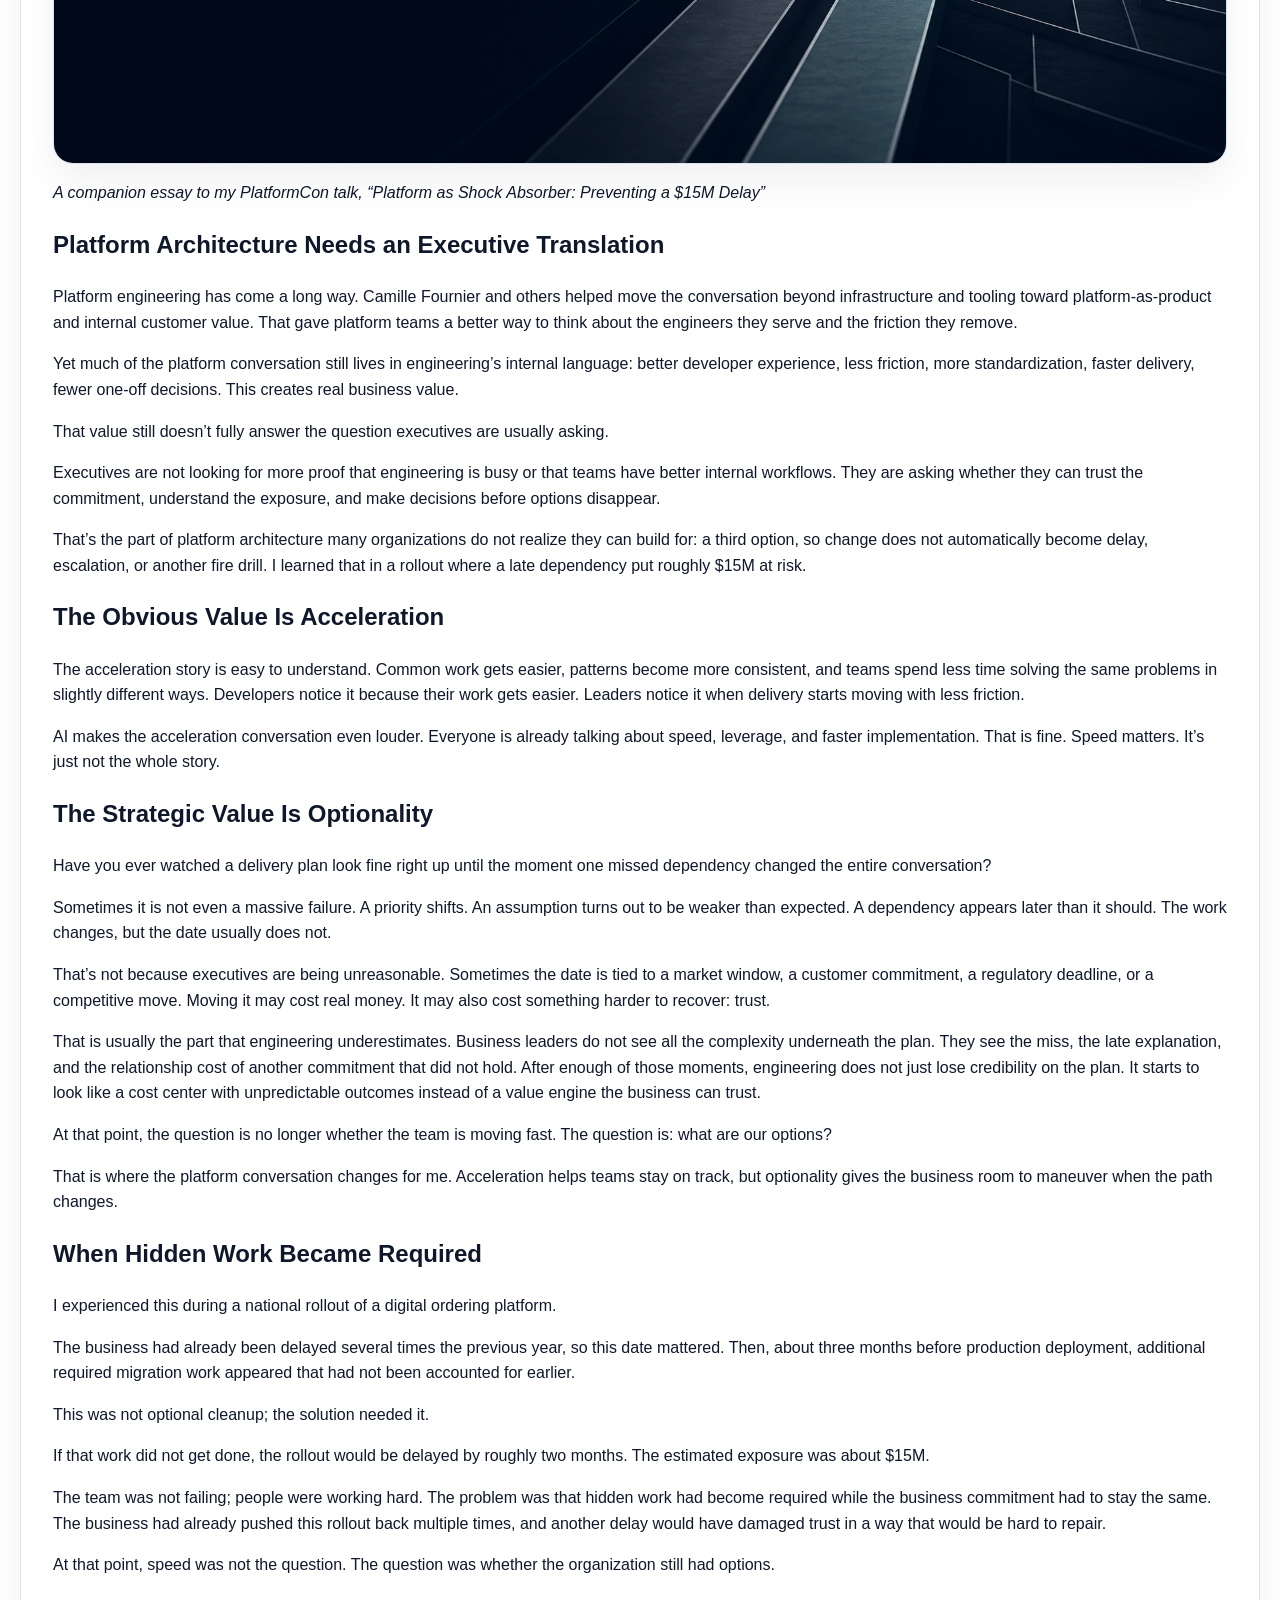
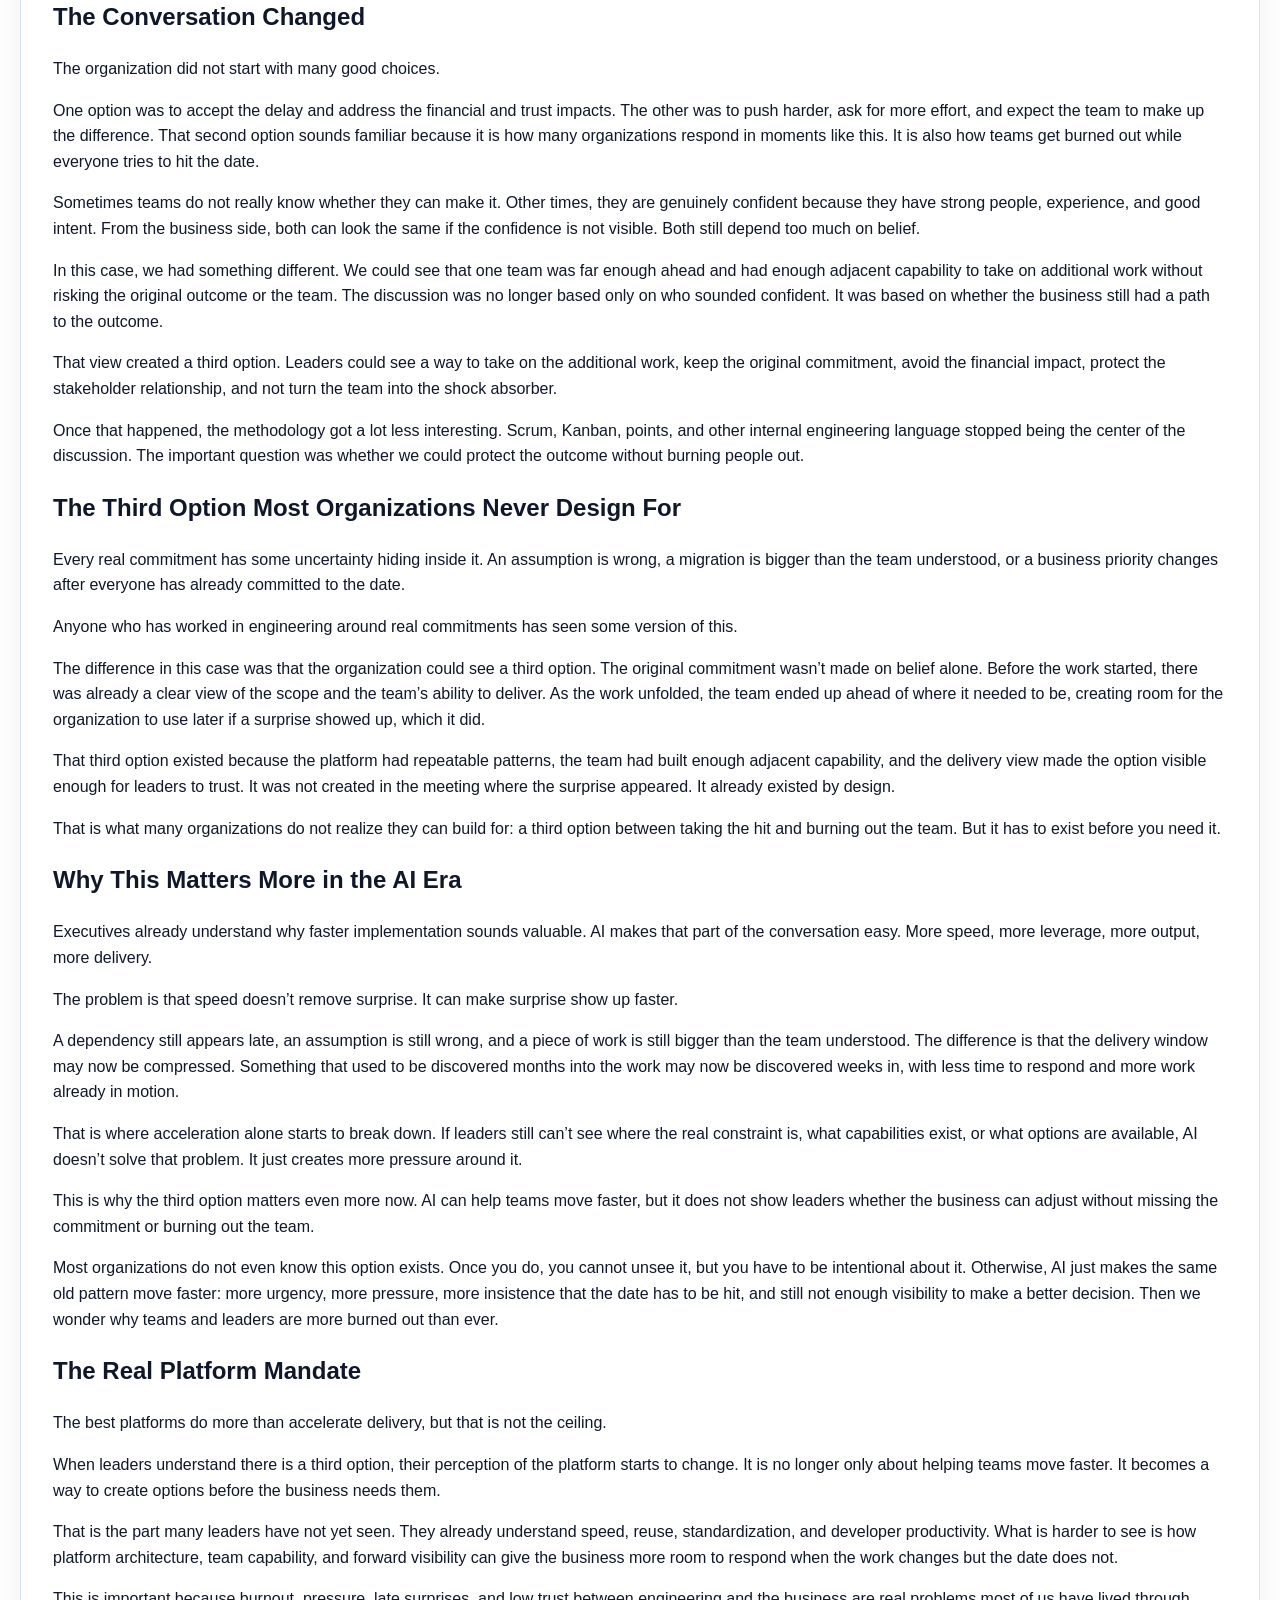
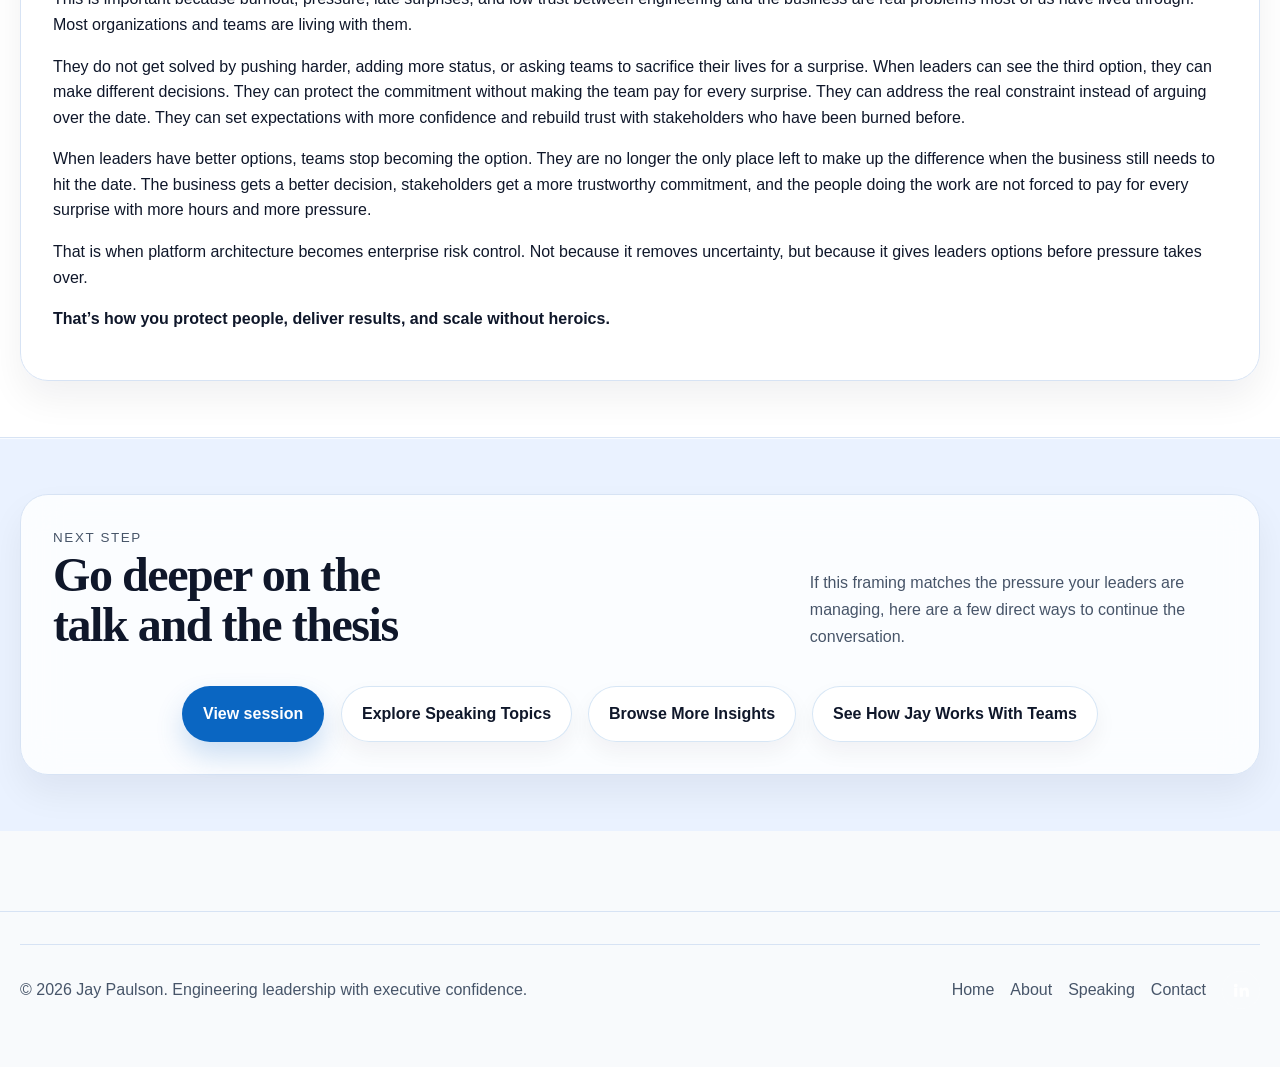
<file: the-third-option-how-platform-architecture-becomes-enterprise-risk-control.html>
<!DOCTYPE html>
<html lang="en">
  <head>
    <meta charset="utf-8">
    <meta name="viewport" content="width=device-width, initial-scale=1">
    <title>The Third Option: How Platform Architecture Becomes Enterprise Risk Control | Jay Paulson</title>
    <meta name="description" content="Platform architecture is often justified through speed, reuse, and standardization. But its strategic value shows up when late change threatens a business commitment. This essay explains how mature platform architecture creates a third option between taking the hit and burning out the team.">
    <link rel="canonical" href="https://jaypaulson.co/the-third-option-how-platform-architecture-becomes-enterprise-risk-control.html">
    <meta property="og:title" content="The Third Option: How Platform Architecture Becomes Enterprise Risk Control | Jay Paulson">
    <meta property="og:description" content="A companion essay on why the strategic value of platform architecture is optionality when late change threatens a business commitment.">
    <meta property="og:type" content="article">
    <meta property="og:url" content="https://jaypaulson.co/the-third-option-how-platform-architecture-becomes-enterprise-risk-control.html">
    <meta property="og:image" content="https://jaypaulson.co/images/third-option.png">
    <meta name="twitter:card" content="summary_large_image">
    <meta name="twitter:title" content="The Third Option: How Platform Architecture Becomes Enterprise Risk Control | Jay Paulson">
    <meta name="twitter:description" content="Why mature platform architecture creates a third option between taking the hit and burning out the team when pressure arrives late.">
    <meta name="twitter:image" content="https://jaypaulson.co/images/third-option.png">
    <script async src="https://www.googletagmanager.com/gtag/js?id=G-854DFBSPWT"></script>
    <script>
      window.dataLayer = window.dataLayer || [];
      function gtag() { dataLayer.push(arguments); }
      gtag('js', new Date());
      gtag('config', 'G-854DFBSPWT');
    </script>
    <script type="application/ld+json">
      {
        "@context": "https://schema.org",
        "@type": "Article",
        "headline": "The Third Option: How Platform Architecture Becomes Enterprise Risk Control",
        "author": {
          "@type": "Person",
          "name": "Jay Paulson",
          "url": "https://jaypaulson.co/",
          "sameAs": [
            "https://www.linkedin.com/in/paulsjv"
          ]
        },
        "mainEntityOfPage": "https://jaypaulson.co/the-third-option-how-platform-architecture-becomes-enterprise-risk-control.html",
        "url": "https://jaypaulson.co/the-third-option-how-platform-architecture-becomes-enterprise-risk-control.html",
        "image": "https://jaypaulson.co/images/third-option.png",
        "datePublished": "2026-06-23",
        "dateModified": "2026-06-21",
        "description": "Platform architecture is often justified through speed, reuse, and standardization. But its strategic value shows up when late change threatens a business commitment. This essay explains how mature platform architecture creates a third option between taking the hit and burning out the team.",
        "publisher": {
          "@type": "Person",
          "name": "Jay Paulson",
          "url": "https://jaypaulson.co/"
        },
        "articleSection": "Insights",
        "keywords": [
          "platform architecture",
          "enterprise risk control",
          "engineering predictability",
          "optionality"
        ]
      }
    </script>
    <link rel="manifest" href="./site.webmanifest">
    <link rel="stylesheet" href="./styles.css">
    <script src="./script.js" defer></script>
  </head>
  <body data-page="writing">
    <div class="site-shell">
      <header class="site-header">
        <div class="container">
          <a class="brand" href="./index.html" aria-label="Jay Paulson home">
            <span class="brand-mark">Executive Engineering</span>
            <span class="brand-name">Jay Paulson</span>
          </a>
          <button class="nav-toggle" type="button" aria-expanded="false" aria-controls="site-nav" aria-label="Toggle navigation">
            <span class="nav-toggle-bar"></span>
            <span class="nav-toggle-bar"></span>
            <span class="nav-toggle-bar"></span>
          </button>
          <div class="nav-group" id="site-nav">
            <nav class="nav" aria-label="Primary">
              <a href="./index.html" data-nav="home">Home</a>
              <a href="./about.html" data-nav="about">About</a>
              <a href="./work-with-jay.html" data-nav="work">Engage</a>
              <a href="./speaking.html" data-nav="speaking">Speaking</a>
              <a href="./writing.html" data-nav="writing">Insights</a>
              <a href="./contact.html" data-nav="contact">Contact</a>
            </nav>
            <div class="social-row" aria-label="Social links">
              <a class="social-link" href="https://www.linkedin.com/in/paulsjv" target="_blank" rel="noopener noreferrer" aria-label="Jay Paulson on LinkedIn">
                <svg viewBox="0 0 24 24" aria-hidden="true">
                  <path d="M4.98 3.5A2.48 2.48 0 1 1 5 8.46a2.48 2.48 0 0 1-.02-4.96ZM3 9h4v12H3zm7 0h3.83v1.64h.05c.53-1.01 1.84-2.08 3.79-2.08 4.05 0 4.8 2.67 4.8 6.13V21h-4v-5.53c0-1.32-.03-3.02-1.84-3.02-1.85 0-2.13 1.44-2.13 2.92V21h-4z"/>
                </svg>
              </a>
              <a class="social-link" href="./contact.html" aria-label="Contact Jay Paulson">
                <svg viewBox="0 0 24 24" aria-hidden="true">
                  <path d="M3 5h18a1 1 0 0 1 1 1v12a1 1 0 0 1-1 1H3a1 1 0 0 1-1-1V6a1 1 0 0 1 1-1Zm0 2v.51l9 5.4 9-5.4V7H3Zm18 10v-7.76l-8.49 5.1a1 1 0 0 1-1.02 0L3 9.24V17h18Z"/>
                </svg>
              </a>
            </div>
          </div>
        </div>
      </header>

      <main>
        <article>
          <section class="page-hero">
            <div class="container content-stack">
              <span class="eyebrow">Featured Writing</span>
              <h1>The Third Option: How Platform Architecture Becomes Enterprise Risk Control</h1>
              <p class="kicker">Published June 23, 2026</p>
              <p class="lede">
                Platform architecture is often justified through acceleration. Its strategic value shows up later, when leaders need a third option between accepting the miss and turning the team into the shock absorber.
              </p>
            </div>
          </section>

          <section class="section section-white">
            <div class="container">
              <div class="panel" style="padding: 2rem;">
                <figure class="chart-placeholder">
                  <img src="./images/third-option.png" alt="The Third Option: How Platform Architecture Becomes Enterprise Risk Control">
                </figure>

                <p><em>A companion essay to my PlatformCon talk, <a href="https://platformcon.com/sessions/platform-as-shock-absorber-preventing-a-15m-delay" target="_blank" rel="noopener noreferrer">“Platform as Shock Absorber: Preventing a $15M Delay”</a></em></p>

                <h2>Platform Architecture Needs an Executive Translation</h2>
                <p>
                  Platform engineering has come a long way. Camille Fournier and others helped move the conversation beyond infrastructure and tooling toward platform-as-product and internal customer value. That gave platform teams a better way to think about the engineers they serve and the friction they remove.
                </p>
                <p>
                  Yet much of the platform conversation still lives in engineering&rsquo;s internal language: better developer experience, less friction, more standardization, faster delivery, fewer one-off decisions. This creates real business value.
                </p>
                <p>
                  That value still doesn&rsquo;t fully answer the question executives are usually asking.
                </p>
                <p>
                  Executives are not looking for more proof that engineering is busy or that teams have better internal workflows. They are asking whether they can trust the commitment, understand the exposure, and make decisions before options disappear.
                </p>
                <p>
                  That&rsquo;s the part of platform architecture many organizations do not realize they can build for: a third option, so change does not automatically become delay, escalation, or another fire drill. I learned that in a rollout where a late dependency put roughly $15M at risk.
                </p>

                <h2>The Obvious Value Is Acceleration</h2>
                <p>
                  The acceleration story is easy to understand. Common work gets easier, patterns become more consistent, and teams spend less time solving the same problems in slightly different ways. Developers notice it because their work gets easier. Leaders notice it when delivery starts moving with less friction.
                </p>
                <p>
                  AI makes the acceleration conversation even louder. Everyone is already talking about speed, leverage, and faster implementation. That is fine. Speed matters. It&rsquo;s just not the whole story.
                </p>

                <h2>The Strategic Value Is Optionality</h2>
                <p>
                  Have you ever watched a delivery plan look fine right up until the moment one missed dependency changed the entire conversation?
                </p>
                <p>
                  Sometimes it is not even a massive failure. A priority shifts. An assumption turns out to be weaker than expected. A dependency appears later than it should. The work changes, but the date usually does not.
                </p>
                <p>
                  That&rsquo;s not because executives are being unreasonable. Sometimes the date is tied to a market window, a customer commitment, a regulatory deadline, or a competitive move. Moving it may cost real money. It may also cost something harder to recover: trust.
                </p>
                <p>
                  That is usually the part that engineering underestimates. Business leaders do not see all the complexity underneath the plan. They see the miss, the late explanation, and the relationship cost of another commitment that did not hold. After enough of those moments, engineering does not just lose credibility on the plan. It starts to look like a cost center with unpredictable outcomes instead of a value engine the business can trust.
                </p>
                <p>
                  At that point, the question is no longer whether the team is moving fast. The question is: what are our options?
                </p>
                <p>
                  That is where the platform conversation changes for me. Acceleration helps teams stay on track, but optionality gives the business room to maneuver when the path changes.
                </p>

                <h2>When Hidden Work Became Required</h2>
                <p>
                  I experienced this during a national rollout of a digital ordering platform.
                </p>
                <p>
                  The business had already been delayed several times the previous year, so this date mattered. Then, about three months before production deployment, additional required migration work appeared that had not been accounted for earlier.
                </p>
                <p>
                  This was not optional cleanup; the solution needed it.
                </p>
                <p>
                  If that work did not get done, the rollout would be delayed by roughly two months. The estimated exposure was about $15M.
                </p>
                <p>
                  The team was not failing; people were working hard. The problem was that hidden work had become required while the business commitment had to stay the same. The business had already pushed this rollout back multiple times, and another delay would have damaged trust in a way that would be hard to repair.
                </p>
                <p>
                  At that point, speed was not the question. The question was whether the organization still had options.
                </p>

                <h2>The Conversation Changed</h2>
                <p>
                  The organization did not start with many good choices.
                </p>
                <p>
                  One option was to accept the delay and address the financial and trust impacts. The other was to push harder, ask for more effort, and expect the team to make up the difference. That second option sounds familiar because it is how many organizations respond in moments like this. It is also how teams get burned out while everyone tries to hit the date.
                </p>
                <p>
                  Sometimes teams do not really know whether they can make it. Other times, they are genuinely confident because they have strong people, experience, and good intent. From the business side, both can look the same if the confidence is not visible. Both still depend too much on belief.
                </p>
                <p>
                  In this case, we had something different. We could see that one team was far enough ahead and had enough adjacent capability to take on additional work without risking the original outcome or the team. The discussion was no longer based only on who sounded confident. It was based on whether the business still had a path to the outcome.
                </p>
                <p>
                  That view created a third option. Leaders could see a way to take on the additional work, keep the original commitment, avoid the financial impact, protect the stakeholder relationship, and not turn the team into the shock absorber.
                </p>
                <p>
                  Once that happened, the methodology got a lot less interesting. Scrum, Kanban, points, and other internal engineering language stopped being the center of the discussion. The important question was whether we could protect the outcome without burning people out.
                </p>

                <h2>The Third Option Most Organizations Never Design For</h2>
                <p>
                  Every real commitment has some uncertainty hiding inside it. An assumption is wrong, a migration is bigger than the team understood, or a business priority changes after everyone has already committed to the date.
                </p>
                <p>
                  Anyone who has worked in engineering around real commitments has seen some version of this.
                </p>
                <p>
                  The difference in this case was that the organization could see a third option. The original commitment wasn&rsquo;t made on belief alone. Before the work started, there was already a clear view of the scope and the team&rsquo;s ability to deliver. As the work unfolded, the team ended up ahead of where it needed to be, creating room for the organization to use later if a surprise showed up, which it did.
                </p>
                <p>
                  That third option existed because the platform had repeatable patterns, the team had built enough adjacent capability, and the delivery view made the option visible enough for leaders to trust. It was not created in the meeting where the surprise appeared. It already existed by design.
                </p>
                <p>
                  That is what many organizations do not realize they can build for: a third option between taking the hit and burning out the team. But it has to exist before you need it.
                </p>

                <h2>Why This Matters More in the AI Era</h2>
                <p>
                  Executives already understand why faster implementation sounds valuable. AI makes that part of the conversation easy. More speed, more leverage, more output, more delivery.
                </p>
                <p>
                  The problem is that speed doesn&rsquo;t remove surprise. It can make surprise show up faster.
                </p>
                <p>
                  A dependency still appears late, an assumption is still wrong, and a piece of work is still bigger than the team understood. The difference is that the delivery window may now be compressed. Something that used to be discovered months into the work may now be discovered weeks in, with less time to respond and more work already in motion.
                </p>
                <p>
                  That is where acceleration alone starts to break down. If leaders still can&rsquo;t see where the real constraint is, what capabilities exist, or what options are available, AI doesn&rsquo;t solve that problem. It just creates more pressure around it.
                </p>
                <p>
                  This is why the third option matters even more now. AI can help teams move faster, but it does not show leaders whether the business can adjust without missing the commitment or burning out the team.
                </p>
                <p>
                  Most organizations do not even know this option exists. Once you do, you cannot unsee it, but you have to be intentional about it. Otherwise, AI just makes the same old pattern move faster: more urgency, more pressure, more insistence that the date has to be hit, and still not enough visibility to make a better decision. Then we wonder why teams and leaders are more burned out than ever.
                </p>

                <h2>The Real Platform Mandate</h2>
                <p>
                  The best platforms do more than accelerate delivery, but that is not the ceiling.
                </p>
                <p>
                  When leaders understand there is a third option, their perception of the platform starts to change. It is no longer only about helping teams move faster. It becomes a way to create options before the business needs them.
                </p>
                <p>
                  That is the part many leaders have not yet seen. They already understand speed, reuse, standardization, and developer productivity. What is harder to see is how platform architecture, team capability, and forward visibility can give the business more room to respond when the work changes but the date does not.
                </p>
                <p>
                  This is important because burnout, pressure, late surprises, and low trust between engineering and the business are real problems most of us have lived through. Most organizations and teams are living with them.
                </p>
                <p>
                  They do not get solved by pushing harder, adding more status, or asking teams to sacrifice their lives for a surprise. When leaders can see the third option, they can make different decisions. They can protect the commitment without making the team pay for every surprise. They can address the real constraint instead of arguing over the date. They can set expectations with more confidence and rebuild trust with stakeholders who have been burned before.
                </p>
                <p>
                  When leaders have better options, teams stop becoming the option. They are no longer the only place left to make up the difference when the business still needs to hit the date. The business gets a better decision, stakeholders get a more trustworthy commitment, and the people doing the work are not forced to pay for every surprise with more hours and more pressure.
                </p>
                <p>
                  That is when platform architecture becomes enterprise risk control. Not because it removes uncertainty, but because it gives leaders options before pressure takes over.
                </p>
                <p><strong>That&rsquo;s how you protect people, deliver results, and scale without heroics.</strong></p>
              </div>
            </div>
          </section>

          <section class="section section-tint">
            <div class="container panel" style="padding: 2rem;">
              <div class="section-header">
                <div>
                  <p class="kicker">Next Step</p>
                  <h2>Go deeper on the talk and the thesis</h2>
                </div>
                <p>
                  If this framing matches the pressure your leaders are managing, here are a few direct ways to continue the conversation.
                </p>
              </div>
              <div class="button-row">
                <a class="button" href="https://platformcon.com/sessions/platform-as-shock-absorber-preventing-a-15m-delay" target="_blank" rel="noopener noreferrer">View session</a>
                <a class="button-secondary" href="./speaking.html">Explore Speaking Topics</a>
                <a class="button-secondary" href="./writing.html">Browse More Insights</a>
                <a class="button-secondary" href="./work-with-jay.html">See How Jay Works With Teams</a>
              </div>
            </div>
          </section>
        </article>
      </main>

      <footer class="site-footer">
        <div class="container footer-inner">
          <p>© <span data-year></span> Jay Paulson. Engineering leadership with executive confidence.</p>
          <div class="footer-links">
            <a href="./index.html">Home</a>
            <a href="./about.html">About</a>
            <a href="./speaking.html">Speaking</a>
            <a href="./contact.html">Contact</a>
            <a class="social-link" href="https://www.linkedin.com/in/paulsjv" target="_blank" rel="noopener noreferrer" aria-label="Jay Paulson on LinkedIn">
              <svg viewBox="0 0 24 24" aria-hidden="true">
                <path d="M4.98 3.5A2.48 2.48 0 1 1 5 8.46a2.48 2.48 0 0 1-.02-4.96ZM3 9h4v12H3zm7 0h3.83v1.64h.05c.53-1.01 1.84-2.08 3.79-2.08 4.05 0 4.8 2.67 4.8 6.13V21h-4v-5.53c0-1.32-.03-3.02-1.84-3.02-1.85 0-2.13 1.44-2.13 2.92V21h-4z"/>
              </svg>
            </a>
          </div>
        </div>
      </footer>
    </div>
  </body>
</html>
</file>
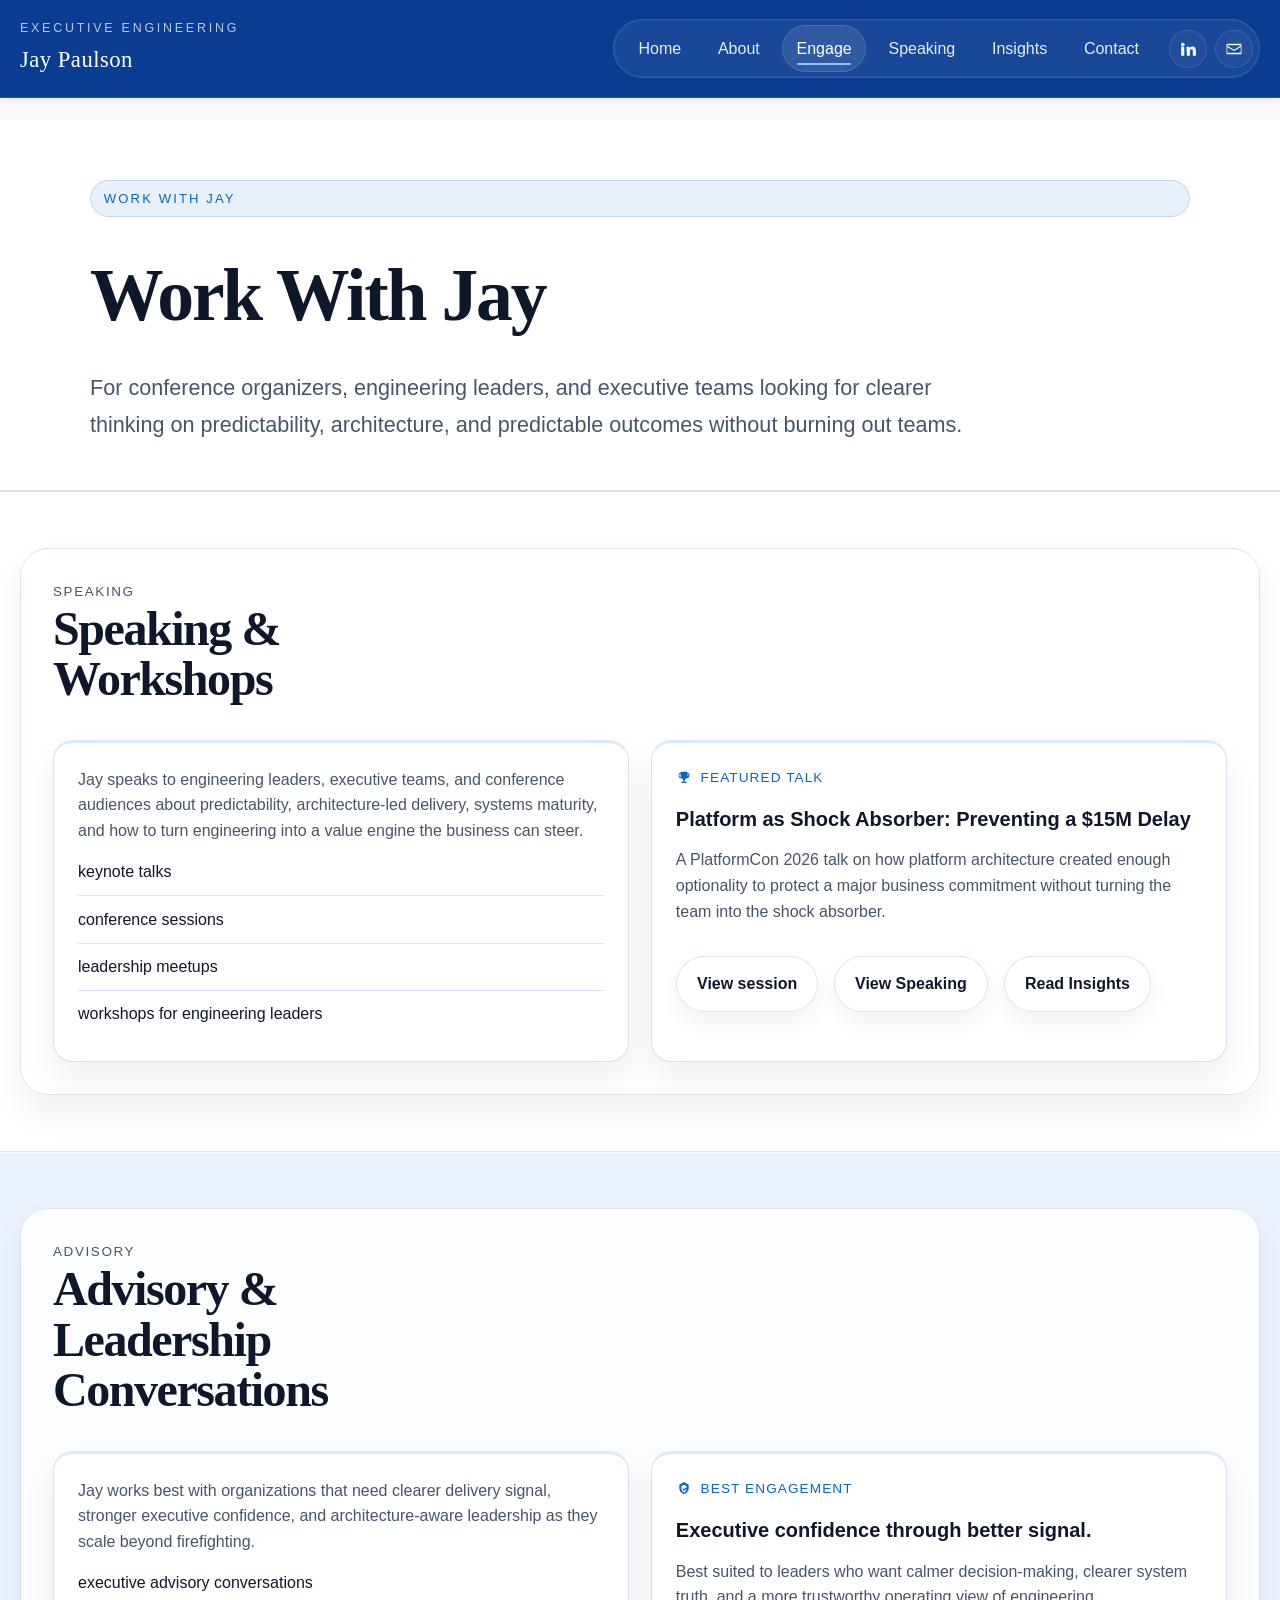
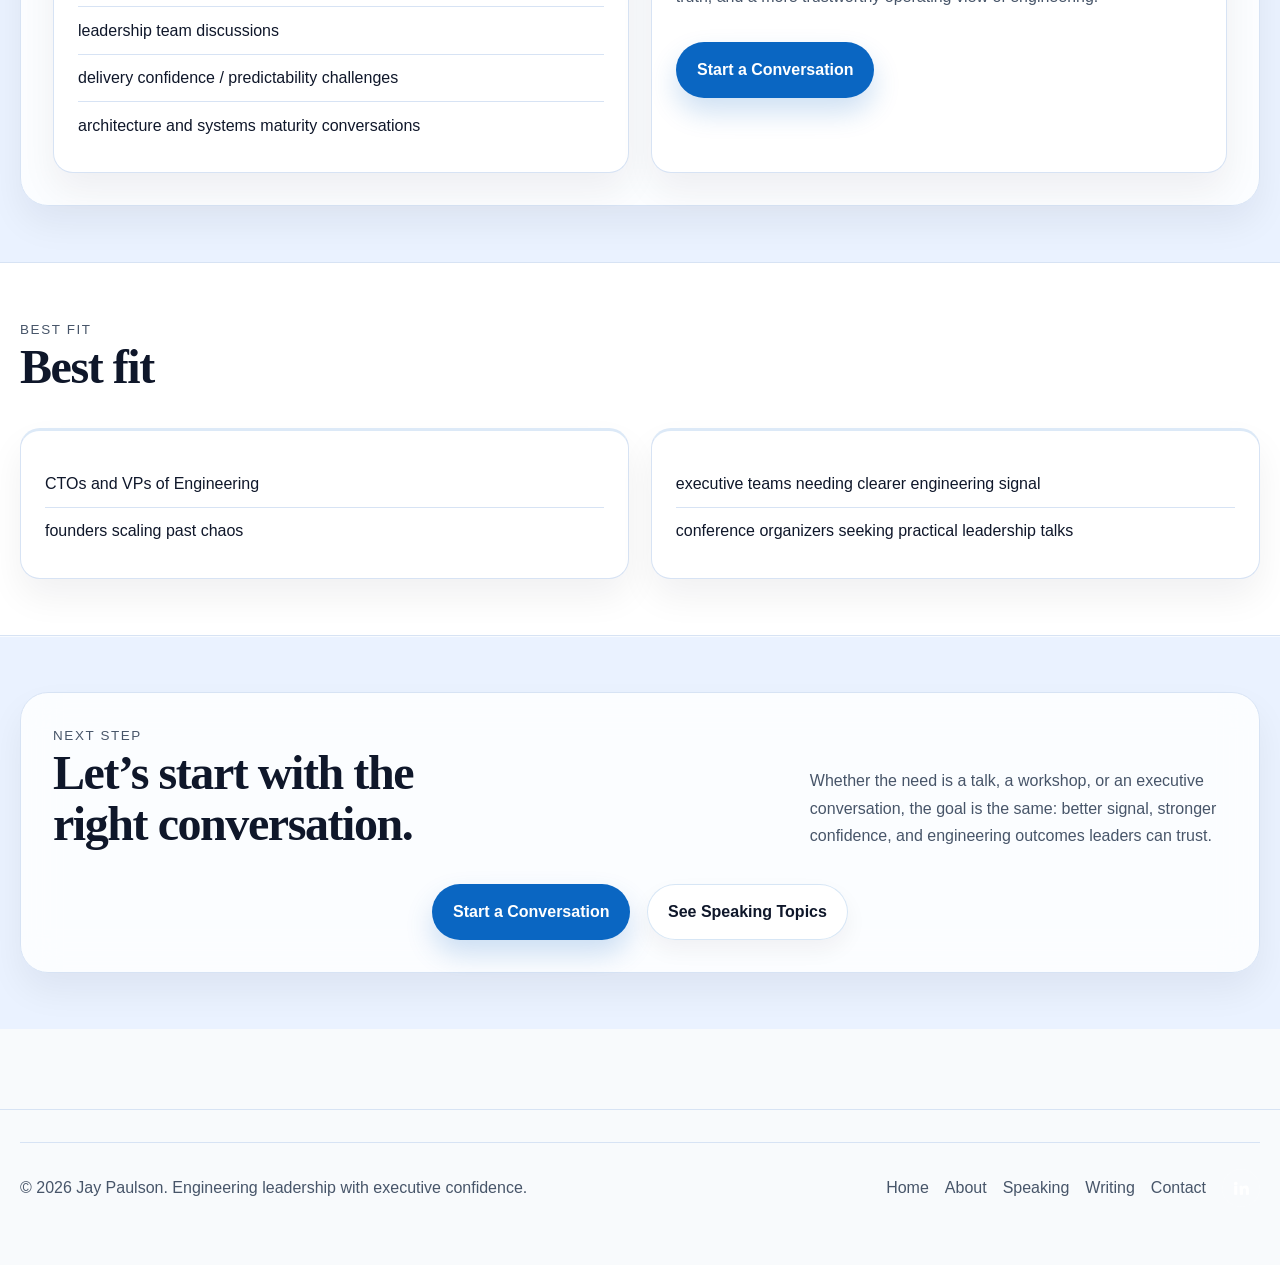
<file: work-with-jay.html>
<!DOCTYPE html>
<html lang="en">
  <head>
    <meta charset="utf-8">
    <meta name="viewport" content="width=device-width, initial-scale=1">
    <title>Work With Jay | Speaking, Advisory, and Executive Conversations</title>
    <meta name="description" content="Work with Jay Paulson for speaking, advisory, and executive conversations on predictability, architecture, and predictable outcomes without burning out teams.">
    <link rel="canonical" href="https://jaypaulson.co/work-with-jay.html">
    <meta property="og:title" content="Work With Jay | Speaking, Advisory, and Executive Conversations">
    <meta property="og:description" content="Speaking, workshops, and advisory conversations for leaders who need clearer engineering signal, stronger confidence, and architecture-aware delivery leadership.">
    <meta property="og:type" content="website">
    <meta property="og:url" content="https://jaypaulson.co/work-with-jay.html">
    <meta name="twitter:card" content="summary_large_image">
    <meta name="twitter:title" content="Work With Jay | Speaking, Advisory, and Executive Conversations">
    <meta name="twitter:description" content="Speaking and advisory engagement options focused on predictability, architecture, and executive confidence.">
    <script async src="https://www.googletagmanager.com/gtag/js?id=G-854DFBSPWT"></script>
    <script>
      window.dataLayer = window.dataLayer || [];
      function gtag() { dataLayer.push(arguments); }
      gtag('js', new Date());
      gtag('config', 'G-854DFBSPWT');
    </script>
    <link rel="manifest" href="./site.webmanifest">
    <link rel="stylesheet" href="./styles.css">
    <script src="./script.js" defer></script>
  </head>
  <body data-page="work">
    <div class="site-shell">
      <header class="site-header">
        <div class="container">
          <a class="brand" href="./index.html" aria-label="Jay Paulson home">
            <span class="brand-mark">Executive Engineering</span>
            <span class="brand-name">Jay Paulson</span>
          </a>
          <button class="nav-toggle" type="button" aria-expanded="false" aria-controls="site-nav" aria-label="Toggle navigation">
            <span class="nav-toggle-bar"></span>
            <span class="nav-toggle-bar"></span>
            <span class="nav-toggle-bar"></span>
          </button>
          <div class="nav-group" id="site-nav">
            <nav class="nav" aria-label="Primary">
              <a href="./index.html" data-nav="home">Home</a>
              <a href="./about.html" data-nav="about">About</a>
              <a href="./work-with-jay.html" data-nav="work">Engage</a>
              <a href="./speaking.html" data-nav="speaking">Speaking</a>
              <a href="./writing.html" data-nav="writing">Insights</a>
              <a href="./contact.html" data-nav="contact">Contact</a>
            </nav>
            <div class="social-row" aria-label="Social links">
              <a class="social-link" href="https://www.linkedin.com/in/paulsjv" target="_blank" rel="noopener noreferrer" aria-label="Jay Paulson on LinkedIn">
                <svg viewBox="0 0 24 24" aria-hidden="true">
                  <path d="M4.98 3.5A2.48 2.48 0 1 1 5 8.46a2.48 2.48 0 0 1-.02-4.96ZM3 9h4v12H3zm7 0h3.83v1.64h.05c.53-1.01 1.84-2.08 3.79-2.08 4.05 0 4.8 2.67 4.8 6.13V21h-4v-5.53c0-1.32-.03-3.02-1.84-3.02-1.85 0-2.13 1.44-2.13 2.92V21h-4z"/>
                </svg>
              </a>
              <a class="social-link" href="./contact.html" aria-label="Contact Jay Paulson">
                <svg viewBox="0 0 24 24" aria-hidden="true">
                  <path d="M3 5h18a1 1 0 0 1 1 1v12a1 1 0 0 1-1 1H3a1 1 0 0 1-1-1V6a1 1 0 0 1 1-1Zm0 2v.51l9 5.4 9-5.4V7H3Zm18 10v-7.76l-8.49 5.1a1 1 0 0 1-1.02 0L3 9.24V17h18Z"/>
                </svg>
              </a>
            </div>
          </div>
        </div>
      </header>

      <main>
        <section class="page-hero">
          <div class="container content-stack">
            <span class="eyebrow">Work With Jay</span>
            <h1>Work With Jay</h1>
            <p class="lede">
              For conference organizers, engineering leaders, and executive teams looking for clearer thinking on predictability, architecture, and predictable outcomes without burning out teams.
            </p>
          </div>
        </section>

        <section class="section section-white">
          <div class="container panel" style="padding: 2rem;">
            <div class="section-header">
              <div>
                <p class="kicker">Speaking</p>
                <h2>Speaking &amp; Workshops</h2>
              </div>
            </div>
            <div class="grid-2">
              <article class="card">
                <p class="list-copy">
                  Jay speaks to engineering leaders, executive teams, and conference audiences about predictability, architecture-led delivery, systems maturity, and how to turn engineering into a value engine the business can steer.
                </p>
                <ul class="list">
                  <li>keynote talks</li>
                  <li>conference sessions</li>
                  <li>leadership meetups</li>
                  <li>workshops for engineering leaders</li>
                </ul>
              </article>
              <article class="card">
                <div class="meta"><span class="meta-icon" aria-hidden="true"><svg viewBox="0 0 24 24"><path d="M7 4h10v2h1a2 2 0 0 1 2 2v2a4 4 0 0 1-4 4h-1.1A4.99 4.99 0 0 1 13 16.9V19h3v2H8v-2h3v-2.1A4.99 4.99 0 0 1 9.1 14H8a4 4 0 0 1-4-4V8a2 2 0 0 1 2-2h1V4Zm10 4v2a2 2 0 0 0 2-2V8h-2ZM7 8H5v2a2 2 0 0 0 2 2V8Z"/></svg></span>Featured talk</div>
                <h3>Platform as Shock Absorber: Preventing a $15M Delay</h3>
                <p>
                  A PlatformCon 2026 talk on how platform architecture created enough optionality to protect a major business commitment without turning the team into the shock absorber.
                </p>
                <div class="button-row" style="justify-content:flex-start;">
                  <a class="button-secondary" href="https://platformcon.com/sessions/platform-as-shock-absorber-preventing-a-15m-delay" target="_blank" rel="noopener noreferrer">View session</a>
                  <a class="button-secondary" href="./speaking.html">View Speaking</a>
                  <a class="button-secondary" href="./the-third-option-how-platform-architecture-becomes-enterprise-risk-control.html">Read Insights</a>
                </div>
              </article>
            </div>
          </div>
        </section>

        <section class="section section-tint">
          <div class="container panel" style="padding: 2rem;">
            <div class="section-header">
              <div>
                <p class="kicker">Advisory</p>
                <h2>Advisory &amp; Leadership Conversations</h2>
              </div>
            </div>
            <div class="grid-2">
              <article class="card">
                <p class="list-copy">
                  Jay works best with organizations that need clearer delivery signal, stronger executive confidence, and architecture-aware leadership as they scale beyond firefighting.
                </p>
                <ul class="list">
                  <li>executive advisory conversations</li>
                  <li>leadership team discussions</li>
                  <li>delivery confidence / predictability challenges</li>
                  <li>architecture and systems maturity conversations</li>
                </ul>
              </article>
              <article class="card">
                <div class="meta"><span class="meta-icon" aria-hidden="true"><svg viewBox="0 0 24 24"><path d="m12 3 7 4v5c0 4.73-2.88 7.97-7 9-4.12-1.03-7-4.27-7-9V7l7-4Zm0 4.18L8 9.47v2.45c0 3.36 1.83 5.91 4 6.76 2.17-.85 4-3.4 4-6.76V9.47l-4-2.29Zm-1 5.32 1.2 1.2 2.8-2.8 1.4 1.4-4.2 4.2L9.6 13.9l1.4-1.4Z"/></svg></span>Best engagement</div>
                <h3>Executive confidence through better signal.</h3>
                <p>
                  Best suited to leaders who want calmer decision-making, clearer system truth, and a more trustworthy operating view of engineering.
                </p>
                <div class="button-row" style="justify-content:flex-start;">
                  <a class="button" href="./contact.html">Start a Conversation</a>
                </div>
              </article>
            </div>
          </div>
        </section>

        <section class="section section-white">
          <div class="container">
            <div class="section-header">
              <div>
                <p class="kicker">Best fit</p>
                <h2>Best fit</h2>
              </div>
            </div>
            <div class="grid-2">
              <article class="card">
                <ul class="list">
                  <li>CTOs and VPs of Engineering</li>
                  <li>founders scaling past chaos</li>
                </ul>
              </article>
              <article class="card">
                <ul class="list">
                  <li>executive teams needing clearer engineering signal</li>
                  <li>conference organizers seeking practical leadership talks</li>
                </ul>
              </article>
            </div>
          </div>
        </section>

        <section class="section section-tint">
          <div class="container panel" style="padding: 2rem;">
            <div class="section-header">
              <div>
                <p class="kicker">Next step</p>
                <h2>Let’s start with the right conversation.</h2>
              </div>
              <p>
                Whether the need is a talk, a workshop, or an executive conversation, the goal is the same: better signal, stronger confidence, and engineering outcomes leaders can trust.
              </p>
            </div>
            <div class="button-row">
              <a class="button" href="./contact.html">Start a Conversation</a>
              <a class="button-secondary" href="./speaking.html">See Speaking Topics</a>
            </div>
          </div>
        </section>
      </main>

      <footer class="site-footer">
        <div class="container footer-inner">
          <p>© <span data-year></span> Jay Paulson. Engineering leadership with executive confidence.</p>
          <div class="footer-links">
            <a href="./index.html">Home</a>
            <a href="./about.html">About</a>
            <a href="./speaking.html">Speaking</a>
            <a href="./writing.html">Writing</a>
            <a href="./contact.html">Contact</a>
            <a class="social-link" href="https://www.linkedin.com/in/paulsjv" target="_blank" rel="noopener noreferrer" aria-label="Jay Paulson on LinkedIn">
              <svg viewBox="0 0 24 24" aria-hidden="true">
                <path d="M4.98 3.5A2.48 2.48 0 1 1 5 8.46a2.48 2.48 0 0 1-.02-4.96ZM3 9h4v12H3zm7 0h3.83v1.64h.05c.53-1.01 1.84-2.08 3.79-2.08 4.05 0 4.8 2.67 4.8 6.13V21h-4v-5.53c0-1.32-.03-3.02-1.84-3.02-1.85 0-2.13 1.44-2.13 2.92V21h-4z"/>
              </svg>
            </a>
          </div>
        </div>
      </footer>
    </div>
  </body>
</html>
</file>
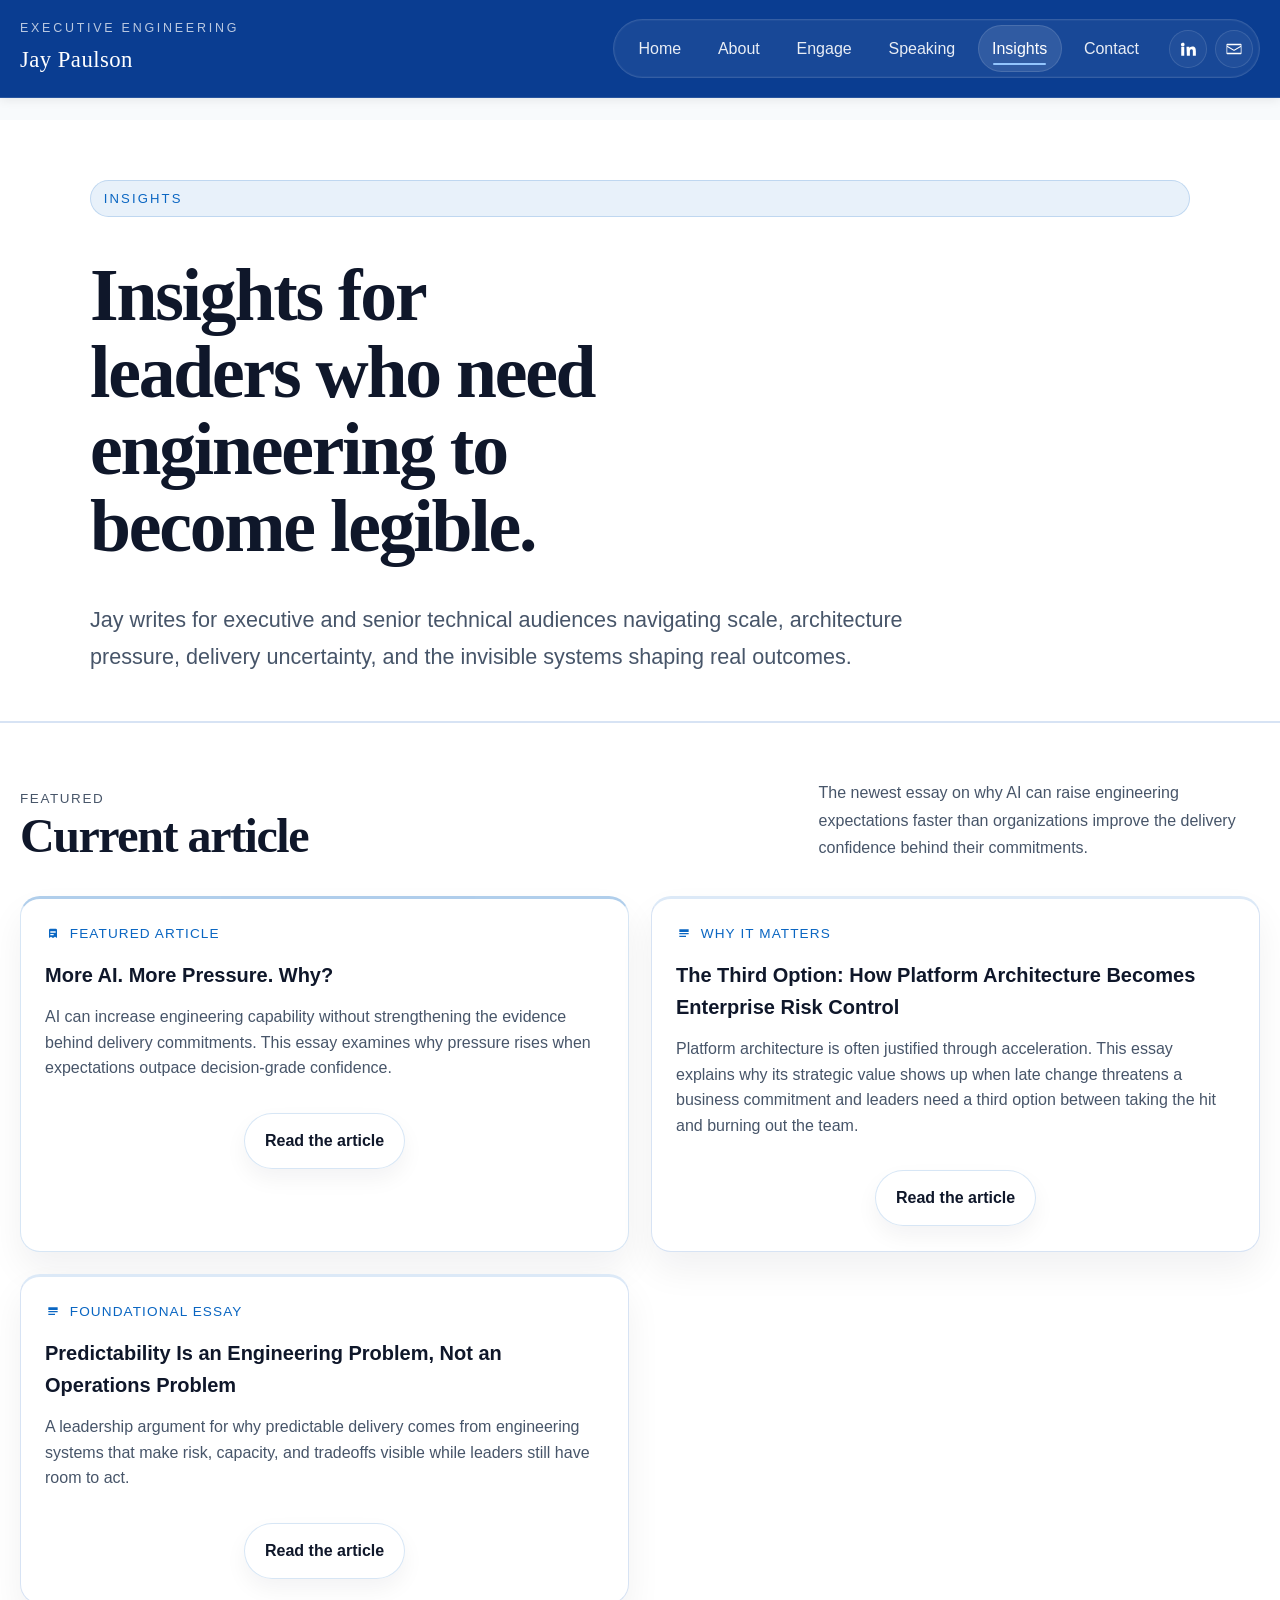
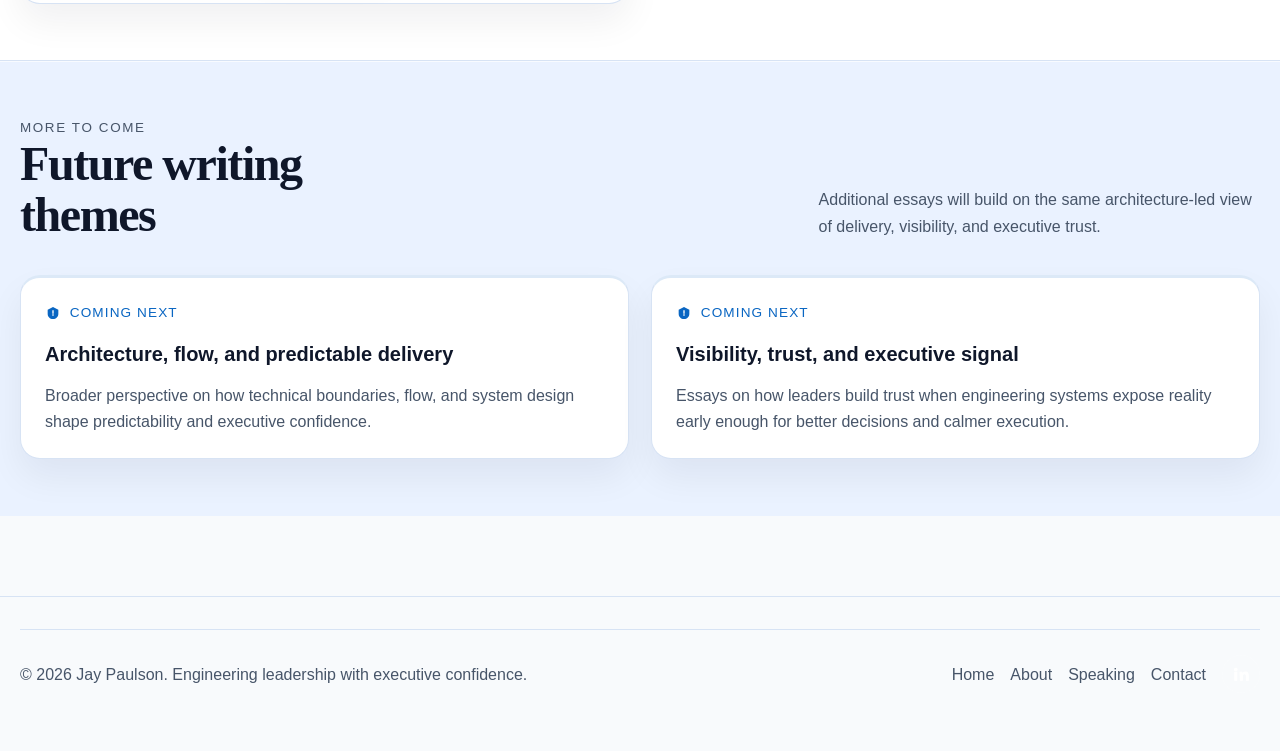
<file: writing.html>
<!DOCTYPE html>
<html lang="en">
  <head>
    <meta charset="utf-8">
    <meta name="viewport" content="width=device-width, initial-scale=1">
    <title>Insights | Jay Paulson on Predictability, Architecture, and Invisible Systems</title>
    <meta name="description" content="Insights from Jay Paulson on predictability, architecture, invisible systems, and the executive language leaders need to govern engineering with confidence.">
    <link rel="canonical" href="https://jaypaulson.co/writing.html">
    <meta property="og:title" content="Insights | Jay Paulson on Predictability, Architecture, and Invisible Systems">
    <meta property="og:description" content="Executive-facing perspective on predictability, architecture, invisible systems, and delivery leadership.">
    <meta property="og:type" content="website">
    <meta property="og:url" content="https://jaypaulson.co/writing.html">
    <meta name="twitter:card" content="summary_large_image">
    <meta name="twitter:title" content="Insights | Jay Paulson on Predictability, Architecture, and Invisible Systems">
    <meta name="twitter:description" content="Writing on predictability, architecture, invisible systems, and executive confidence.">
    <script async src="https://www.googletagmanager.com/gtag/js?id=G-854DFBSPWT"></script>
    <script>
      window.dataLayer = window.dataLayer || [];
      function gtag() { dataLayer.push(arguments); }
      gtag('js', new Date());
      gtag('config', 'G-854DFBSPWT');
    </script>
    <link rel="manifest" href="./site.webmanifest">
    <link rel="stylesheet" href="./styles.css">
    <script src="./script.js" defer></script>
  </head>
  <body data-page="writing">
    <div class="site-shell">
      <header class="site-header">
        <div class="container">
          <a class="brand" href="./index.html" aria-label="Jay Paulson home">
            <span class="brand-mark">Executive Engineering</span>
            <span class="brand-name">Jay Paulson</span>
          </a>
          <button class="nav-toggle" type="button" aria-expanded="false" aria-controls="site-nav" aria-label="Toggle navigation">
            <span class="nav-toggle-bar"></span>
            <span class="nav-toggle-bar"></span>
            <span class="nav-toggle-bar"></span>
          </button>
          <div class="nav-group" id="site-nav">
            <nav class="nav" aria-label="Primary">
              <a href="./index.html" data-nav="home">Home</a>
              <a href="./about.html" data-nav="about">About</a>
              <a href="./work-with-jay.html" data-nav="work">Engage</a>
              <a href="./speaking.html" data-nav="speaking">Speaking</a>
              <a href="./writing.html" data-nav="writing">Insights</a>
              <a href="./contact.html" data-nav="contact">Contact</a>
            </nav>
            <div class="social-row" aria-label="Social links">
              <a class="social-link" href="https://www.linkedin.com/in/paulsjv" target="_blank" rel="noopener noreferrer" aria-label="Jay Paulson on LinkedIn">
                <svg viewBox="0 0 24 24" aria-hidden="true">
                  <path d="M4.98 3.5A2.48 2.48 0 1 1 5 8.46a2.48 2.48 0 0 1-.02-4.96ZM3 9h4v12H3zm7 0h3.83v1.64h.05c.53-1.01 1.84-2.08 3.79-2.08 4.05 0 4.8 2.67 4.8 6.13V21h-4v-5.53c0-1.32-.03-3.02-1.84-3.02-1.85 0-2.13 1.44-2.13 2.92V21h-4z"/>
                </svg>
              </a>
              <a class="social-link" href="./contact.html" aria-label="Contact Jay Paulson">
                <svg viewBox="0 0 24 24" aria-hidden="true">
                  <path d="M3 5h18a1 1 0 0 1 1 1v12a1 1 0 0 1-1 1H3a1 1 0 0 1-1-1V6a1 1 0 0 1 1-1Zm0 2v.51l9 5.4 9-5.4V7H3Zm18 10v-7.76l-8.49 5.1a1 1 0 0 1-1.02 0L3 9.24V17h18Z"/>
                </svg>
              </a>
            </div>
          </div>
        </div>
      </header>

      <main>
        <section class="page-hero">
          <div class="container content-stack">
            <span class="eyebrow">Insights</span>
            <h1>Insights for leaders who need engineering to become legible.</h1>
            <p class="lede">
              Jay writes for executive and senior technical audiences navigating scale, architecture pressure, delivery uncertainty, and the invisible systems shaping real outcomes.
            </p>
          </div>
        </section>

        <section class="section section-white">
          <div class="container">
            <div class="section-header">
              <div>
                <p class="kicker">Featured</p>
                <h2>Current article</h2>
              </div>
              <p>The newest essay on why AI can raise engineering expectations faster than organizations improve the delivery confidence behind their commitments.</p>
            </div>
            <div class="article-list">
              <article class="article-card featured">
                <div class="meta"><span class="meta-icon" aria-hidden="true"><svg viewBox="0 0 24 24"><path d="M6 4h10a2 2 0 0 1 2 2v12l-3-2-3 2-3-2-3 2V6a2 2 0 0 1 2-2Zm2 4v2h8V8H8Zm0 4v2h5v-2H8Z"/></svg></span>Featured article</div>
                <h3>More AI. More Pressure. Why?</h3>
                <p>
                  AI can increase engineering capability without strengthening the evidence behind delivery commitments. This essay examines why pressure rises when expectations outpace decision-grade confidence.
                </p>
                <div class="button-row">
                  <a class="button-secondary" href="./more-ai-more-pressure-why.html">Read the article</a>
                </div>
              </article>
              <article class="article-card">
                <div class="meta"><span class="meta-icon" aria-hidden="true"><svg viewBox="0 0 24 24"><path d="M5 5h14v4H5V5Zm0 5.5h14v2H5v-2Zm0 4h10v2H5v-2Z"/></svg></span>Why it matters</div>
                <h3>The Third Option: How Platform Architecture Becomes Enterprise Risk Control</h3>
                <p>
                  Platform architecture is often justified through acceleration. This essay explains why its strategic value shows up when late change threatens a business commitment and leaders need a third option between taking the hit and burning out the team.
                </p>
                <div class="button-row">
                  <a class="button-secondary" href="./the-third-option-how-platform-architecture-becomes-enterprise-risk-control.html">Read the article</a>
                </div>
              </article>
              <article class="article-card">
                <div class="meta"><span class="meta-icon" aria-hidden="true"><svg viewBox="0 0 24 24"><path d="M5 5h14v4H5V5Zm0 5.5h14v2H5v-2Zm0 4h10v2H5v-2Z"/></svg></span>Foundational essay</div>
                <h3>Predictability Is an Engineering Problem, Not an Operations Problem</h3>
                <p>
                  A leadership argument for why predictable delivery comes from engineering systems that make risk, capacity, and tradeoffs visible while leaders still have room to act.
                </p>
                <div class="button-row">
                  <a class="button-secondary" href="./predictability-is-an-engineering-problem-not-an-operations-problem.html">Read the article</a>
                </div>
              </article>
            </div>
          </div>
        </section>

        <section class="section section-tint">
          <div class="container">
            <div class="section-header">
              <div>
                <p class="kicker">More to come</p>
                <h2>Future writing themes</h2>
              </div>
              <p>Additional essays will build on the same architecture-led view of delivery, visibility, and executive trust.</p>
            </div>
            <div class="article-list">
              <article class="article-card">
                <div class="meta"><span class="meta-icon" aria-hidden="true"><svg viewBox="0 0 24 24"><path d="M12 3 4 7v6c0 5 3.4 7.74 8 8 4.6-.26 8-3 8-8V7l-8-4Zm-1 5h2v5h-2V8Zm0 6h2v2h-2v-2Z"/></svg></span>Coming next</div>
                <h3>Architecture, flow, and predictable delivery</h3>
                <p>Broader perspective on how technical boundaries, flow, and system design shape predictability and executive confidence.</p>
              </article>
              <article class="article-card">
                <div class="meta"><span class="meta-icon" aria-hidden="true"><svg viewBox="0 0 24 24"><path d="M12 3 4 7v6c0 5 3.4 7.74 8 8 4.6-.26 8-3 8-8V7l-8-4Zm-1 5h2v5h-2V8Zm0 6h2v2h-2v-2Z"/></svg></span>Coming next</div>
                <h3>Visibility, trust, and executive signal</h3>
                <p>Essays on how leaders build trust when engineering systems expose reality early enough for better decisions and calmer execution.</p>
              </article>
            </div>
          </div>
        </section>
      </main>

      <footer class="site-footer">
        <div class="container footer-inner">
          <p>© <span data-year></span> Jay Paulson. Engineering leadership with executive confidence.</p>
          <div class="footer-links">
            <a href="./index.html">Home</a>
            <a href="./about.html">About</a>
            <a href="./speaking.html">Speaking</a>
            <a href="./contact.html">Contact</a>
            <a class="social-link" href="https://www.linkedin.com/in/paulsjv" target="_blank" rel="noopener noreferrer" aria-label="Jay Paulson on LinkedIn">
              <svg viewBox="0 0 24 24" aria-hidden="true">
                <path d="M4.98 3.5A2.48 2.48 0 1 1 5 8.46a2.48 2.48 0 0 1-.02-4.96ZM3 9h4v12H3zm7 0h3.83v1.64h.05c.53-1.01 1.84-2.08 3.79-2.08 4.05 0 4.8 2.67 4.8 6.13V21h-4v-5.53c0-1.32-.03-3.02-1.84-3.02-1.85 0-2.13 1.44-2.13 2.92V21h-4z"/>
              </svg>
            </a>
          </div>
        </div>
      </footer>
    </div>
  </body>
</html>
</file>
<file: styles.css>
:root {
  --bg: #f8fafc;
  --bg-section: #f3f8fe;
  --bg-section-strong: #eaf2ff;
  --surface: rgba(255, 255, 255, 0.82);
  --surface-strong: #ffffff;
  --surface-border: #d7e3f4;
  --text: #0f172a;
  --muted: #475569;
  --accent: #0a66c2;
  --accent-strong: #1d4ed8;
  --accent-soft: rgba(10, 102, 194, 0.09);
  --accent-border: rgba(10, 102, 194, 0.18);
  --shadow: 0 18px 36px rgba(15, 23, 42, 0.06);
  --shadow-hover: 0 24px 48px rgba(15, 23, 42, 0.1);
  --max-width: 1240px;
  --header-height: 96px;
  --radius-lg: 28px;
  --radius-md: 20px;
  --radius-sm: 12px;
  --sans: "Avenir Next", "Segoe UI", "Helvetica Neue", sans-serif;
  --serif: "Iowan Old Style", "Palatino Linotype", "Book Antiqua", Georgia, serif;
}

* {
  box-sizing: border-box;
}

html {
  scroll-behavior: smooth;
}

body {
  margin: 0;
  font-family: var(--sans);
  color: var(--text);
  background: var(--bg);
  line-height: 1.6;
}

a {
  color: inherit;
  text-decoration: none;
}

a:focus-visible,
button:focus-visible {
  outline: 3px solid rgba(10, 102, 194, 0.28);
  outline-offset: 3px;
}

img {
  max-width: 100%;
  display: block;
}

.site-shell {
  min-height: 100vh;
  position: relative;
  overflow: visible;
}

.container {
  width: min(var(--max-width), calc(100% - 2rem));
  margin: 0 auto;
}

.site-header {
  position: fixed;
  top: 0;
  left: 0;
  right: 0;
  z-index: 20;
  backdrop-filter: blur(18px);
  background: #0a3d91;
  border-bottom: 1px solid rgba(255, 255, 255, 0.12);
  box-shadow: 0 2px 10px rgba(0, 0, 0, 0.08);
  transition: background-color 220ms ease, box-shadow 220ms ease, border-color 220ms ease;
}

.site-header.is-scrolled {
  background: #0a3d91;
  border-bottom-color: rgba(255, 255, 255, 0.16);
  box-shadow: 0 8px 18px rgba(0, 0, 0, 0.12);
}

.site-header .container {
  display: flex;
  align-items: center;
  justify-content: space-between;
  gap: 1rem;
  padding: 0.9rem 0;
  min-height: var(--header-height);
}

.nav-toggle {
  display: none;
  align-items: center;
  justify-content: center;
  width: 46px;
  height: 46px;
  padding: 0;
  border: 1px solid rgba(255, 255, 255, 0.18);
  border-radius: 14px;
  background: rgba(255, 255, 255, 0.08);
  color: #ffffff;
  box-shadow: inset 0 0 0 1px rgba(255, 255, 255, 0.04);
  transition: background-color 220ms ease, border-color 220ms ease, transform 220ms ease, box-shadow 220ms ease;
}

.nav-toggle:hover {
  background: rgba(255, 255, 255, 0.12);
  border-color: rgba(255, 255, 255, 0.28);
}

.nav-toggle:focus-visible {
  outline: 2px solid #93c5fd;
  outline-offset: 3px;
}

.nav-toggle-bar {
  width: 18px;
  height: 2px;
  border-radius: 999px;
  background: currentColor;
  transition: transform 220ms ease, opacity 220ms ease;
}

.nav-toggle-bar + .nav-toggle-bar {
  margin-top: 4px;
}

.brand {
  display: inline-flex;
  flex-direction: column;
  gap: 0.15rem;
  padding: 0.3rem 0;
}

.brand-mark {
  font-size: 0.78rem;
  letter-spacing: 0.22em;
  text-transform: uppercase;
  color: rgba(255, 255, 255, 0.72);
  opacity: 1;
}

.brand-name {
  font-family: var(--serif);
  font-size: 1.42rem;
  letter-spacing: 0.02em;
  color: #ffffff;
}

.nav-group {
  display: flex;
  align-items: center;
  gap: 0.85rem;
  flex-wrap: wrap;
  justify-content: flex-end;
  padding: 0.35rem 0.4rem 0.35rem 0.6rem;
  border: 1px solid rgba(255, 255, 255, 0.12);
  border-radius: 999px;
  background: rgba(255, 255, 255, 0.06);
  box-shadow: inset 0 0 0 1px rgba(255, 255, 255, 0.04);
}

.nav {
  display: flex;
  align-items: center;
  gap: 0.5rem;
  flex-wrap: wrap;
  justify-content: flex-end;
}

.nav a {
  padding: 0.65rem 0.9rem;
  border-radius: 999px;
  color: rgba(255, 255, 255, 0.9);
  position: relative;
  transition: background-color 220ms ease, color 220ms ease, transform 220ms ease, box-shadow 220ms ease;
}

.nav a:hover,
.nav a[aria-current="page"] {
  background: rgba(255, 255, 255, 0.1);
  color: #ffffff;
  box-shadow: inset 0 0 0 1px rgba(255, 255, 255, 0.12);
}

.nav a::after {
  content: "";
  position: absolute;
  left: 0.95rem;
  right: 0.95rem;
  bottom: 0.45rem;
  height: 2px;
  border-radius: 999px;
  background: #93c5fd;
  opacity: 0;
  transform: scaleX(0.6);
  transition: opacity 220ms ease, transform 220ms ease;
}

.nav a:hover::after,
.nav a[aria-current="page"]::after {
  opacity: 1;
  transform: scaleX(1);
}

.social-row {
  display: inline-flex;
  align-items: center;
  gap: 0.45rem;
  padding-left: 0.15rem;
}

.social-link {
  display: inline-flex;
  align-items: center;
  justify-content: center;
  width: 38px;
  height: 38px;
  border-radius: 999px;
  color: #ffffff;
  background: rgba(255, 255, 255, 0.04);
  border: 1px solid rgba(255, 255, 255, 0.12);
  box-shadow: none;
  transition: transform 220ms ease, border-color 220ms ease, background-color 220ms ease, color 220ms ease, box-shadow 220ms ease;
}

.social-link:hover {
  transform: translateY(-1px);
  color: #ffffff;
  background: #0b4da2;
  border-color: rgba(255, 255, 255, 0.22);
  box-shadow: 0 10px 18px rgba(0, 0, 0, 0.12);
}

.social-link svg {
  width: 18px;
  height: 18px;
  fill: currentColor;
}

main {
  padding: calc(var(--header-height) + 1.5rem) 0 5rem;
}

.hero {
  text-align: center;
  padding: 4.25rem 0 3.5rem;
  position: relative;
  background: #ffffff;
  border-bottom: 1px solid var(--surface-border);
}

.eyebrow {
  display: inline-block;
  padding: 0.45rem 0.8rem;
  border-radius: 999px;
  background: var(--accent-soft);
  color: var(--accent);
  border: 1px solid var(--accent-border);
  font-size: 0.82rem;
  letter-spacing: 0.16em;
  text-transform: uppercase;
}

.hero h1,
.page-hero h1 {
  font-family: var(--serif);
  font-weight: 600;
  letter-spacing: -0.03em;
  line-height: 1.05;
  margin: 1.25rem auto 1rem;
  max-width: 12ch;
}

.hero h1 {
  font-size: clamp(3rem, 7vw, 5.9rem);
}

.page-hero h1 {
  font-size: clamp(2.8rem, 6vw, 4.6rem);
  max-width: 10ch;
}

.hero .lede,
.page-hero .lede {
  max-width: 800px;
  margin: 0 auto;
  font-size: clamp(1.05rem, 2.4vw, 1.35rem);
  line-height: 1.72;
  color: var(--muted);
}

.hero-actions,
.button-row {
  display: flex;
  gap: 1rem;
  justify-content: center;
  flex-wrap: wrap;
  margin-top: 2rem;
}

.button,
.button-secondary {
  display: inline-flex;
  align-items: center;
  justify-content: center;
  min-height: 48px;
  padding: 0.9rem 1.25rem;
  border-radius: 999px;
  font-weight: 600;
  transition: transform 180ms ease, box-shadow 180ms ease, background-color 180ms ease, border-color 180ms ease, color 180ms ease;
}

.button {
  background: var(--accent);
  color: #fff;
  border: 1px solid transparent;
  box-shadow: 0 14px 28px rgba(10, 102, 194, 0.2);
}

.button:hover {
  transform: translateY(-2px);
  background: var(--accent-strong);
  box-shadow: 0 18px 34px rgba(29, 78, 216, 0.22);
}

.button-secondary {
  background: rgba(255, 255, 255, 0.96);
  color: var(--text);
  border: 1px solid rgba(10, 102, 194, 0.16);
  box-shadow: 0 10px 22px rgba(15, 23, 42, 0.05);
}

.button-secondary:hover {
  background: rgba(243, 248, 254, 0.88);
  border-color: rgba(10, 102, 194, 0.32);
  transform: translateY(-2px);
  box-shadow: 0 14px 28px rgba(10, 102, 194, 0.1);
}

.hero-panel,
.panel {
  background: var(--surface);
  border: 1px solid var(--surface-border);
  border-radius: var(--radius-lg);
  box-shadow: var(--shadow);
  backdrop-filter: blur(18px);
}

.hero-panel {
  margin-top: 3rem;
  padding: 1rem;
  background: var(--bg-section-strong);
  border-color: #dbe7f5;
}

.metrics {
  display: grid;
  grid-template-columns: repeat(4, minmax(0, 1fr));
  gap: 1rem;
}

.metric {
  padding: 1.35rem;
  border-radius: var(--radius-md);
  background: rgba(255, 255, 255, 0.98);
  border: 1px solid var(--surface-border);
  text-align: left;
}

.metric-icon,
.stage-icon,
.meta-icon,
.kicker-icon {
  display: inline-flex;
  align-items: center;
  justify-content: center;
  color: var(--accent);
}

.metric-icon svg,
.stage-icon svg,
.meta-icon svg,
.kicker-icon svg {
  width: 18px;
  height: 18px;
  fill: currentColor;
}

.metric-icon {
  width: 34px;
  height: 34px;
  margin-bottom: 0.85rem;
  border-radius: 10px;
  background: rgba(10, 102, 194, 0.08);
  border: 1px solid rgba(10, 102, 194, 0.12);
}

.metric strong {
  display: block;
  font-size: 1.7rem;
  font-family: var(--serif);
}

.metric span {
  display: block;
  color: var(--muted);
  margin-top: 0.3rem;
}

.section {
  padding: 3.5rem 0;
  border-top: 1px solid var(--surface-border);
  box-shadow: inset 0 1px 0 rgba(255, 255, 255, 0.7);
}

.section-tint {
  background: var(--bg-section-strong);
}

.section-white {
  background: #ffffff;
}

.section-header {
  display: grid;
  grid-template-columns: minmax(0, 1.55fr) minmax(320px, 0.9fr);
  align-items: end;
  column-gap: 2.4rem;
  row-gap: 1rem;
  margin-bottom: 2.2rem;
}

.section-header h2 {
  margin: 0;
  font-family: var(--serif);
  font-size: clamp(2rem, 4vw, 3rem);
  line-height: 1.05;
  letter-spacing: -0.03em;
  max-width: 15ch;
}

.section-header p,
.section-intro {
  margin: 0;
  max-width: 660px;
  color: var(--muted);
  line-height: 1.7;
  justify-self: start;
}

.section-header > div {
  max-width: 860px;
}

.grid-3,
.grid-2,
.article-list,
.talk-list,
.contact-grid {
  display: grid;
  gap: 1.35rem;
}

.grid-3 {
  grid-template-columns: repeat(3, minmax(0, 1fr));
}

.grid-2,
.article-list,
.talk-list,
.contact-grid {
  grid-template-columns: repeat(2, minmax(0, 1fr));
}

.card,
.article-card,
.talk-card,
.contact-card {
  padding: 1.5rem;
  border-radius: var(--radius-md);
  background: var(--surface-strong);
  border: 1px solid var(--surface-border);
  border-top: 3px solid rgba(10, 102, 194, 0.14);
  box-shadow: var(--shadow);
  transition: transform 180ms ease, box-shadow 180ms ease, border-color 180ms ease;
}

.card:hover,
.article-card:hover,
.talk-card:hover,
.contact-card:hover {
  transform: translateY(-2px);
  border-color: rgba(10, 102, 194, 0.18);
  box-shadow: 0 22px 42px rgba(10, 102, 194, 0.1);
}

.card h3,
.article-card h3,
.talk-card h3,
.contact-card h3 {
  margin-top: 0;
  margin-bottom: 0.8rem;
  font-size: 1.25rem;
}

.card p,
.article-card p,
.talk-card p,
.contact-card p,
.list-copy {
  margin: 0;
  color: var(--muted);
}

.article-card.featured,
.talk-card.featured,
.about-snapshot {
  background: var(--surface-strong);
  border-color: rgba(10, 102, 194, 0.16);
  border-top-color: rgba(10, 102, 194, 0.32);
}

.about-container {
  display: grid;
  grid-template-columns: 260px 1fr;
  gap: 40px;
  align-items: start;
}

.about-photo img {
  width: 100%;
  border-radius: 10px;
  box-shadow: 0 8px 25px rgba(0, 0, 0, 0.08);
}

.meta {
  display: inline-flex;
  gap: 0.55rem;
  align-items: center;
  margin-bottom: 0.9rem;
  color: var(--accent);
  font-size: 0.85rem;
  letter-spacing: 0.08em;
  text-transform: uppercase;
}

.meta-icon {
  width: 16px;
  height: 16px;
  flex: 0 0 auto;
}

.list {
  list-style: none;
  padding: 0;
  margin: 1rem 0 0;
}

.list li {
  padding: 0.65rem 0;
  border-top: 1px solid var(--surface-border);
}

.list li:first-child {
  border-top: 0;
  padding-top: 0;
}

.pull-quote {
  padding: 2rem;
  border: 1px solid var(--surface-border);
  border-left: 4px solid var(--accent);
  background: rgba(255, 255, 255, 0.82);
  border-radius: 0 var(--radius-md) var(--radius-md) 0;
  color: var(--text);
  font-family: var(--serif);
  font-size: clamp(1.5rem, 3vw, 2.2rem);
  line-height: 1.2;
  box-shadow: var(--shadow);
}

.signature-model {
  display: grid;
  grid-template-columns: minmax(0, 1fr) auto minmax(0, 1fr) auto minmax(0, 1fr) auto minmax(0, 1fr);
  gap: 1rem;
  align-items: center;
}

.signature-stage {
  min-height: 116px;
  display: flex;
  flex-direction: column;
  align-items: center;
  justify-content: center;
  padding: 1.5rem 1.25rem;
  border-radius: var(--radius-md);
  background: #ffffff;
  border: 1px solid var(--surface-border);
  border-top: 3px solid rgba(10, 102, 194, 0.28);
  box-shadow: var(--shadow);
  text-align: center;
  gap: 0.8rem;
}

.signature-label {
  font-family: var(--serif);
  font-size: clamp(1.15rem, 2.2vw, 1.45rem);
  line-height: 1.15;
  color: var(--text);
}

.stage-icon {
  width: 36px;
  height: 36px;
  border-radius: 999px;
  background: rgba(10, 102, 194, 0.08);
  border: 1px solid rgba(10, 102, 194, 0.12);
}

.signature-connector {
  color: var(--accent);
  font-size: 1.5rem;
  font-weight: 700;
  line-height: 1;
}

.signature-copy {
  max-width: 760px;
  margin: 1.5rem 0 0;
  color: var(--muted);
  line-height: 1.7;
}

.proof-layout {
  display: grid;
  grid-template-columns: 1fr;
  gap: 1.35rem;
}

.proof-card {
  padding: 1.75rem;
  border-radius: var(--radius-md);
  background: #ffffff;
  border: 1px solid var(--surface-border);
  border-top: 3px solid rgba(10, 102, 194, 0.28);
  box-shadow: var(--shadow);
}

.proof-card h3 {
  margin: 0 0 0.9rem;
  font-size: clamp(1.5rem, 3vw, 2rem);
}

.proof-card p {
  margin: 0;
  max-width: 860px;
  color: var(--muted);
  line-height: 1.72;
}

.chart-placeholder {
  border-radius: var(--radius-md);
  border: 1px solid var(--surface-border);
  background: #ffffff;
  box-shadow: var(--shadow);
  display: flex;
  flex-direction: column;
  overflow: hidden;
  margin: 0;
}

.chart-placeholder-inner {
  width: 100%;
  padding: 1.25rem 1.5rem 1.5rem;
  text-align: left;
  border-top: 1px solid var(--surface-border);
  background: #ffffff;
}

.chart-placeholder img {
  width: 100%;
  height: auto;
  display: block;
}

.chart-placeholder h3 {
  margin: 0 0 0.75rem;
  font-size: clamp(1.35rem, 2.8vw, 1.85rem);
}

.chart-placeholder p {
  margin: 0;
  color: var(--muted);
}

.proof-actions {
  justify-content: flex-start;
  margin-top: 1.5rem;
}

.talk-proof-grid {
  display: grid;
  grid-template-columns: repeat(2, minmax(0, 1fr));
  gap: 1.35rem;
}

.talk-proof-card {
  text-align: center;
}

.talk-badge {
  display: flex;
  align-items: center;
  justify-content: center;
  min-height: 220px;
  padding: 0.75rem 0 1.25rem;
}

.talk-badge img {
  width: 100%;
  max-width: 260px;
  max-height: 220px;
  height: auto;
  display: block;
  object-fit: contain;
  object-position: center;
}

@media (max-width: 960px) {
  .talk-badge {
    min-height: 200px;
  }

  .talk-badge img {
    max-height: 200px;
  }
}

.talk-proof-copy h3 {
  margin: 0 0 0.45rem;
}

.talk-proof-copy p {
  margin: 0;
  color: var(--muted);
}

.talk-session-label {
  margin-top: 1rem;
  color: var(--accent);
  font-size: 0.84rem;
  letter-spacing: 0.08em;
  text-transform: uppercase;
}

.talk-session-title {
  margin-top: 0.35rem;
  color: var(--text);
  font-weight: 600;
  line-height: 1.5;
}

.talk-proof-card .button-row {
  margin-top: 1.2rem;
}

.featured-talk-card {
  display: grid;
  gap: 1.5rem;
  padding: 1.75rem;
  border-radius: var(--radius-lg);
  background: #ffffff;
  border: 1px solid var(--surface-border);
  border-top: 3px solid rgba(10, 102, 194, 0.28);
  box-shadow: var(--shadow);
}

.featured-talk-copy h2 {
  margin: 0 0 0.9rem;
  font-family: var(--serif);
  font-size: clamp(2rem, 4vw, 2.8rem);
  line-height: 1.08;
  letter-spacing: -0.03em;
  max-width: 18ch;
}

.featured-talk-copy p:last-child {
  margin: 0;
  max-width: 760px;
  color: var(--muted);
  line-height: 1.7;
}

.video-frame {
  position: relative;
  width: 100%;
  padding-top: 56.25%;
  border-radius: var(--radius-md);
  overflow: hidden;
  border: 1px solid var(--surface-border);
  box-shadow: var(--shadow);
  background: #0f172a;
}

.video-frame iframe {
  position: absolute;
  inset: 0;
  width: 100%;
  height: 100%;
  border: 0;
}

.speaking-teaser {
  display: grid;
  grid-template-columns: 220px minmax(0, 1fr);
  gap: 1.25rem;
  align-items: center;
  margin-bottom: 1.35rem;
}

.speaking-teaser-media {
  border-radius: var(--radius-md);
  overflow: hidden;
  border: 1px solid var(--surface-border);
  background: var(--bg-section);
}

.speaking-teaser-media img {
  width: 100%;
  height: 100%;
  object-fit: cover;
  display: block;
}

.speaking-teaser-copy h3 {
  margin: 0 0 0.65rem;
}

.speaking-teaser-copy p {
  margin: 0;
  color: var(--muted);
}

.speaking-teaser .button-row {
  justify-content: flex-start;
  margin-top: 1rem;
}

.page-hero {
  padding: 3.75rem 0 2.9rem;
  background: #ffffff;
  border-bottom: 1px solid var(--surface-border);
}

.page-hero .content-stack {
  max-width: 1100px;
}

.page-hero h1,
.page-hero .lede {
  margin-left: 0;
  margin-right: 0;
}

.page-hero h1 {
  max-width: 14ch;
}

.page-hero .lede {
  max-width: 900px;
}

.content-stack {
  display: grid;
  gap: 1.2rem;
}

.site-footer {
  padding: 2rem 0 3rem;
  color: var(--muted);
  background: #f8fafc;
  border-top: 1px solid var(--surface-border);
}

.footer-inner {
  display: flex;
  justify-content: space-between;
  gap: 1rem;
  align-items: center;
  flex-wrap: wrap;
  padding-top: 1rem;
  border-top: 1px solid var(--surface-border);
}

.footer-links {
  display: flex;
  gap: 1rem;
  flex-wrap: wrap;
  align-items: center;
}

.reveal {
  opacity: 0;
  transform: translateY(18px) scale(0.985);
  transition: opacity 620ms ease, transform 620ms ease;
  will-change: opacity, transform;
}

.reveal.is-visible {
  opacity: 1;
  transform: translateY(0) scale(1);
}

.reveal[data-delay="1"] {
  transition-delay: 80ms;
}

.reveal[data-delay="2"] {
  transition-delay: 150ms;
}

.reveal[data-delay="3"] {
  transition-delay: 220ms;
}

.kicker {
  color: var(--accent);
  letter-spacing: 0.12em;
  text-transform: uppercase;
  font-size: 0.84rem;
}

.kicker-icon {
  width: 16px;
  height: 16px;
  margin-right: 0.45rem;
  vertical-align: -2px;
}

@media (prefers-reduced-motion: reduce) {
  html {
    scroll-behavior: auto;
  }

  .reveal {
    opacity: 1;
    transform: none;
    transition: none;
  }

  .button,
  .button-secondary,
  .card,
  .article-card,
  .talk-card,
  .contact-card,
  .social-link,
  .nav a {
    transition: none;
  }
}

@media (max-width: 960px) {
  .section-header {
    grid-template-columns: 1fr;
  }

  .talk-proof-grid,
  .signature-model {
    grid-template-columns: 1fr;
    gap: 0.85rem;
  }

  .speaking-teaser {
    grid-template-columns: 1fr;
  }

  .signature-connector {
    justify-self: center;
    transform: rotate(90deg);
  }

  .metrics,
  .grid-3,
  .grid-2,
  .article-list,
  .talk-list,
  .contact-grid {
    grid-template-columns: 1fr 1fr;
  }
}

@media (max-width: 800px) {
  .about-container {
    grid-template-columns: 1fr;
  }

  .about-photo {
    max-width: 200px;
  }
}

@media (max-width: 860px) {
  .site-header .container {
    position: relative;
  }

  .nav-toggle {
    display: inline-flex;
    flex-direction: column;
    flex: 0 0 auto;
  }

  .nav-group {
    position: absolute;
    top: calc(100% + 0.75rem);
    right: 0;
    left: 0;
    display: grid;
    gap: 0.9rem;
    align-items: stretch;
    justify-content: stretch;
    padding: 1rem;
    border-radius: 22px;
    border-color: rgba(255, 255, 255, 0.18);
    background: rgba(10, 61, 145, 0.98);
    box-shadow: 0 16px 30px rgba(4, 16, 43, 0.22);
    opacity: 0;
    visibility: hidden;
    pointer-events: none;
    transform: translateY(-8px);
    transition: opacity 220ms ease, transform 220ms ease, visibility 220ms ease;
  }

  .site-header.menu-open .nav-group {
    opacity: 1;
    visibility: visible;
    pointer-events: auto;
    transform: translateY(0);
  }

  .site-header.menu-open .nav-toggle {
    background: rgba(255, 255, 255, 0.14);
    border-color: rgba(255, 255, 255, 0.28);
  }

  .site-header.menu-open .nav-toggle-bar:nth-child(1) {
    transform: translateY(6px) rotate(45deg);
  }

  .site-header.menu-open .nav-toggle-bar:nth-child(2) {
    opacity: 0;
  }

  .site-header.menu-open .nav-toggle-bar:nth-child(3) {
    transform: translateY(-6px) rotate(-45deg);
  }

  .nav {
    display: grid;
    gap: 0.35rem;
    justify-content: stretch;
  }

  .nav a {
    width: 100%;
    padding: 0.85rem 0.95rem;
  }

  .social-row {
    justify-content: flex-start;
    padding-left: 0;
    padding-top: 0.15rem;
    border-top: 1px solid rgba(255, 255, 255, 0.12);
    margin-top: 0.1rem;
    padding-top: 0.9rem;
  }
}

@media (max-width: 720px) {
  .footer-inner {
    flex-direction: column;
    align-items: flex-start;
  }

  .hero {
    text-align: left;
    padding-top: 2rem;
  }

  .hero .lede,
  .page-hero .lede,
  .hero h1,
  .page-hero h1 {
    margin-left: 0;
    margin-right: 0;
    max-width: none;
  }

  .hero-actions,
  .button-row {
    justify-content: flex-start;
  }

  .signature-copy {
    margin-left: 0;
  }

  .metrics,
  .grid-3,
  .grid-2,
  .article-list,
  .talk-list,
  .contact-grid {
    grid-template-columns: 1fr;
  }
}
</file>
